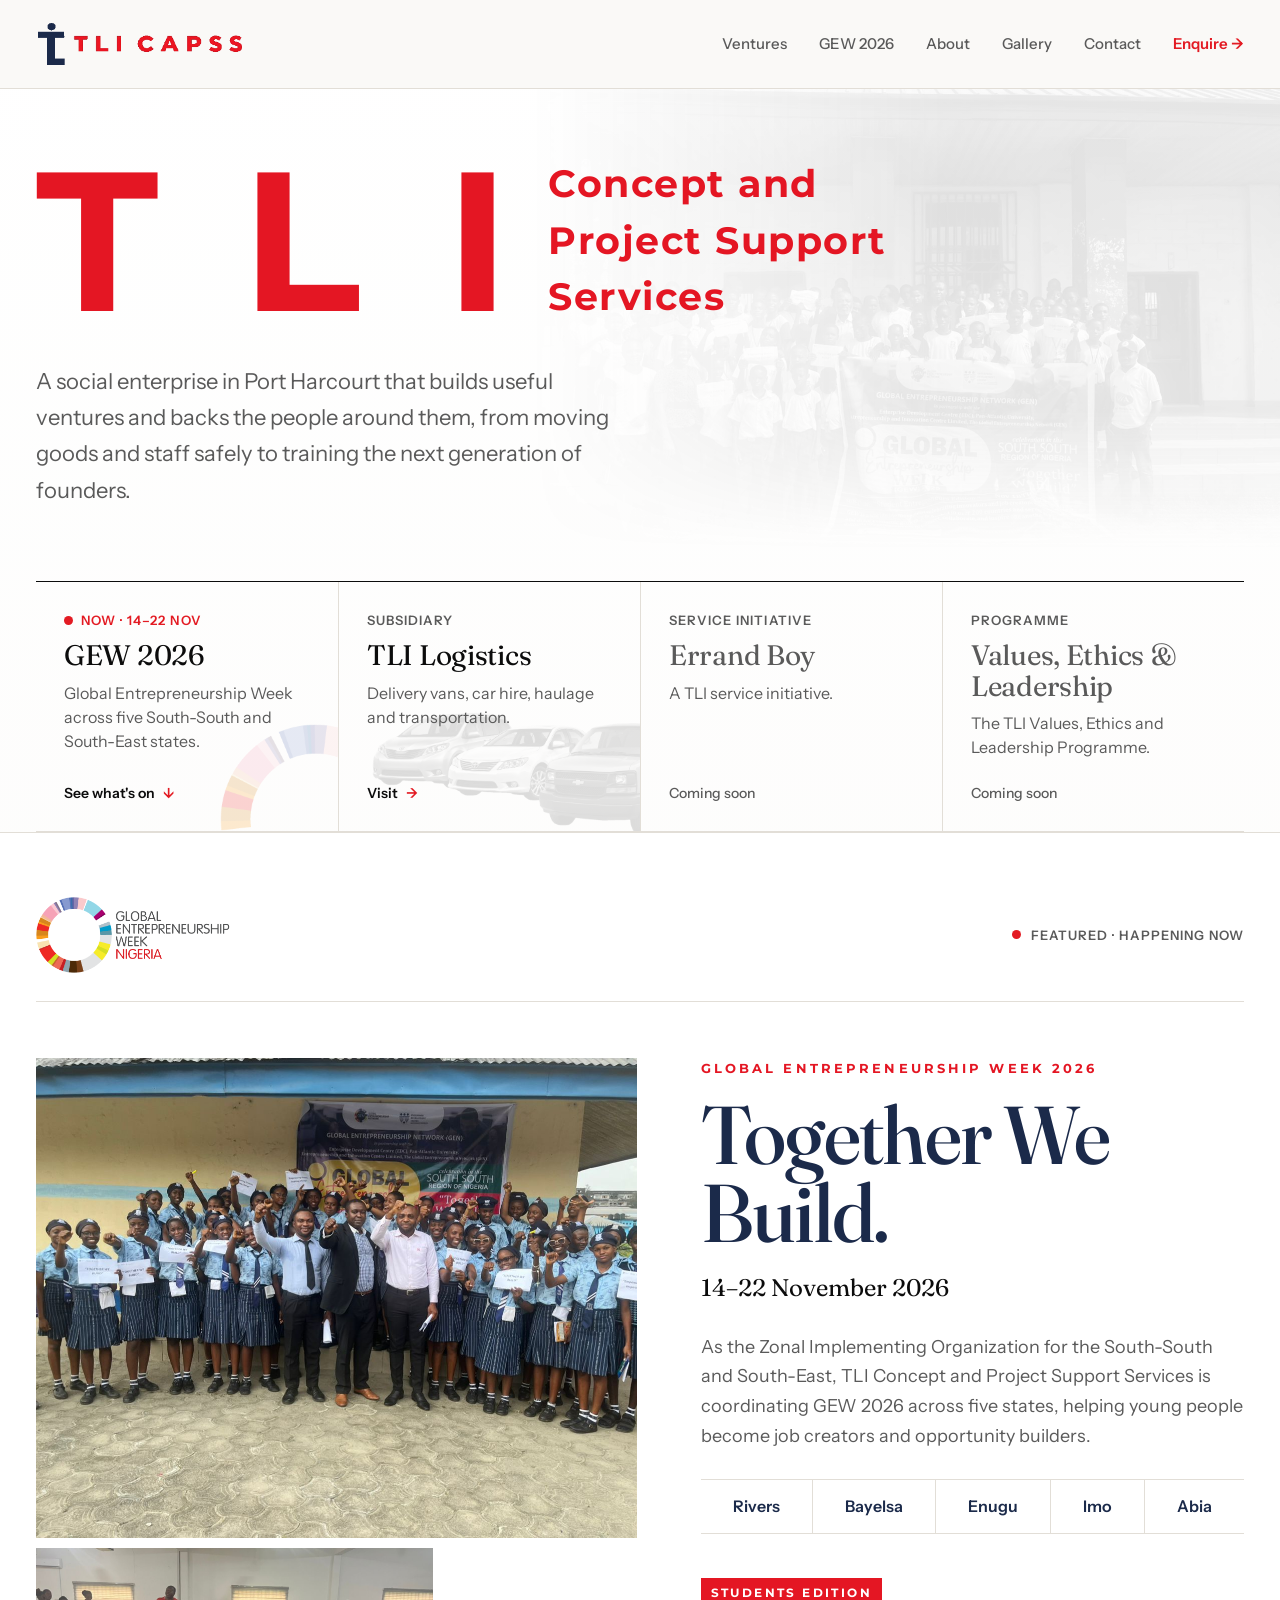
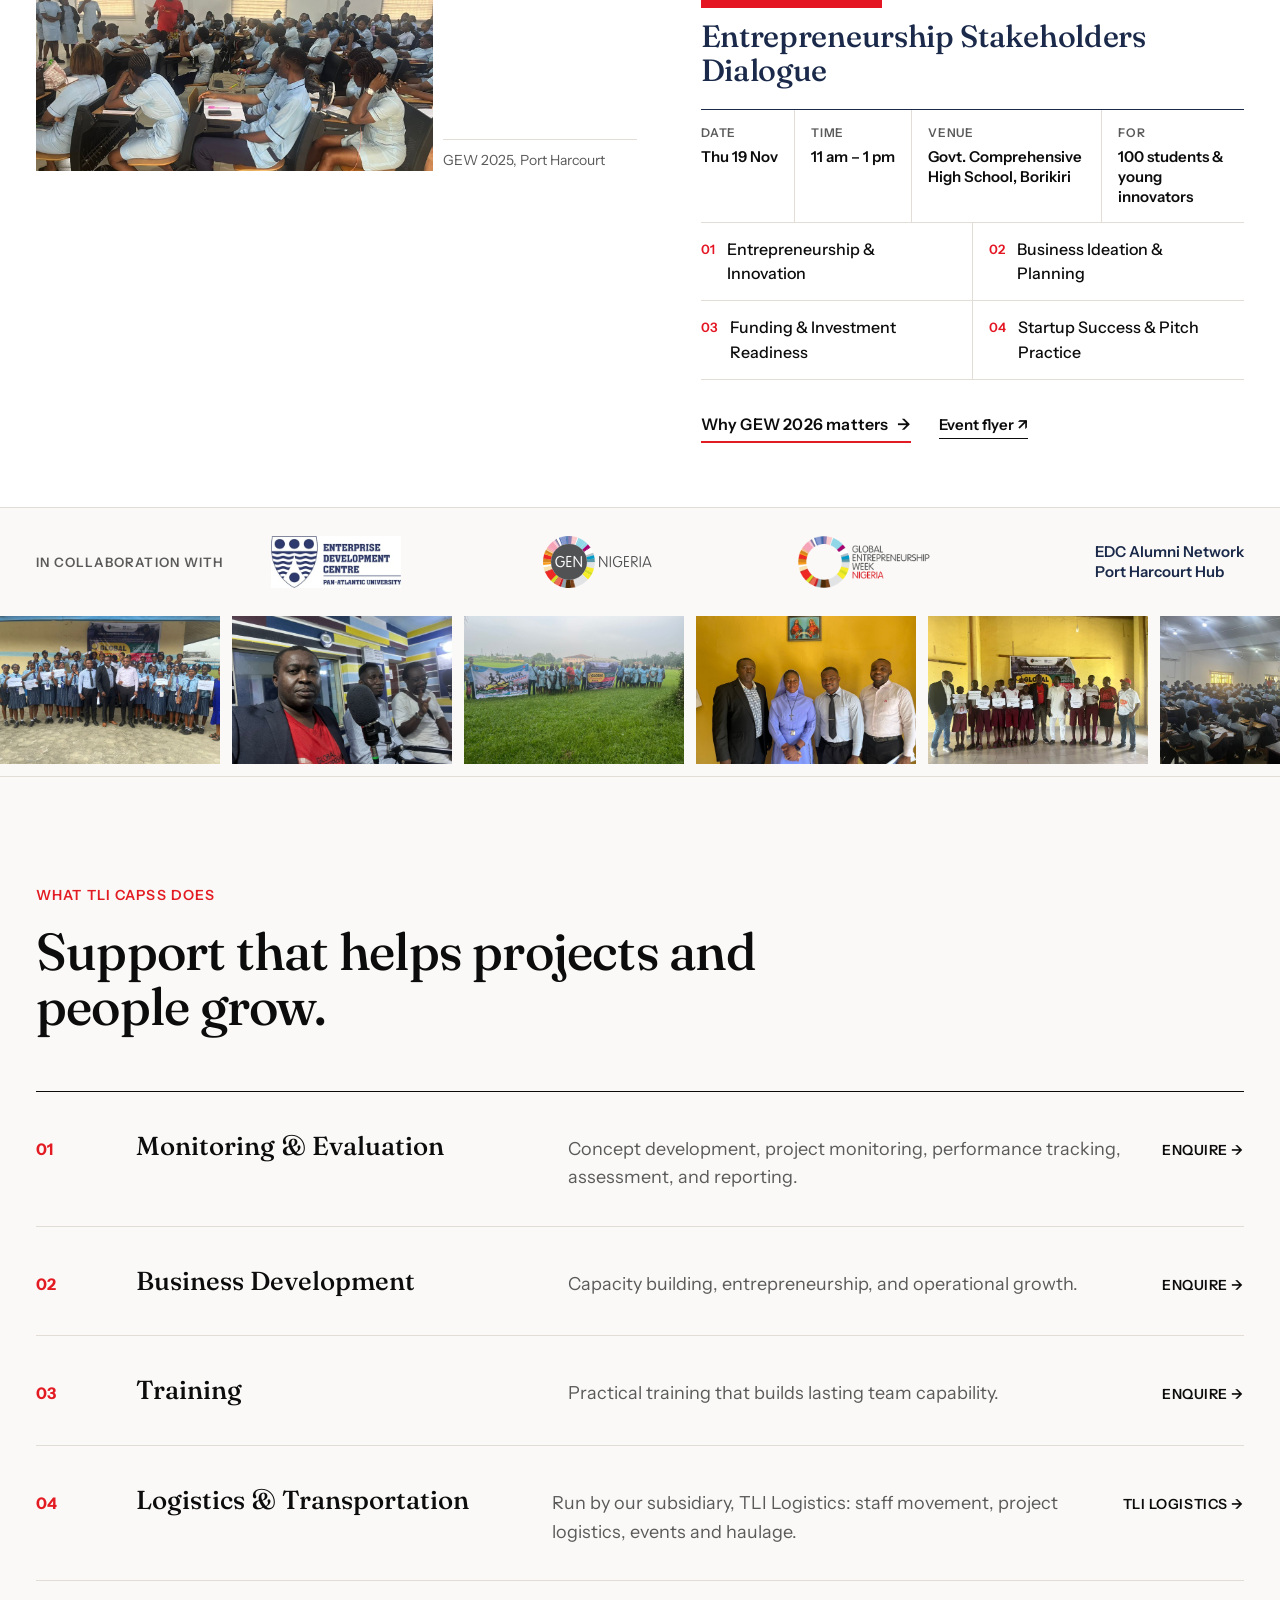
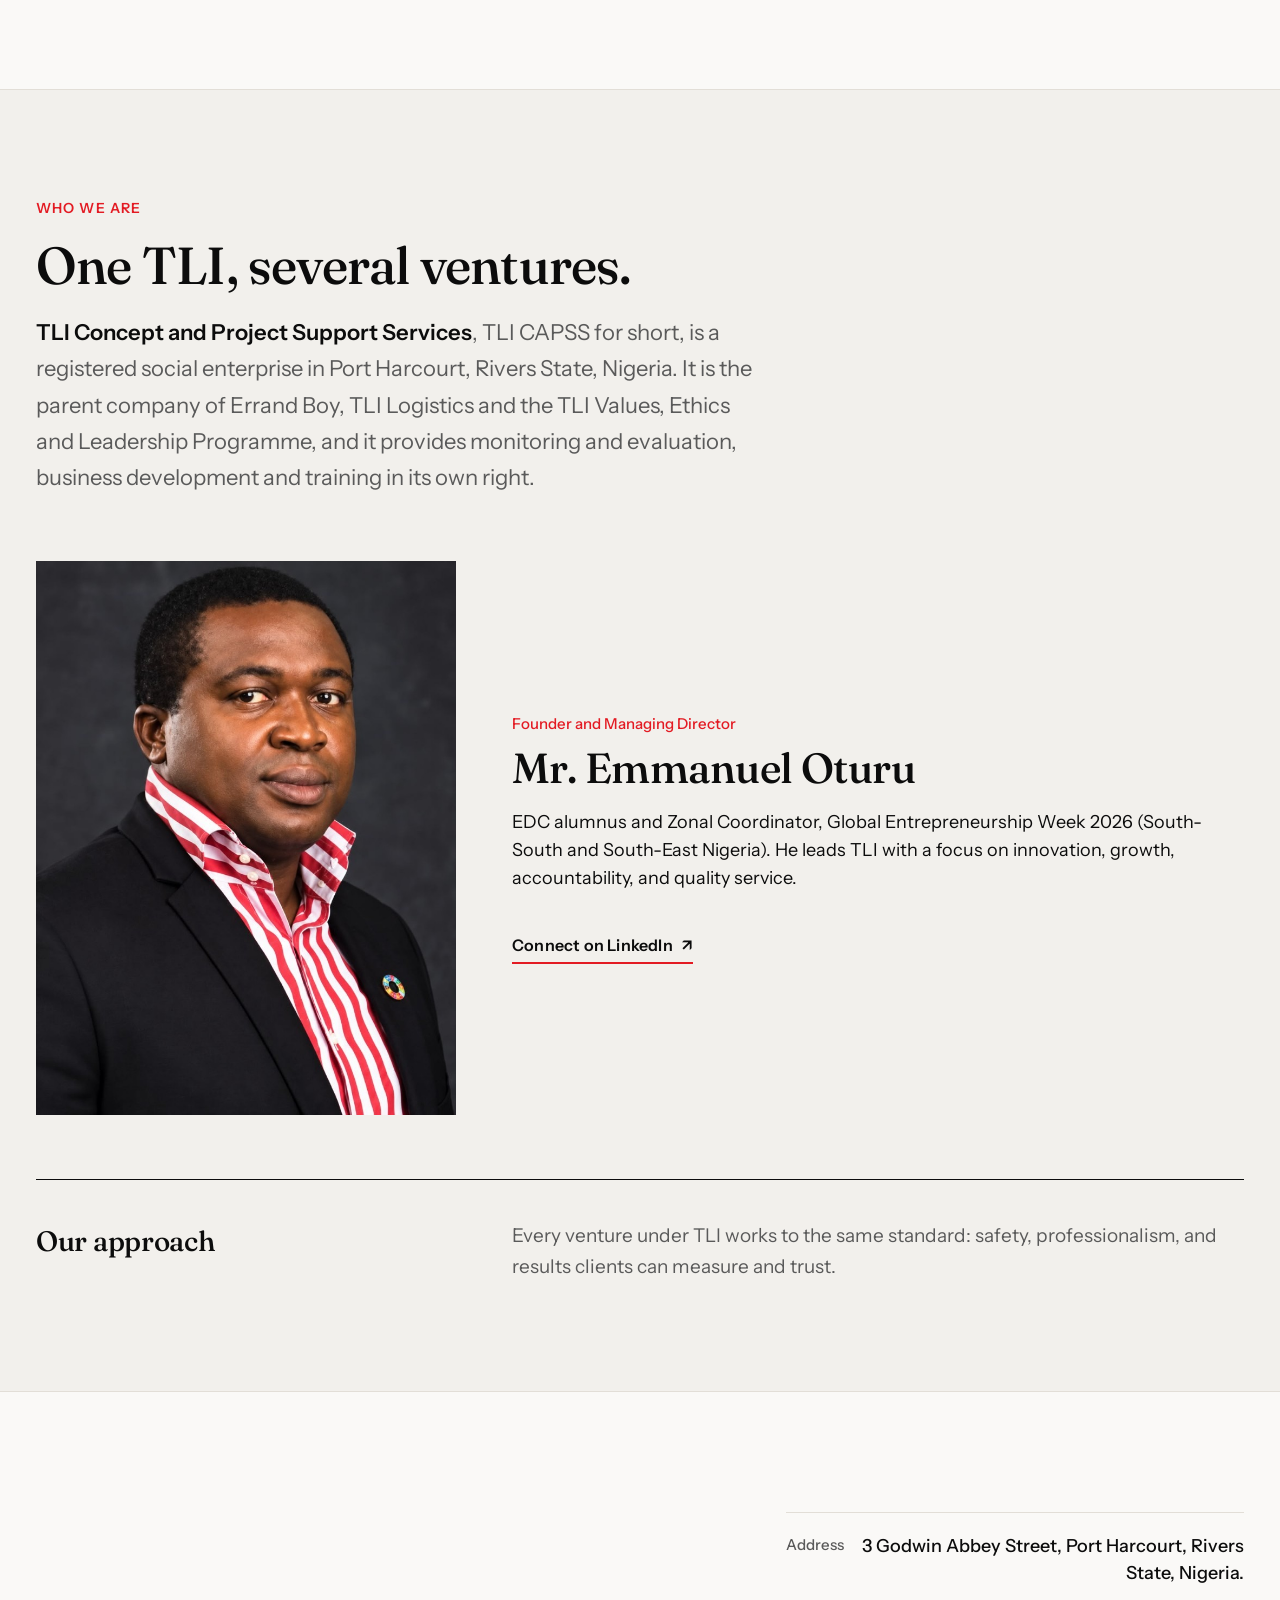
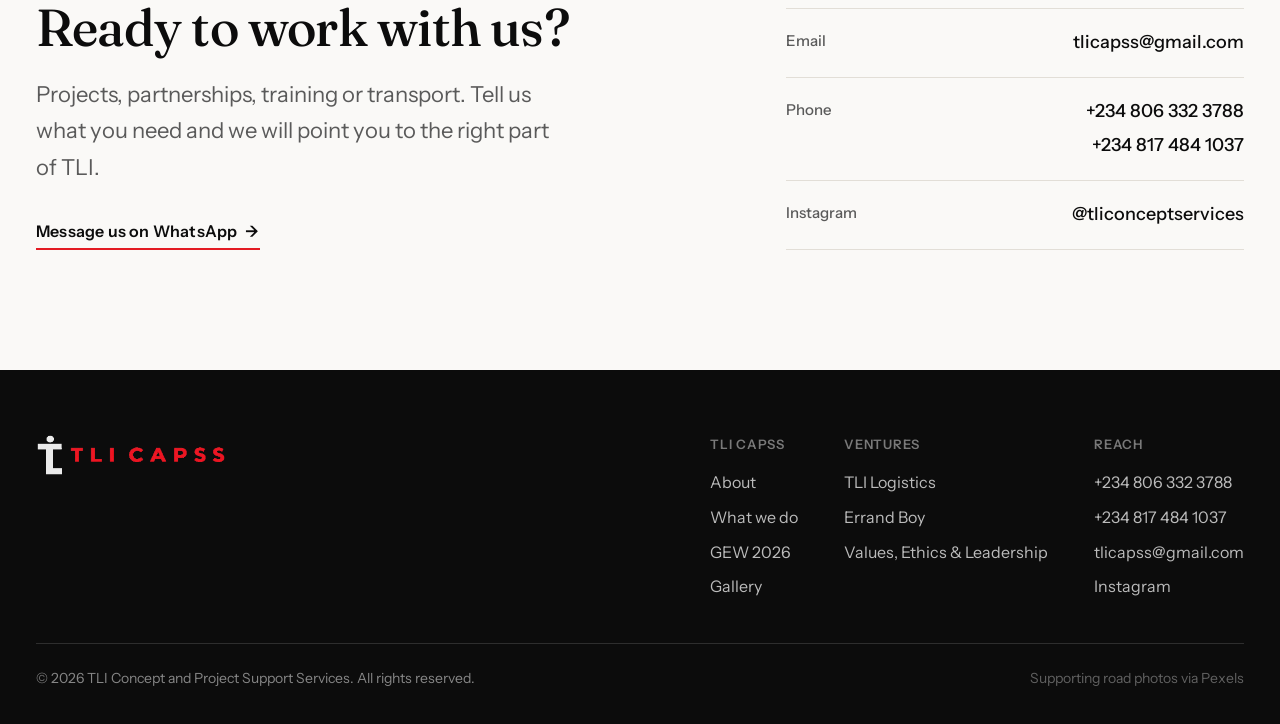
<file: index.html>
<!DOCTYPE html>
<html lang="en">

<head>
  <meta charset="utf-8" />
  <meta name="viewport" content="width=device-width, initial-scale=1" />
  <meta name="description" content="TLI Concept and Project Support Services (TLI CAPSS) is a social enterprise in Port Harcourt, Nigeria, and the parent company of Errand Boy, TLI Logistics and the TLI Values, Ethics and Leadership Programme." />
  <title>TLI Concept and Project Support Services</title>

  <meta property="og:type" content="website" />
  <meta property="og:site_name" content="TLI CAPSS" />
  <meta property="og:title" content="TLI Concept and Project Support Services" />
  <meta property="og:description" content="A Port Harcourt social enterprise and the parent company of Errand Boy, TLI Logistics and the TLI Values, Ethics and Leadership Programme." />
  <meta property="og:url" content="https://tli-beryl.vercel.app/" />
  <meta property="og:image" content="https://tli-beryl.vercel.app/images/brand/social.png" />
  <meta property="og:image:width" content="1200" />
  <meta property="og:image:height" content="630" />
  <meta property="og:image:alt" content="TLI CAPSS" />
  <meta name="twitter:card" content="summary_large_image" />
  <meta name="twitter:title" content="TLI Concept and Project Support Services" />
  <meta name="twitter:description" content="A Port Harcourt social enterprise and the parent company of Errand Boy, TLI Logistics and the TLI Values, Ethics and Leadership Programme." />
  <meta name="twitter:image" content="https://tli-beryl.vercel.app/images/brand/social.png" />

  <link rel="icon" type="image/png" href="images/brand/favicon.png" />
  <link rel="preconnect" href="https://fonts.googleapis.com" />
  <link rel="preconnect" href="https://fonts.gstatic.com" crossorigin />
  <link href="https://fonts.googleapis.com/css2?family=Fraunces:ital,opsz,wght@0,9..144,300..700;1,9..144,300..700&family=Instrument+Sans:wght@400..700&family=Montserrat:wght@600;700&display=swap" rel="stylesheet" />
  <link href="css/site.css" rel="stylesheet" />
</head>

<body>

  <header class="head">
    <div class="wrap head-inner">
      <a class="brand" href="/">
        <img class="brand-logo" src="images/brand/logo-horizontal.png" alt="TLI CAPSS" width="220" height="49" />
      </a>
      <nav class="nav" aria-label="Primary">
        <a href="#ventures">Ventures</a>
        <a href="#gew">GEW 2026</a>
        <a href="#about">About</a>
        <a href="/gallery">Gallery</a>
        <a href="#contact">Contact</a>
        <a class="navcta" href="#contact">Enquire →</a>
      </nav>
      <button type="button" class="nav-toggle" id="navToggle" aria-expanded="false" aria-controls="navDrawer" aria-label="Open menu">
        <span class="nav-toggle-bars" aria-hidden="true"></span>
      </button>
    </div>
    <div class="nav-drawer" id="navDrawer" hidden>
      <nav class="nav-drawer-inner" aria-label="Mobile">
        <a href="#ventures">Ventures</a>
        <a href="#gew">GEW 2026</a>
        <a href="#about">About</a>
        <a href="/gallery">Gallery</a>
        <a href="#contact">Contact</a>
        <a class="navcta" href="#contact">Enquire →</a>
      </nav>
    </div>
  </header>

  <!-- ===== group hero + ventures ===== -->
  <section class="ghero">
    <div class="wrap">
      <div class="ghero-top">
      <span class="ghero-photo" aria-hidden="true"><img src="images/hero-gew-students.webp" alt="" width="1280" height="960" fetchpriority="low" /></span>
      <h1 class="ghero-mark rv">
        <span class="ghero-tli">TLI</span>
        <span class="ghero-full">
          <span>Concept and</span>
          <span>Project Support</span>
          <span>Services</span>
        </span>
      </h1>
      <p class="lede ghero-lede rv">A social enterprise in Port Harcourt that builds useful ventures and backs the people around them, from moving goods and staff safely to training the next generation of founders.</p>
      </div>

      <ul class="vboxes" id="ventures" aria-label="TLI ventures and programmes">
        <li class="vbox vbox--link vbox--gew rv">
          <a href="#gew">
            <span class="vbox-bg vbox-bg--gew" aria-hidden="true"><img src="images/partners/gew-wheel.png" alt="" width="283" height="284" /></span>
            <span class="vbox-kind"><span class="gew-live" aria-hidden="true"></span>Now · 14–22 Nov</span>
            <span class="vbox-name">GEW 2026</span>
            <span class="vbox-desc">Global Entrepreneurship Week across five South-South and South-East states.</span>
            <span class="vbox-go">See what's on <span class="arw">↓</span></span>
          </a>
        </li>
        <li class="vbox vbox--link rv">
          <a href="/logistics">
            <span class="vbox-bg vbox-bg--cars" aria-hidden="true"><img src="images/hero-fleet-cutout.webp" alt="" width="1998" height="747" /></span>
            <span class="vbox-kind">Subsidiary</span>
            <span class="vbox-name">TLI Logistics</span>
            <span class="vbox-desc">Delivery vans, car hire, haulage and transportation.</span>
            <span class="vbox-go">Visit <span class="arw">→</span></span>
          </a>
        </li>
        <li class="vbox rv">
          <div>
            <span class="vbox-kind">Service initiative</span>
            <span class="vbox-name">Errand Boy</span>
            <span class="vbox-desc">A TLI service initiative.</span>
            <span class="vbox-soon">Coming soon</span>
          </div>
        </li>
        <li class="vbox rv">
          <div>
            <span class="vbox-kind">Programme</span>
            <span class="vbox-name">Values, Ethics &amp; Leadership</span>
            <span class="vbox-desc">The TLI Values, Ethics and Leadership Programme.</span>
            <span class="vbox-soon">Coming soon</span>
          </div>
        </li>
      </ul>
    </div>
  </section>

  <!-- ===== GEW 2026 feature: a clean take on the flyer ===== -->
  <section class="gewf" id="gew" aria-labelledby="gew-title">
    <div class="wrap">
      <div class="gewf-bar rv">
        <img class="gewf-logo" src="images/partners/gew-nigeria.png" alt="Global Entrepreneurship Week Nigeria" width="851" height="284" />
        <p class="gewf-when"><span class="gew-live" aria-hidden="true"></span>Featured · Happening now</p>
      </div>

      <div class="gewf-grid">
        <div class="gewf-photos rv">
          <figure class="gewf-main">
            <img src="images/gallery/gew-2025-ph-17.jpg" alt="Secondary school students cheering with their GEW certificates, Port Harcourt" width="1280" height="960" />
          </figure>
          <figure class="gewf-side">
            <img src="images/gallery/gew-2025-ph-12.jpg" alt="Students working through a GEW session at their desks" width="1280" height="960" loading="lazy" />
          </figure>
          <p class="gewf-cap">GEW 2025, Port Harcourt</p>
        </div>

        <div class="gewf-copy rv">
          <p class="gewf-kicker">Global Entrepreneurship Week 2026</p>
          <h2 class="gewf-title" id="gew-title">Together We Build.</h2>
          <p class="gewf-dates">14–22 November 2026</p>
          <p class="gewf-lede">As the Zonal Implementing Organization for the South-South and South-East, TLI Concept and Project Support Services is coordinating GEW&nbsp;2026 across five states, helping young people become job creators and opportunity builders.</p>

          <ul class="gewf-states" aria-label="States">
            <li>Rivers</li>
            <li>Bayelsa</li>
            <li>Enugu</li>
            <li>Imo</li>
            <li>Abia</li>
          </ul>

          <article class="gewf-event" aria-labelledby="gew-event-title">
            <p class="gewf-event-tag">Students Edition</p>
            <h3 id="gew-event-title">Entrepreneurship Stakeholders Dialogue</h3>
            <dl class="gewf-facts">
              <div><dt>Date</dt><dd>Thu 19 Nov</dd></div>
              <div><dt>Time</dt><dd>11 am – 1 pm</dd></div>
              <div><dt>Venue</dt><dd>Govt. Comprehensive High School, Borikiri</dd></div>
              <div><dt>For</dt><dd>100 students &amp; young innovators</dd></div>
            </dl>
            <ol class="gewf-sessions">
              <li>Entrepreneurship &amp; Innovation</li>
              <li>Business Ideation &amp; Planning</li>
              <li>Funding &amp; Investment Readiness</li>
              <li>Startup Success &amp; Pitch Practice</li>
            </ol>
          </article>

          <div class="gewf-links">
            <a class="tlink" href="/gew-2026">Why GEW 2026 matters <span class="arw">→</span></a>
            <a class="gew-flyer" href="images/gew-2026/students-edition-flyer.jpg" target="_blank" rel="noopener">Event flyer <span class="arw">↗</span></a>
          </div>
        </div>
      </div>
    </div>

    <div class="gewf-partners rv" aria-label="GEW 2026 collaborators">
      <div class="wrap">
        <p>In collaboration with</p>
        <ul>
          <li><img src="images/partners/edc.jpg" alt="Enterprise Development Centre, Pan-Atlantic University" width="356" height="142" /></li>
          <li><img src="images/partners/gen-nigeria.svg" alt="Global Entrepreneurship Network Nigeria" width="214" height="98" /></li>
          <li><img src="images/partners/gew-nigeria.png" alt="Global Entrepreneurship Week Nigeria" width="851" height="284" /></li>
          <li class="gew-partners-text">EDC Alumni Network<br />Port Harcourt Hub</li>
        </ul>
      </div>
    </div>

    <div class="marquee" role="region" aria-label="Photos from GEW 2025 in Port Harcourt">
      <ul class="marquee-track">
          <li><img src="images/gallery/gew-2025-ph-11.jpg" alt="Students holding GEW certificates with facilitators" width="1280" height="960" loading="lazy" /></li>
          <li><img src="images/gallery/gew-2025-ph-03.jpg" alt="GEW 2025 guest on a radio microphone" width="1280" height="960" loading="lazy" /></li>
          <li><img src="images/gallery/gew-2025-ph-07.jpg" alt="GEW 2025 Walk banners on a school field" width="1280" height="960" loading="lazy" /></li>
          <li><img src="images/gallery/gew-2025-ph-16.jpg" alt="GEW 2025 facilitators with a school principal" width="1280" height="960" loading="lazy" /></li>
          <li><img src="images/gallery/gew-2025-ph-05.jpg" alt="Students with certificates at GEW 2025" width="1280" height="960" loading="lazy" /></li>
          <li><img src="images/gallery/gew-2025-ph-13.jpg" alt="A full hall of students at GEW 2025" width="1280" height="960" loading="lazy" /></li>
          <li><img src="images/gallery/gew-2025-ph-01.jpg" alt="GEW 2025 facilitators holding certificates in a studio" width="1280" height="960" loading="lazy" /></li>
          <li><img src="images/gallery/gew-2025-ph-10.jpg" alt="Students behind GEW 2025 Walk banners" width="1280" height="960" loading="lazy" /></li>
          <li><img src="images/gallery/gew-2025-ph-06.jpg" alt="Students seated in a school hall for GEW 2025" width="1280" height="960" loading="lazy" /></li>
          <li><img src="images/gallery/gew-2025-ph-15.jpg" alt="Students and facilitators with certificates at GEW 2025" width="1280" height="960" loading="lazy" /></li>
          <li><img src="images/gallery/gew-2025-ph-02.jpg" alt="GEW 2025 radio studio session in Port Harcourt" width="1280" height="960" loading="lazy" /></li>
          <li><img src="images/gallery/gew-2025-ph-12.jpg" alt="Students working in a GEW 2025 session" width="1280" height="960" loading="lazy" /></li>
          <li><img src="images/gallery/gew-2025-ph-09.jpg" alt="GEW 2025 Walk participants with banners" width="1280" height="960" loading="lazy" /></li>
          <li><img src="images/gallery/gew-2025-ph-17.jpg" alt="Students with certificates in front of a GEW banner" width="1280" height="960" loading="lazy" /></li>
          <li><img src="images/gallery/gew-2025-ph-04.jpg" alt="Students with a GEW 2025 banner outside a school" width="1280" height="960" loading="lazy" /></li>
          <li><img src="images/gallery/gew-2025-ph-08.jpg" alt="GEW 2025 Walk banners on a school compound" width="1280" height="960" loading="lazy" /></li>
          <li><img src="images/gallery/gew-2025-ph-14.jpg" alt="Students in a hall at GEW 2025" width="1280" height="960" loading="lazy" /></li>
          <li aria-hidden="true"><img src="images/gallery/gew-2025-ph-11.jpg" alt="" width="1280" height="960" loading="lazy" /></li>
          <li aria-hidden="true"><img src="images/gallery/gew-2025-ph-03.jpg" alt="" width="1280" height="960" loading="lazy" /></li>
          <li aria-hidden="true"><img src="images/gallery/gew-2025-ph-07.jpg" alt="" width="1280" height="960" loading="lazy" /></li>
          <li aria-hidden="true"><img src="images/gallery/gew-2025-ph-16.jpg" alt="" width="1280" height="960" loading="lazy" /></li>
          <li aria-hidden="true"><img src="images/gallery/gew-2025-ph-05.jpg" alt="" width="1280" height="960" loading="lazy" /></li>
          <li aria-hidden="true"><img src="images/gallery/gew-2025-ph-13.jpg" alt="" width="1280" height="960" loading="lazy" /></li>
          <li aria-hidden="true"><img src="images/gallery/gew-2025-ph-01.jpg" alt="" width="1280" height="960" loading="lazy" /></li>
          <li aria-hidden="true"><img src="images/gallery/gew-2025-ph-10.jpg" alt="" width="1280" height="960" loading="lazy" /></li>
          <li aria-hidden="true"><img src="images/gallery/gew-2025-ph-06.jpg" alt="" width="1280" height="960" loading="lazy" /></li>
          <li aria-hidden="true"><img src="images/gallery/gew-2025-ph-15.jpg" alt="" width="1280" height="960" loading="lazy" /></li>
          <li aria-hidden="true"><img src="images/gallery/gew-2025-ph-02.jpg" alt="" width="1280" height="960" loading="lazy" /></li>
          <li aria-hidden="true"><img src="images/gallery/gew-2025-ph-12.jpg" alt="" width="1280" height="960" loading="lazy" /></li>
          <li aria-hidden="true"><img src="images/gallery/gew-2025-ph-09.jpg" alt="" width="1280" height="960" loading="lazy" /></li>
          <li aria-hidden="true"><img src="images/gallery/gew-2025-ph-17.jpg" alt="" width="1280" height="960" loading="lazy" /></li>
          <li aria-hidden="true"><img src="images/gallery/gew-2025-ph-04.jpg" alt="" width="1280" height="960" loading="lazy" /></li>
          <li aria-hidden="true"><img src="images/gallery/gew-2025-ph-08.jpg" alt="" width="1280" height="960" loading="lazy" /></li>
          <li aria-hidden="true"><img src="images/gallery/gew-2025-ph-14.jpg" alt="" width="1280" height="960" loading="lazy" /></li>
      </ul>
    </div>
  </section>

  <!-- ===== what we do ===== -->
  <section class="section" id="services">
    <div class="wrap">
      <div class="section-lead rv">
        <p class="eyebrow">What TLI CAPSS does</p>
        <h2>Support that helps projects and people grow.</h2>
      </div>
      <div class="ledger">
        <div class="ledger-row rv">
          <div class="ledger-no">01</div>
          <div class="ledger-name">Monitoring &amp; Evaluation</div>
          <div class="ledger-desc">Concept development, project monitoring, performance tracking, assessment, and reporting.</div>
          <a class="ledger-go" href="https://wa.me/2348174841037" target="_blank" rel="noopener">Enquire →</a>
        </div>
        <div class="ledger-row rv">
          <div class="ledger-no">02</div>
          <div class="ledger-name">Business Development</div>
          <div class="ledger-desc">Capacity building, entrepreneurship, and operational growth.</div>
          <a class="ledger-go" href="https://wa.me/2348174841037" target="_blank" rel="noopener">Enquire →</a>
        </div>
        <div class="ledger-row rv">
          <div class="ledger-no">03</div>
          <div class="ledger-name">Training</div>
          <div class="ledger-desc">Practical training that builds lasting team capability.</div>
          <a class="ledger-go" href="https://wa.me/2348174841037" target="_blank" rel="noopener">Enquire →</a>
        </div>
        <div class="ledger-row rv">
          <div class="ledger-no">04</div>
          <div class="ledger-name">Logistics &amp; Transportation</div>
          <div class="ledger-desc">Run by our subsidiary, TLI Logistics: staff movement, project logistics, events and haulage.</div>
          <a class="ledger-go" href="/logistics">TLI Logistics →</a>
        </div>
      </div>
    </div>
  </section>

  <!-- ===== about ===== -->
  <section class="section section--mist" id="about">
    <div class="wrap">
      <div class="section-lead rv">
        <p class="eyebrow">Who we are</p>
        <h2>One TLI, several ventures.</h2>
        <p class="lede about-lede"><strong>TLI Concept and Project Support Services</strong>, TLI CAPSS for short, is a registered social enterprise in Port Harcourt, Rivers State, Nigeria. It is the parent company of Errand Boy, TLI Logistics and the TLI Values, Ethics and Leadership Programme, and it provides monitoring and evaluation, business development and training in its own right.</p>
      </div>
      <div class="about-ceo rv">
        <figure class="about-photo">
          <img src="images/brand/ceo.jpg" alt="Mr. Emmanuel Oturu, Founder and Managing Director of TLI Concept and Project Support Services" width="776" height="1024" />
        </figure>
        <div class="about-meta">
          <p class="about-role">Founder and Managing Director</p>
          <h3>Mr. Emmanuel Oturu</h3>
          <p>EDC alumnus and Zonal Coordinator, Global Entrepreneurship Week 2026 (South-South and South-East Nigeria). He leads TLI with a focus on innovation, growth, accountability, and quality service.</p>
          <a class="tlink about-link" href="https://www.linkedin.com/in/emmanuel-oturu-44769339/" target="_blank" rel="noopener">Connect on LinkedIn <span class="arw">↗</span></a>
        </div>
      </div>

      <div class="about-approach rv">
        <h3>Our approach</h3>
        <p>Every venture under TLI works to the same standard: safety, professionalism, and results clients can measure and trust.</p>
      </div>
    </div>
  </section>

  <!-- ===== contact ===== -->
  <section class="close" id="contact">
    <div class="wrap">
      <div class="close-grid">
        <div class="rv">
          <h2>Ready to work with us?</h2>
          <p class="lede">Projects, partnerships, training or transport. Tell us what you need and we will point you to the right part of TLI.</p>
          <div class="close-cta">
            <a class="tlink" href="https://wa.me/2348174841037?text=Hello%20TLI%20CAPSS%2C%20I%27d%20like%20to%20make%20an%20enquiry" target="_blank" rel="noopener">
              Message us on WhatsApp <span class="arw">→</span>
            </a>
          </div>
        </div>
        <ul class="close-list rv">
          <li>
            <span class="k">Address</span>
            <span class="v">3 Godwin Abbey Street, Port Harcourt, Rivers State, Nigeria.</span>
          </li>
          <li>
            <span class="k">Email</span>
            <a class="v contact-nowrap" href="mailto:tlicapss@gmail.com">tlicapss@gmail.com</a>
          </li>
          <li>
            <span class="k">Phone</span>
            <span class="v contact-stack">
              <a class="contact-nowrap" href="tel:+2348063323788">+234 806 332 3788</a>
              <a class="contact-nowrap" href="tel:+2348174841037">+234 817 484 1037</a>
            </span>
          </li>
          <li>
            <span class="k">Instagram</span>
            <a class="v contact-nowrap" href="https://www.instagram.com/tliconceptservices/" target="_blank" rel="noopener">@tliconceptservices</a>
          </li>
        </ul>
      </div>
    </div>
  </section>

  <footer class="foot">
    <div class="wrap">
      <div class="foot-top">
        <a class="brand" href="/">
          <img class="brand-logo brand-logo--foot" src="images/brand/logo-horizontal-on-dark.png" alt="TLI CAPSS" width="220" height="49" />
        </a>
        <div class="foot-links">
          <div class="foot-col">
            <h5>TLI CAPSS</h5>
            <a href="#about">About</a>
            <a href="#services">What we do</a>
            <a href="/gew-2026">GEW 2026</a>
            <a href="/gallery">Gallery</a>
          </div>
          <div class="foot-col">
            <h5>Ventures</h5>
            <a href="/logistics">TLI Logistics</a>
            <a href="#ventures">Errand Boy</a>
            <a href="#ventures">Values, Ethics &amp; Leadership</a>
          </div>
          <div class="foot-col">
            <h5>Reach</h5>
            <a class="contact-nowrap" href="tel:+2348063323788">+234 806 332 3788</a>
            <a class="contact-nowrap" href="tel:+2348174841037">+234 817 484 1037</a>
            <a class="contact-nowrap" href="mailto:tlicapss@gmail.com">tlicapss@gmail.com</a>
            <a href="https://www.instagram.com/tliconceptservices/" target="_blank" rel="noopener">Instagram</a>
          </div>
        </div>
      </div>
      <div class="foot-bottom">
        <span>&copy; 2026 TLI Concept and Project Support Services. All rights reserved.</span>
        <span class="foot-credit">Supporting road photos via Pexels</span>
      </div>
    </div>
  </footer>

  <script src="js/site.js" defer></script>
</body>

</html>
</file>
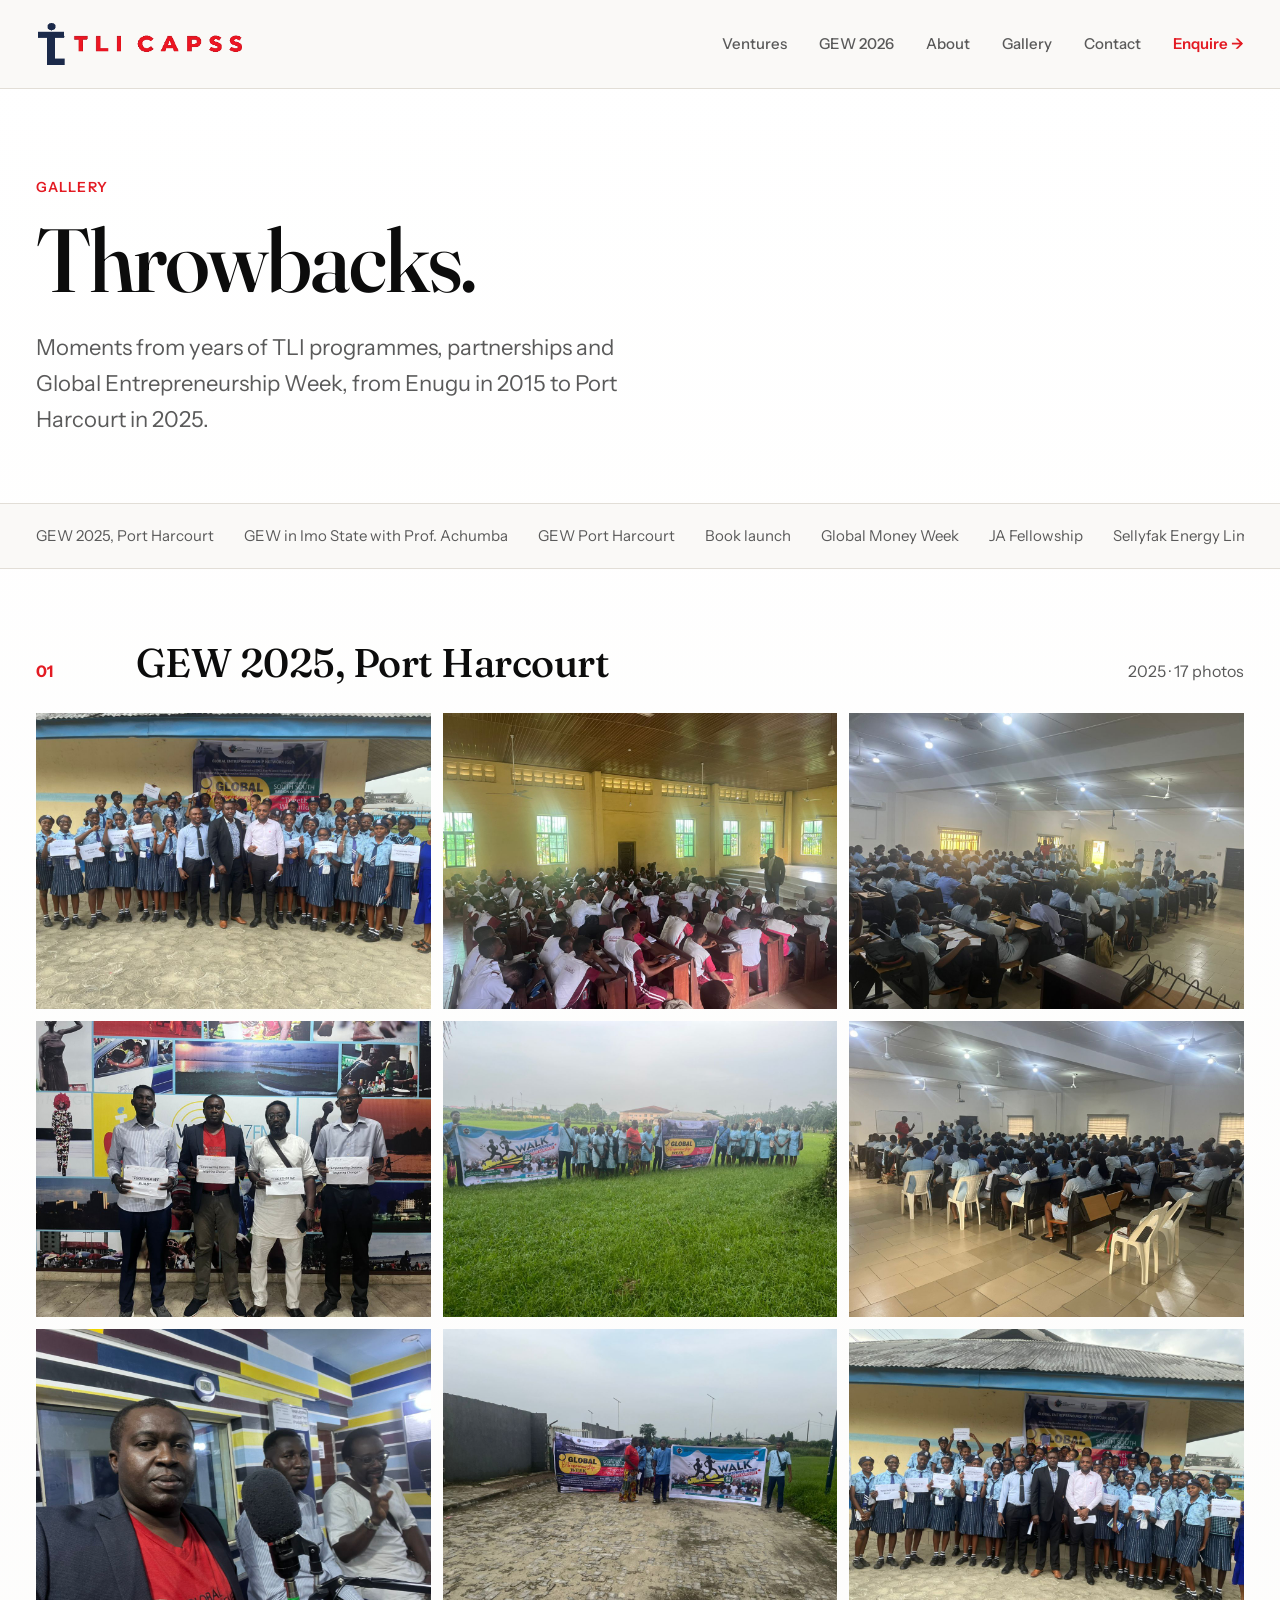
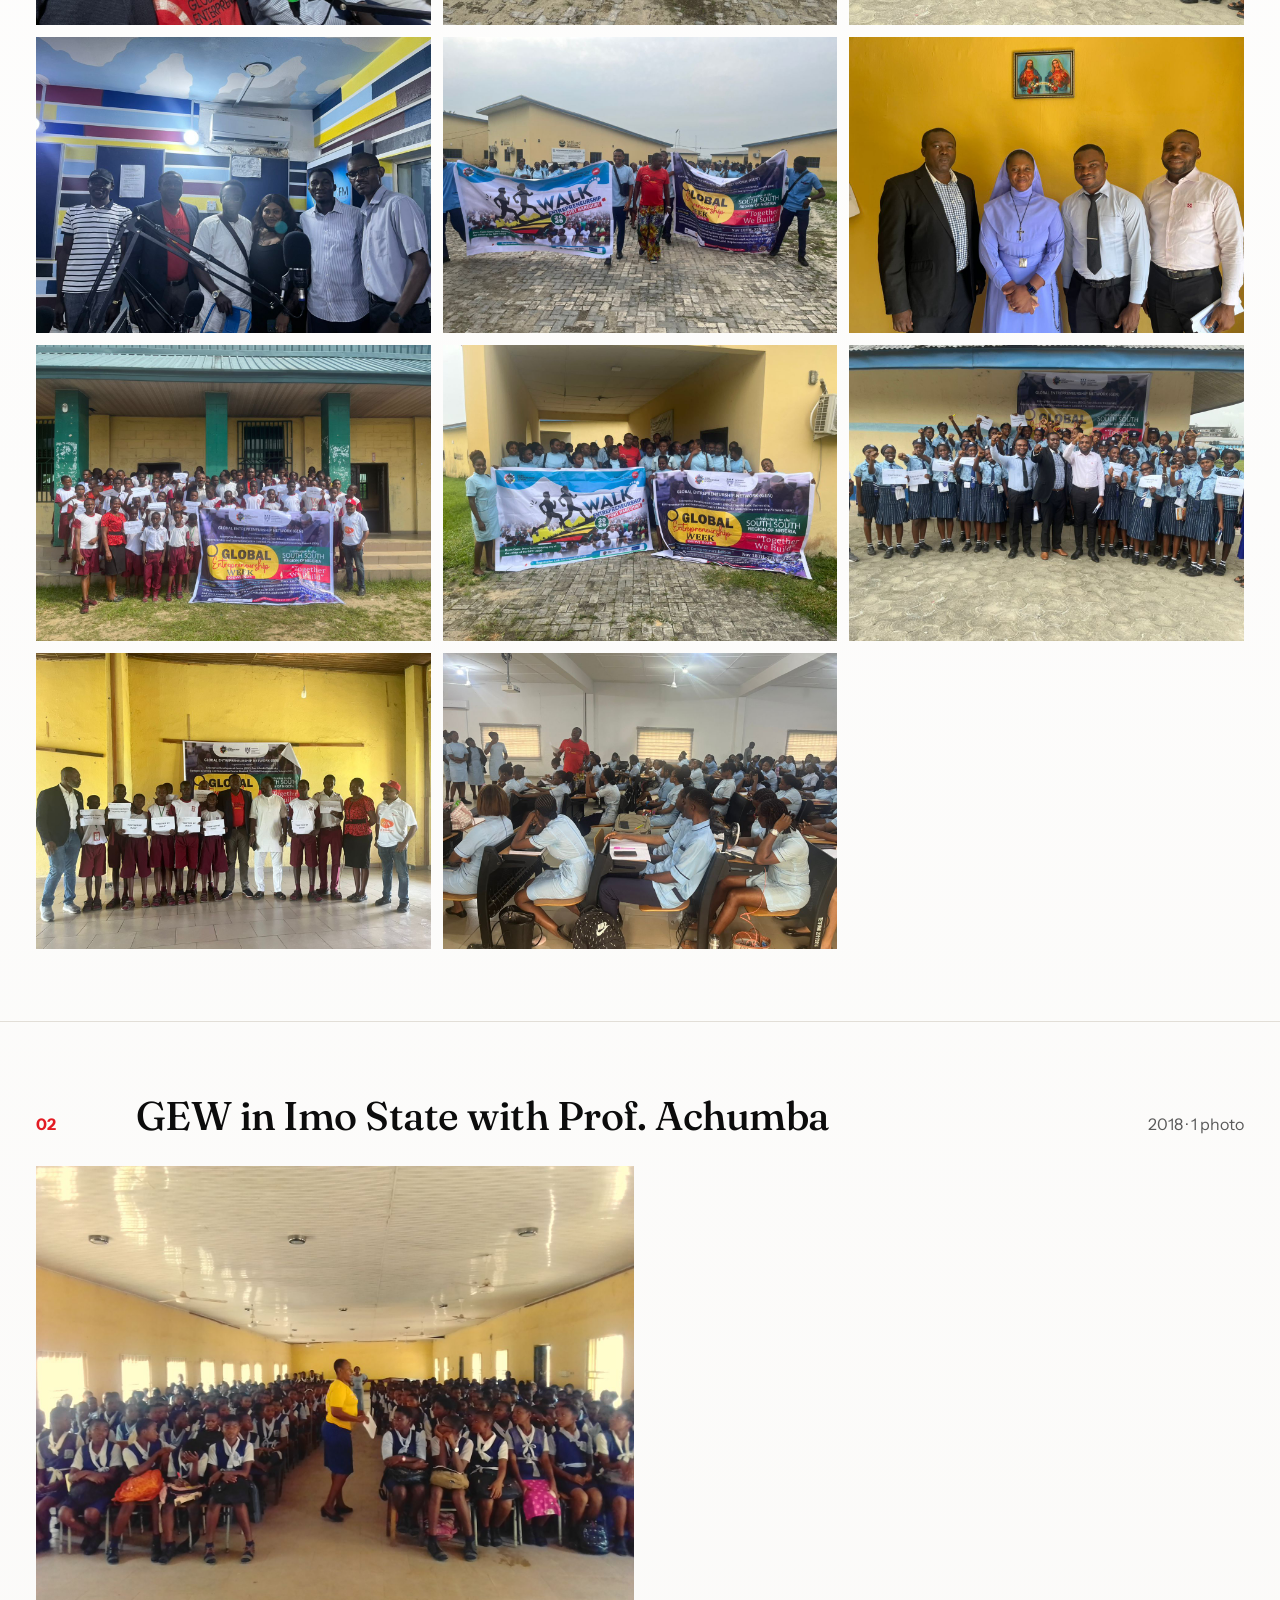
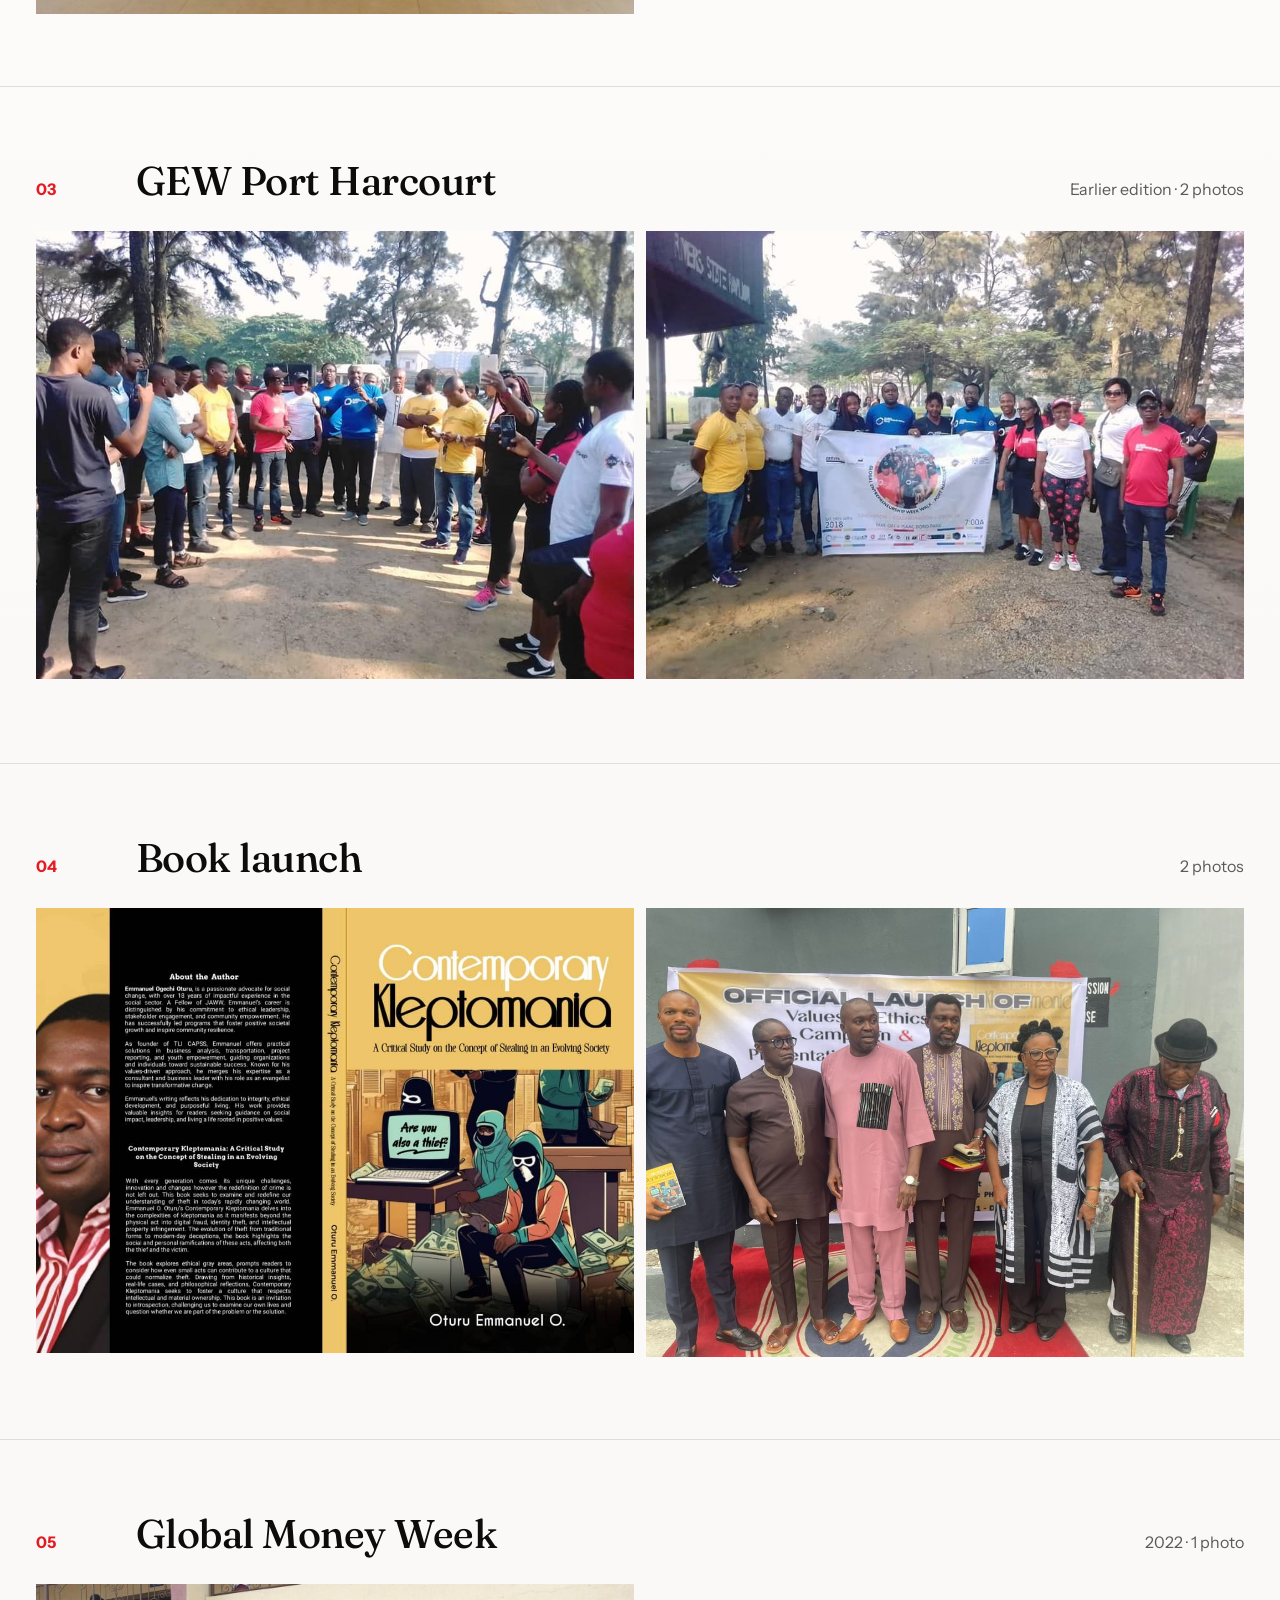
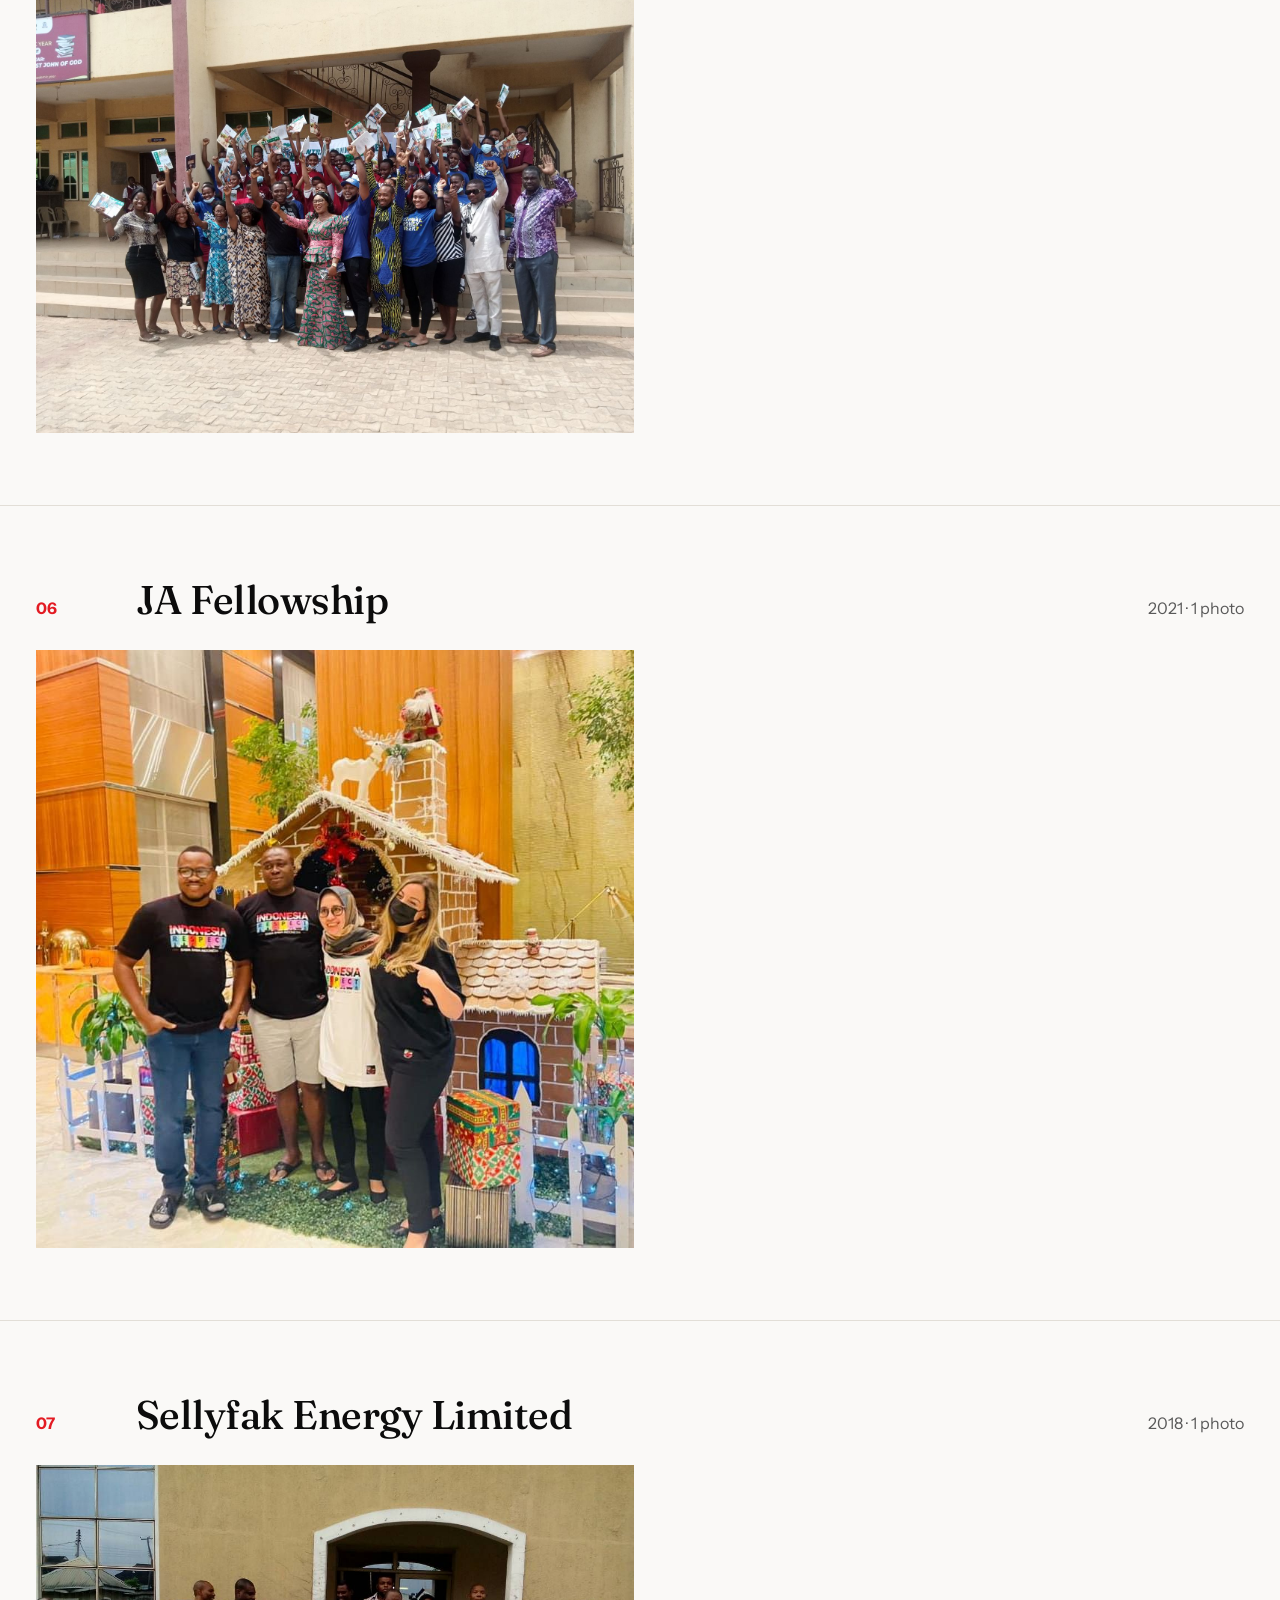
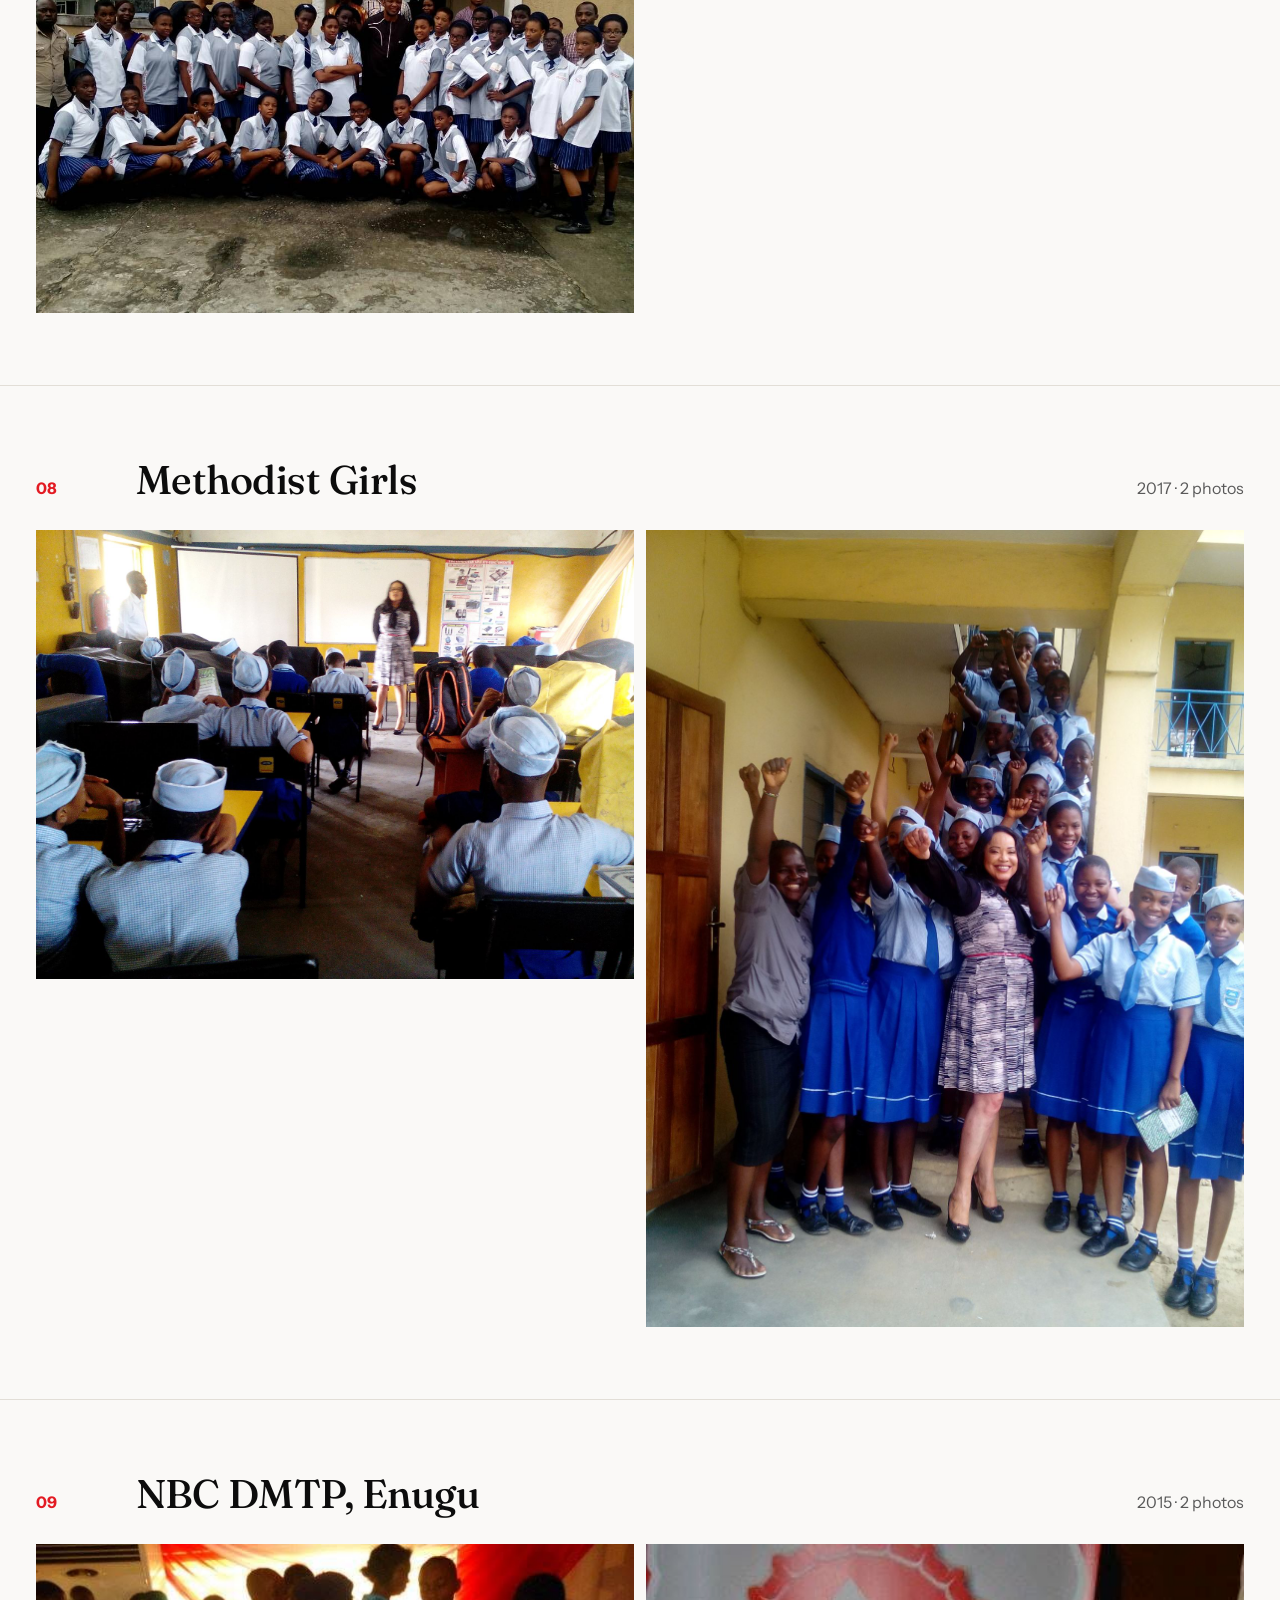
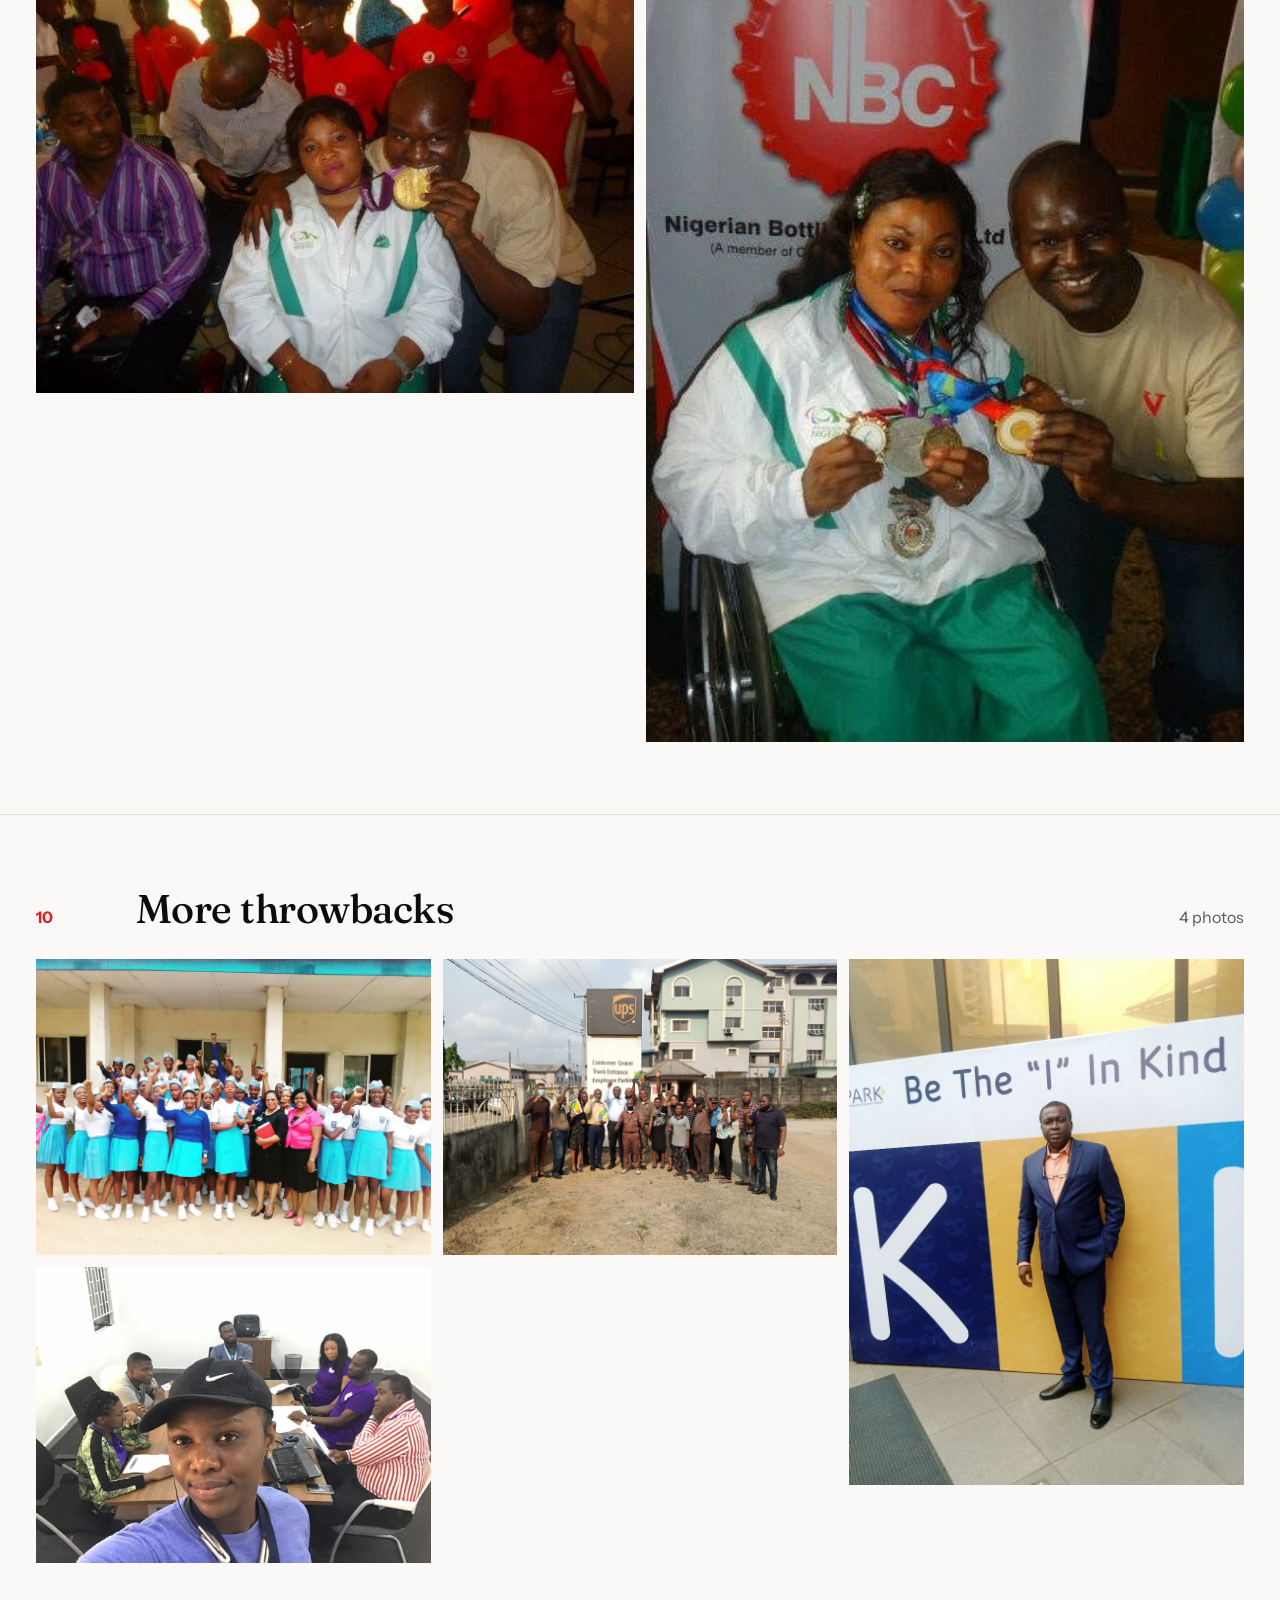
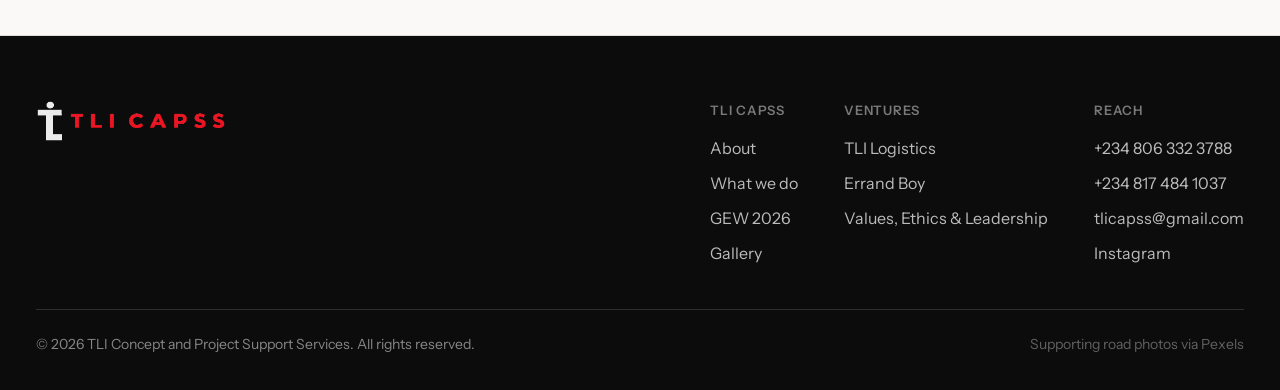
<file: gallery.html>
<!DOCTYPE html>
<html lang="en">

<head>
  <meta charset="utf-8" />
  <meta name="viewport" content="width=device-width, initial-scale=1" />
  <meta name="description" content="Throwback photos from TLI Concept and Project Support Services programmes, partnerships and Global Entrepreneurship Week." />
  <title>Gallery — TLI Concept and Project Support Services</title>

  <meta property="og:type" content="website" />
  <meta property="og:site_name" content="TLI CAPSS" />
  <meta property="og:title" content="Gallery — TLI Concept and Project Support Services" />
  <meta property="og:description" content="Throwback photos from TLI Concept and Project Support Services programmes, partnerships and Global Entrepreneurship Week." />
  <meta property="og:url" content="https://tli-beryl.vercel.app/gallery" />
  <meta property="og:image" content="https://tli-beryl.vercel.app/images/brand/social.png" />
  <meta property="og:image:width" content="1200" />
  <meta property="og:image:height" content="630" />
  <meta property="og:image:alt" content="TLI CAPSS" />
  <meta name="twitter:card" content="summary_large_image" />
  <meta name="twitter:title" content="Gallery — TLI Concept and Project Support Services" />
  <meta name="twitter:description" content="Throwback photos from TLI Concept and Project Support Services programmes, partnerships and Global Entrepreneurship Week." />
  <meta name="twitter:image" content="https://tli-beryl.vercel.app/images/brand/social.png" />

  <link rel="icon" type="image/png" href="images/brand/favicon.png" />
  <link rel="preconnect" href="https://fonts.googleapis.com" />
  <link rel="preconnect" href="https://fonts.gstatic.com" crossorigin />
  <link href="https://fonts.googleapis.com/css2?family=Fraunces:ital,opsz,wght@0,9..144,300..700;1,9..144,300..700&family=Instrument+Sans:wght@400..700&family=Montserrat:wght@600;700&display=swap" rel="stylesheet" />
  <link href="css/site.css" rel="stylesheet" />
</head>

<body>

  <header class="head">
    <div class="wrap head-inner">
      <a class="brand" href="/">
        <img class="brand-logo" src="images/brand/logo-horizontal.png" alt="TLI CAPSS" width="220" height="49" />
      </a>
      <nav class="nav" aria-label="Primary">
        <a href="/#ventures">Ventures</a>
        <a href="/#gew">GEW 2026</a>
        <a href="/#about">About</a>
        <a href="/gallery">Gallery</a>
        <a href="/#contact">Contact</a>
        <a class="navcta" href="/#contact">Enquire →</a>
      </nav>
      <button type="button" class="nav-toggle" id="navToggle" aria-expanded="false" aria-controls="navDrawer" aria-label="Open menu">
        <span class="nav-toggle-bars" aria-hidden="true"></span>
      </button>
    </div>
    <div class="nav-drawer" id="navDrawer" hidden>
      <nav class="nav-drawer-inner" aria-label="Mobile">
        <a href="/#ventures">Ventures</a>
        <a href="/#gew">GEW 2026</a>
        <a href="/#about">About</a>
        <a href="/gallery">Gallery</a>
        <a href="/#contact">Contact</a>
        <a class="navcta" href="/#contact">Enquire →</a>
      </nav>
    </div>
  </header>

  <section class="phead">
    <div class="wrap">
      <p class="eyebrow rv">Gallery</p>
      <h1 class="rv">Throwbacks.</h1>
      <p class="lede rv">Moments from years of TLI programmes, partnerships and Global Entrepreneurship Week, from Enugu in 2015 to Port Harcourt in 2025.</p>
    </div>
  </section>

  <nav class="gal-nav" aria-label="Gallery sets">
    <div class="wrap">
      <ul>
        <li><a href="#gew-2025">GEW 2025, Port Harcourt</a></li>
        <li><a href="#gew-imo">GEW in Imo State with Prof. Achumba</a></li>
        <li><a href="#gew-ph">GEW Port Harcourt</a></li>
        <li><a href="#book-launch">Book launch</a></li>
        <li><a href="#global-money-week">Global Money Week</a></li>
        <li><a href="#ja-fellowship">JA Fellowship</a></li>
        <li><a href="#sellyfak">Sellyfak Energy Limited</a></li>
        <li><a href="#methodist-girls">Methodist Girls</a></li>
        <li><a href="#nbc-dmtp-enugu">NBC DMTP, Enugu</a></li>
        <li><a href="#more">More throwbacks</a></li>
      </ul>
    </div>
  </nav>

  <section class="gal-set" id="gew-2025">
    <div class="wrap">
      <div class="gal-set-head rv">
        <span class="gal-set-no">01</span>
        <h2>GEW 2025, Port Harcourt</h2>
        <span class="gal-set-meta">2025 · 17 photos</span>
      </div>
      <div class="gal-grid">
          <button type="button" data-full="images/gallery/gew-2025-ph-11.jpg" data-cap="GEW 2025, Port Harcourt"><img src="images/gallery/gew-2025-ph-11.jpg" alt="GEW 2025 in Port Harcourt" width="1280" height="960" loading="lazy" /></button>
          <button type="button" data-full="images/gallery/gew-2025-ph-01.jpg" data-cap="GEW 2025, Port Harcourt"><img src="images/gallery/gew-2025-ph-01.jpg" alt="GEW 2025 in Port Harcourt" width="1280" height="960" loading="lazy" /></button>
          <button type="button" data-full="images/gallery/gew-2025-ph-03.jpg" data-cap="GEW 2025, Port Harcourt"><img src="images/gallery/gew-2025-ph-03.jpg" alt="GEW 2025 in Port Harcourt" width="1280" height="960" loading="lazy" /></button>
          <button type="button" data-full="images/gallery/gew-2025-ph-02.jpg" data-cap="GEW 2025, Port Harcourt"><img src="images/gallery/gew-2025-ph-02.jpg" alt="GEW 2025 in Port Harcourt" width="1280" height="960" loading="lazy" /></button>
          <button type="button" data-full="images/gallery/gew-2025-ph-04.jpg" data-cap="GEW 2025, Port Harcourt"><img src="images/gallery/gew-2025-ph-04.jpg" alt="GEW 2025 in Port Harcourt" width="1280" height="960" loading="lazy" /></button>
          <button type="button" data-full="images/gallery/gew-2025-ph-05.jpg" data-cap="GEW 2025, Port Harcourt"><img src="images/gallery/gew-2025-ph-05.jpg" alt="GEW 2025 in Port Harcourt" width="1280" height="960" loading="lazy" /></button>
          <button type="button" data-full="images/gallery/gew-2025-ph-06.jpg" data-cap="GEW 2025, Port Harcourt"><img src="images/gallery/gew-2025-ph-06.jpg" alt="GEW 2025 in Port Harcourt" width="1280" height="960" loading="lazy" /></button>
          <button type="button" data-full="images/gallery/gew-2025-ph-07.jpg" data-cap="GEW 2025, Port Harcourt"><img src="images/gallery/gew-2025-ph-07.jpg" alt="GEW 2025 in Port Harcourt" width="1280" height="960" loading="lazy" /></button>
          <button type="button" data-full="images/gallery/gew-2025-ph-08.jpg" data-cap="GEW 2025, Port Harcourt"><img src="images/gallery/gew-2025-ph-08.jpg" alt="GEW 2025 in Port Harcourt" width="1280" height="960" loading="lazy" /></button>
          <button type="button" data-full="images/gallery/gew-2025-ph-09.jpg" data-cap="GEW 2025, Port Harcourt"><img src="images/gallery/gew-2025-ph-09.jpg" alt="GEW 2025 in Port Harcourt" width="1280" height="960" loading="lazy" /></button>
          <button type="button" data-full="images/gallery/gew-2025-ph-10.jpg" data-cap="GEW 2025, Port Harcourt"><img src="images/gallery/gew-2025-ph-10.jpg" alt="GEW 2025 in Port Harcourt" width="1280" height="960" loading="lazy" /></button>
          <button type="button" data-full="images/gallery/gew-2025-ph-12.jpg" data-cap="GEW 2025, Port Harcourt"><img src="images/gallery/gew-2025-ph-12.jpg" alt="GEW 2025 in Port Harcourt" width="1280" height="960" loading="lazy" /></button>
          <button type="button" data-full="images/gallery/gew-2025-ph-13.jpg" data-cap="GEW 2025, Port Harcourt"><img src="images/gallery/gew-2025-ph-13.jpg" alt="GEW 2025 in Port Harcourt" width="1280" height="960" loading="lazy" /></button>
          <button type="button" data-full="images/gallery/gew-2025-ph-14.jpg" data-cap="GEW 2025, Port Harcourt"><img src="images/gallery/gew-2025-ph-14.jpg" alt="GEW 2025 in Port Harcourt" width="1280" height="960" loading="lazy" /></button>
          <button type="button" data-full="images/gallery/gew-2025-ph-15.jpg" data-cap="GEW 2025, Port Harcourt"><img src="images/gallery/gew-2025-ph-15.jpg" alt="GEW 2025 in Port Harcourt" width="1280" height="960" loading="lazy" /></button>
          <button type="button" data-full="images/gallery/gew-2025-ph-16.jpg" data-cap="GEW 2025, Port Harcourt"><img src="images/gallery/gew-2025-ph-16.jpg" alt="GEW 2025 in Port Harcourt" width="1280" height="960" loading="lazy" /></button>
          <button type="button" data-full="images/gallery/gew-2025-ph-17.jpg" data-cap="GEW 2025, Port Harcourt"><img src="images/gallery/gew-2025-ph-17.jpg" alt="GEW 2025 in Port Harcourt" width="1280" height="960" loading="lazy" /></button>
      </div>
    </div>
  </section>

  <section class="gal-set" id="gew-imo">
    <div class="wrap">
      <div class="gal-set-head rv">
        <span class="gal-set-no">02</span>
        <h2>GEW in Imo State with Prof. Achumba</h2>
        <span class="gal-set-meta">2018 · 1 photo</span>
      </div>
      <div class="gal-grid gal-grid--two">
          <button type="button" data-full="images/gallery/gew-imo-prof-achumba.jpg" data-cap="GEW in Imo State with Prof. Achumba"><img src="images/gallery/gew-imo-prof-achumba.jpg" alt="Students at GEW in Imo State with Prof. Achumba" width="1600" height="1200" loading="lazy" /></button>
      </div>
    </div>
  </section>

  <section class="gal-set" id="gew-ph">
    <div class="wrap">
      <div class="gal-set-head rv">
        <span class="gal-set-no">03</span>
        <h2>GEW Port Harcourt</h2>
        <span class="gal-set-meta">Earlier edition · 2 photos</span>
      </div>
      <div class="gal-grid gal-grid--two">
          <button type="button" data-full="images/gallery/gew-ph-01.jpg" data-cap="GEW Port Harcourt"><img src="images/gallery/gew-ph-01.jpg" alt="GEW participants gathered outdoors in Port Harcourt" width="960" height="719" loading="lazy" /></button>
          <button type="button" data-full="images/gallery/gew-ph-02.jpg" data-cap="GEW Port Harcourt"><img src="images/gallery/gew-ph-02.jpg" alt="GEW participants with a banner in Port Harcourt" width="960" height="719" loading="lazy" /></button>
      </div>
    </div>
  </section>

  <section class="gal-set" id="book-launch">
    <div class="wrap">
      <div class="gal-set-head rv">
        <span class="gal-set-no">04</span>
        <h2>Book launch</h2>
        <span class="gal-set-meta">2 photos</span>
      </div>
      <div class="gal-grid gal-grid--two">
          <button type="button" data-full="images/gallery/book-launch-cover.jpg" data-cap="Book launch"><img src="images/gallery/book-launch-cover.jpg" alt="Cover of Contemporary Kleptomania by Oturu Emmanuel O." width="1080" height="804" loading="lazy" /></button>
          <button type="button" data-full="images/gallery/book-launch-dignitaries.jpg" data-cap="Book launch"><img src="images/gallery/book-launch-dignitaries.jpg" alt="Dignitaries at the book launch" width="1080" height="810" loading="lazy" /></button>
      </div>
    </div>
  </section>

  <section class="gal-set" id="global-money-week">
    <div class="wrap">
      <div class="gal-set-head rv">
        <span class="gal-set-no">05</span>
        <h2>Global Money Week</h2>
        <span class="gal-set-meta">2022 · 1 photo</span>
      </div>
      <div class="gal-grid gal-grid--two">
          <button type="button" data-full="images/gallery/global-money-week.jpg" data-cap="Global Money Week"><img src="images/gallery/global-money-week.jpg" alt="Participants celebrating at Global Money Week" width="1600" height="1200" loading="lazy" /></button>
      </div>
    </div>
  </section>

  <section class="gal-set" id="ja-fellowship">
    <div class="wrap">
      <div class="gal-set-head rv">
        <span class="gal-set-no">06</span>
        <h2>JA Fellowship</h2>
        <span class="gal-set-meta">2021 · 1 photo</span>
      </div>
      <div class="gal-grid gal-grid--two">
          <button type="button" data-full="images/gallery/ja-fellowship.jpg" data-cap="JA Fellowship"><img src="images/gallery/ja-fellowship.jpg" alt="At the JA Fellowship" width="810" height="810" loading="lazy" /></button>
      </div>
    </div>
  </section>

  <section class="gal-set" id="sellyfak">
    <div class="wrap">
      <div class="gal-set-head rv">
        <span class="gal-set-no">07</span>
        <h2>Sellyfak Energy Limited</h2>
        <span class="gal-set-meta">2018 · 1 photo</span>
      </div>
      <div class="gal-grid gal-grid--two">
          <button type="button" data-full="images/gallery/sellyfak-energy.jpg" data-cap="Sellyfak Energy Limited"><img src="images/gallery/sellyfak-energy.jpg" alt="Students and staff at a Sellyfak Energy Limited engagement" width="1080" height="810" loading="lazy" /></button>
      </div>
    </div>
  </section>

  <section class="gal-set" id="methodist-girls">
    <div class="wrap">
      <div class="gal-set-head rv">
        <span class="gal-set-no">08</span>
        <h2>Methodist Girls</h2>
        <span class="gal-set-meta">2017 · 2 photos</span>
      </div>
      <div class="gal-grid gal-grid--two">
          <button type="button" data-full="images/gallery/methodist-girls-01.jpg" data-cap="Methodist Girls"><img src="images/gallery/methodist-girls-01.jpg" alt="Methodist Girls students in a classroom session" width="1600" height="1200" loading="lazy" /></button>
          <button type="button" data-full="images/gallery/methodist-girls-02.jpg" data-cap="Methodist Girls"><img src="images/gallery/methodist-girls-02.jpg" alt="Methodist Girls students celebrating on a stairway" width="1200" height="1600" loading="lazy" /></button>
      </div>
    </div>
  </section>

  <section class="gal-set" id="nbc-dmtp-enugu">
    <div class="wrap">
      <div class="gal-set-head rv">
        <span class="gal-set-no">09</span>
        <h2>NBC DMTP, Enugu</h2>
        <span class="gal-set-meta">2015 · 2 photos</span>
      </div>
      <div class="gal-grid gal-grid--two">
          <button type="button" data-full="images/gallery/nbc-dmtp-enugu-2015-01.jpg" data-cap="NBC DMTP, Enugu"><img src="images/gallery/nbc-dmtp-enugu-2015-01.jpg" alt="Medal winners at the NBC DMTP event in Enugu" width="604" height="453" loading="lazy" /></button>
          <button type="button" data-full="images/gallery/nbc-dmtp-enugu-2015-02.jpg" data-cap="NBC DMTP, Enugu"><img src="images/gallery/nbc-dmtp-enugu-2015-02.jpg" alt="A medal winner at the NBC DMTP event in Enugu" width="453" height="604" loading="lazy" /></button>
      </div>
    </div>
  </section>

  <section class="gal-set" id="more">
    <div class="wrap">
      <div class="gal-set-head rv">
        <span class="gal-set-no">10</span>
        <h2>More throwbacks</h2>
        <span class="gal-set-meta">4 photos</span>
      </div>
      <div class="gal-grid">
          <button type="button" data-full="images/gallery/throwback-02.jpg" data-cap="More throwbacks"><img src="images/gallery/throwback-02.jpg" alt="Students gathered outside a school building" width="1600" height="1200" loading="lazy" /></button>
          <button type="button" data-full="images/gallery/throwback-01.jpg" data-cap="More throwbacks"><img src="images/gallery/throwback-01.jpg" alt="A working session around a table" width="1080" height="811" loading="lazy" /></button>
          <button type="button" data-full="images/gallery/throwback-03.jpg" data-cap="More throwbacks"><img src="images/gallery/throwback-03.jpg" alt="A group photo outside a business premises" width="1600" height="1200" loading="lazy" /></button>
          <button type="button" data-full="images/gallery/be-the-i-in-kind.jpg" data-cap="More throwbacks"><img src="images/gallery/be-the-i-in-kind.jpg" alt="Mr. Emmanuel Oturu beside a &quot;Be the I in Kind&quot; sign" width="810" height="1080" loading="lazy" /></button>
      </div>
    </div>
  </section>

  <dialog class="lightbox" id="lightbox" aria-label="Photo viewer">
    <div class="lightbox-inner">
      <img alt="" />
      <p class="lightbox-cap"></p>
    </div>
    <button type="button" class="lb-close" aria-label="Close">✕</button>
    <button type="button" class="lb-prev" aria-label="Previous photo">←</button>
    <button type="button" class="lb-next" aria-label="Next photo">→</button>
  </dialog>

  <footer class="foot">
    <div class="wrap">
      <div class="foot-top">
        <a class="brand" href="/">
          <img class="brand-logo brand-logo--foot" src="images/brand/logo-horizontal-on-dark.png" alt="TLI CAPSS" width="220" height="49" />
        </a>
        <div class="foot-links">
          <div class="foot-col">
            <h5>TLI CAPSS</h5>
            <a href="/#about">About</a>
            <a href="/#services">What we do</a>
            <a href="/gew-2026">GEW 2026</a>
            <a href="/gallery">Gallery</a>
          </div>
          <div class="foot-col">
            <h5>Ventures</h5>
            <a href="/logistics">TLI Logistics</a>
            <a href="/#ventures">Errand Boy</a>
            <a href="/#ventures">Values, Ethics &amp; Leadership</a>
          </div>
          <div class="foot-col">
            <h5>Reach</h5>
            <a class="contact-nowrap" href="tel:+2348063323788">+234 806 332 3788</a>
            <a class="contact-nowrap" href="tel:+2348174841037">+234 817 484 1037</a>
            <a class="contact-nowrap" href="mailto:tlicapss@gmail.com">tlicapss@gmail.com</a>
            <a href="https://www.instagram.com/tliconceptservices/" target="_blank" rel="noopener">Instagram</a>
          </div>
        </div>
      </div>
      <div class="foot-bottom">
        <span>&copy; 2026 TLI Concept and Project Support Services. All rights reserved.</span>
        <span class="foot-credit">Supporting road photos via Pexels</span>
      </div>
    </div>
  </footer>

  <script src="js/site.js" defer></script>
  <script src="js/gallery.js" defer></script>
</body>

</html>
</file>
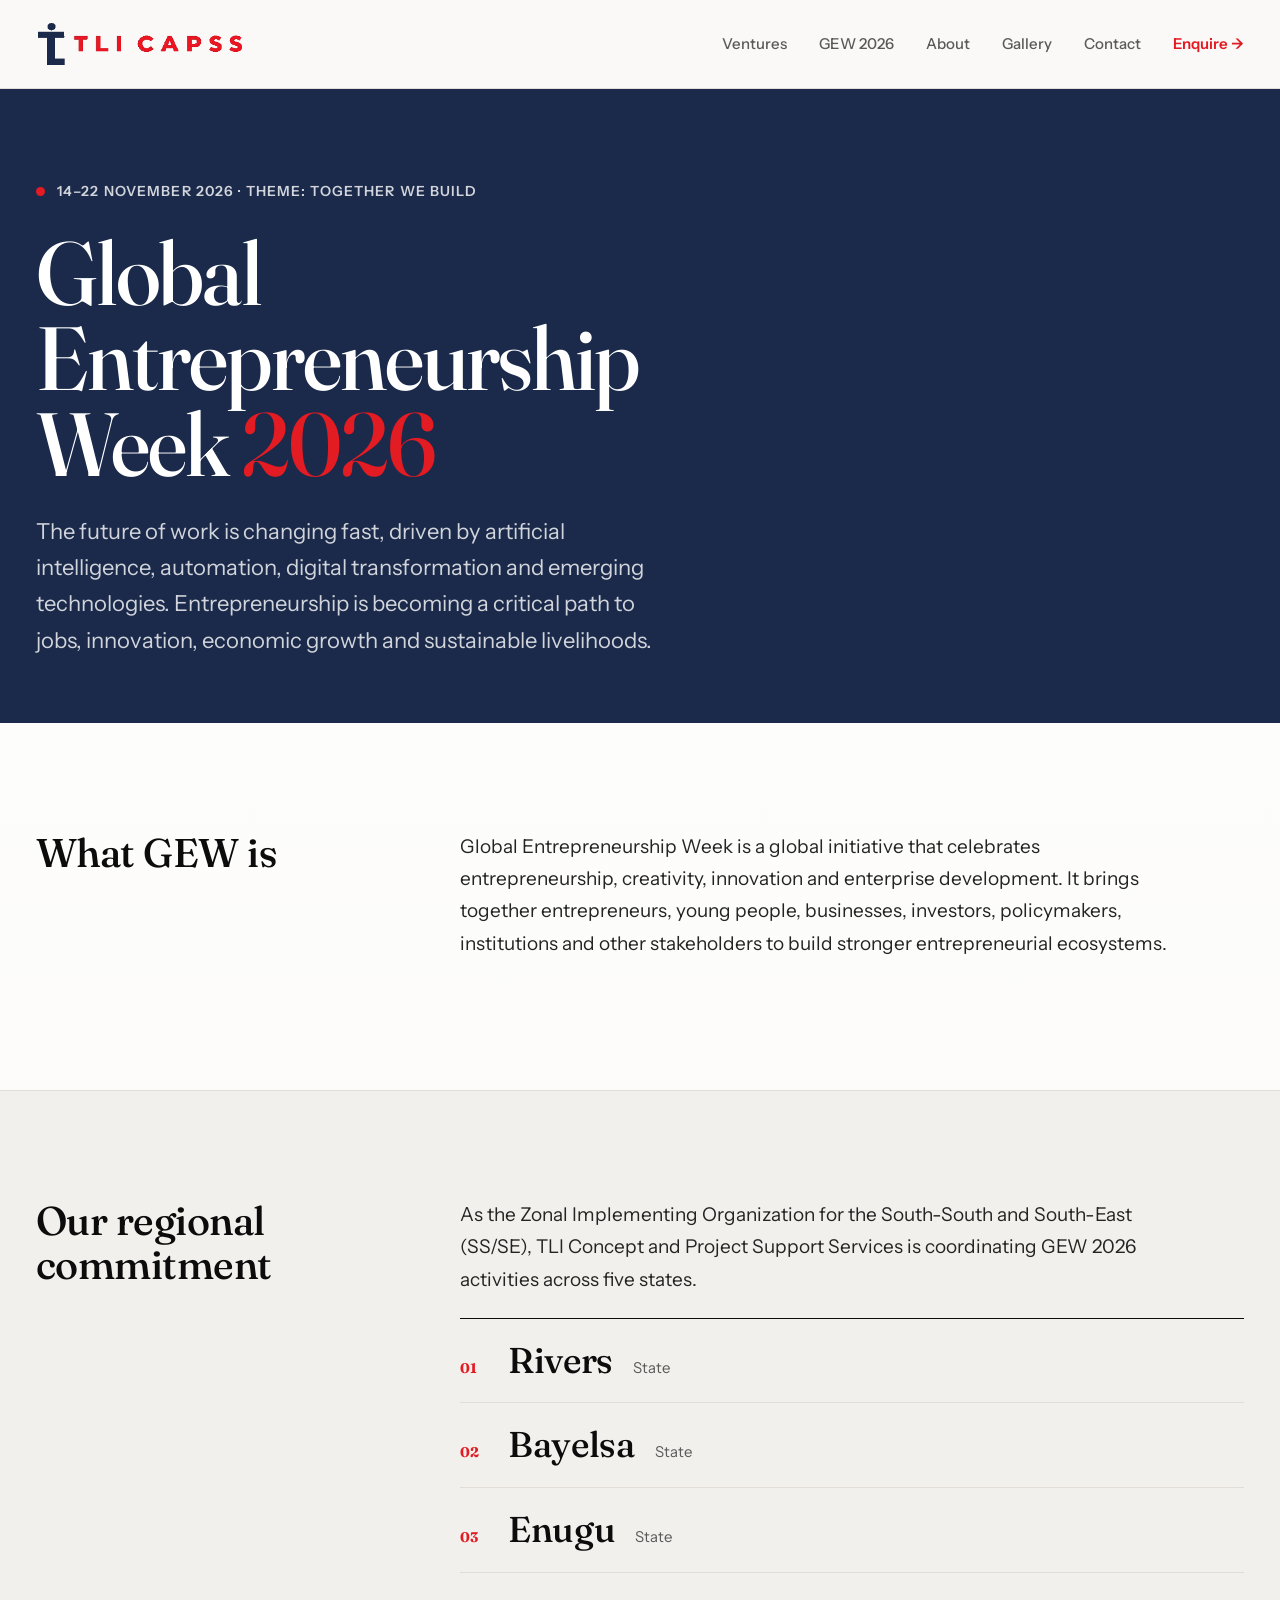
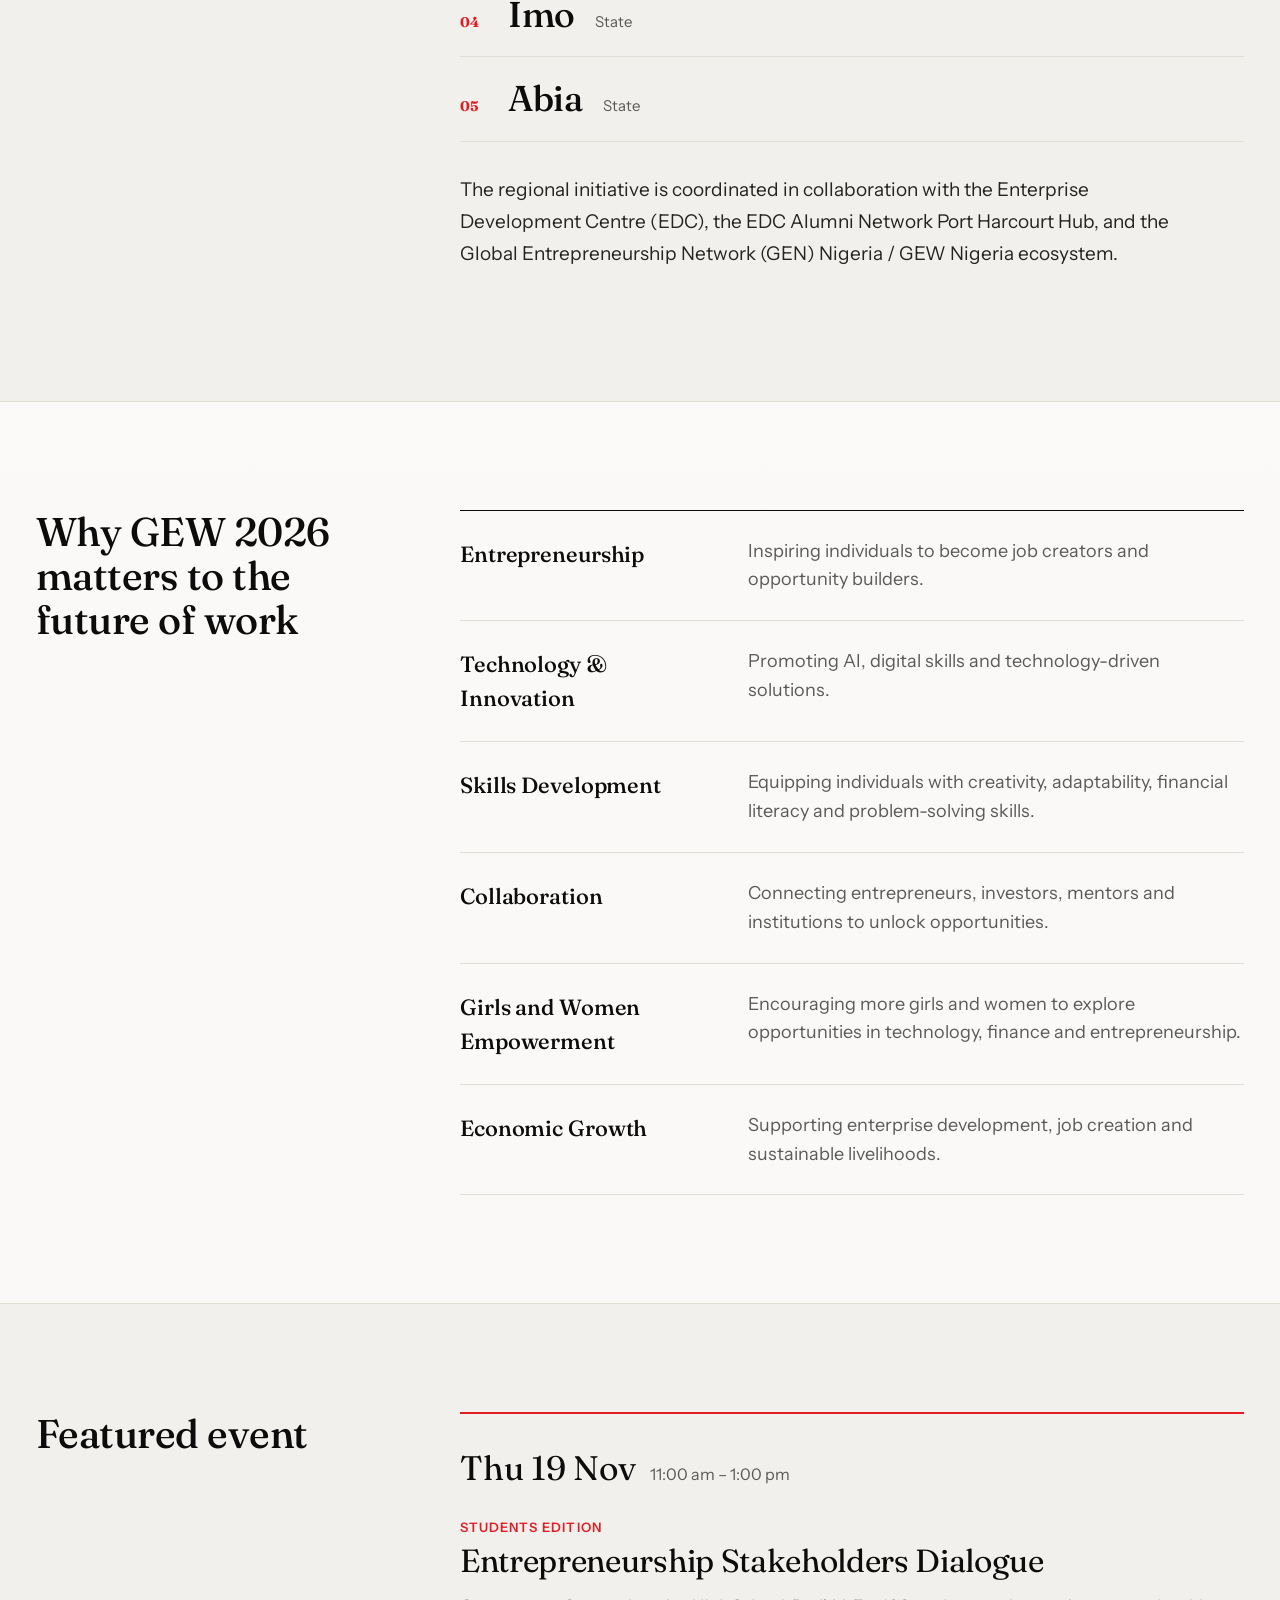
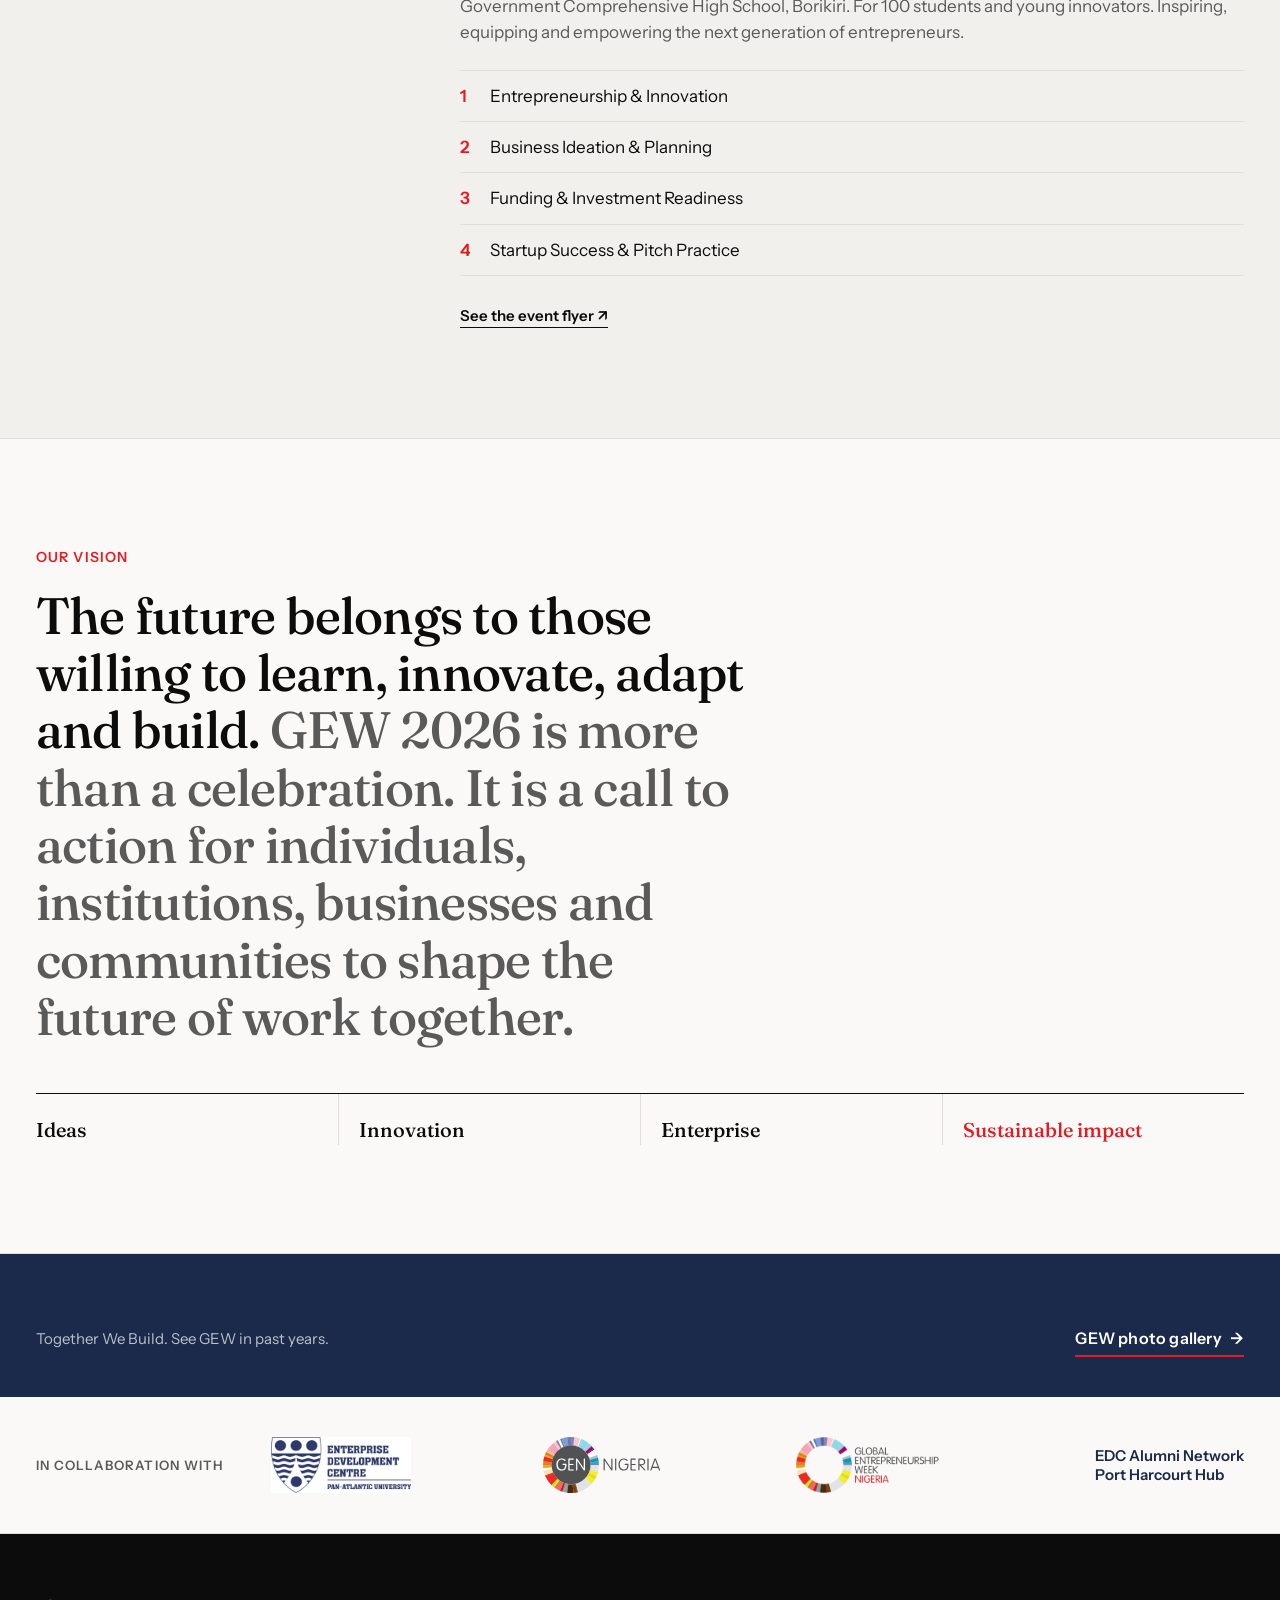
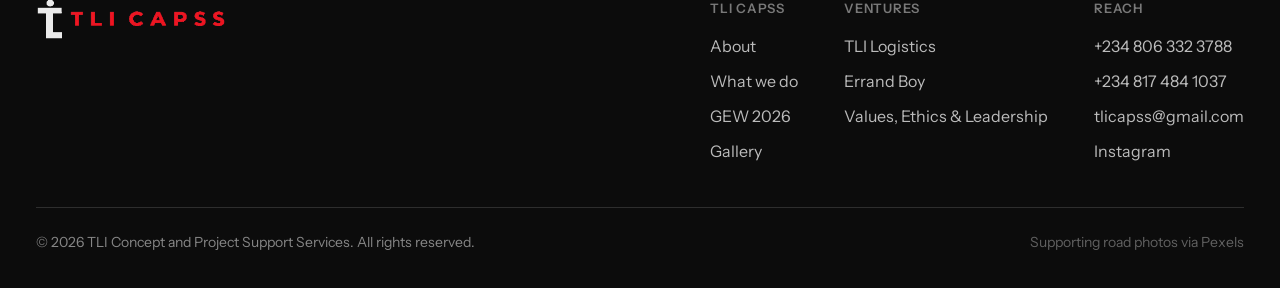
<file: gew-2026.html>
<!DOCTYPE html>
<html lang="en">

<head>
  <meta charset="utf-8" />
  <meta name="viewport" content="width=device-width, initial-scale=1" />
  <meta name="description" content="TLI Concept and Project Support Services is the Zonal Implementing Organization for Global Entrepreneurship Week 2026 across Rivers, Bayelsa, Enugu, Imo and Abia." />
  <title>GEW 2026 — TLI Concept and Project Support Services</title>

  <meta property="og:type" content="website" />
  <meta property="og:site_name" content="TLI CAPSS" />
  <meta property="og:title" content="GEW 2026 — TLI Concept and Project Support Services" />
  <meta property="og:description" content="TLI Concept and Project Support Services is the Zonal Implementing Organization for Global Entrepreneurship Week 2026 across Rivers, Bayelsa, Enugu, Imo and Abia." />
  <meta property="og:url" content="https://tli-beryl.vercel.app/gew-2026" />
  <meta property="og:image" content="https://tli-beryl.vercel.app/images/brand/social.png" />
  <meta property="og:image:width" content="1200" />
  <meta property="og:image:height" content="630" />
  <meta property="og:image:alt" content="TLI CAPSS" />
  <meta name="twitter:card" content="summary_large_image" />
  <meta name="twitter:title" content="GEW 2026 — TLI Concept and Project Support Services" />
  <meta name="twitter:description" content="TLI Concept and Project Support Services is the Zonal Implementing Organization for Global Entrepreneurship Week 2026 across Rivers, Bayelsa, Enugu, Imo and Abia." />
  <meta name="twitter:image" content="https://tli-beryl.vercel.app/images/brand/social.png" />

  <link rel="icon" type="image/png" href="images/brand/favicon.png" />
  <link rel="preconnect" href="https://fonts.googleapis.com" />
  <link rel="preconnect" href="https://fonts.gstatic.com" crossorigin />
  <link href="https://fonts.googleapis.com/css2?family=Fraunces:ital,opsz,wght@0,9..144,300..700;1,9..144,300..700&family=Instrument+Sans:wght@400..700&family=Montserrat:wght@600;700&display=swap" rel="stylesheet" />
  <link href="css/site.css" rel="stylesheet" />
</head>

<body>

  <header class="head">
    <div class="wrap head-inner">
      <a class="brand" href="/">
        <img class="brand-logo" src="images/brand/logo-horizontal.png" alt="TLI CAPSS" width="220" height="49" />
      </a>
      <nav class="nav" aria-label="Primary">
        <a href="/#ventures">Ventures</a>
        <a href="/#gew">GEW 2026</a>
        <a href="/#about">About</a>
        <a href="/gallery">Gallery</a>
        <a href="/#contact">Contact</a>
        <a class="navcta" href="/#contact">Enquire →</a>
      </nav>
      <button type="button" class="nav-toggle" id="navToggle" aria-expanded="false" aria-controls="navDrawer" aria-label="Open menu">
        <span class="nav-toggle-bars" aria-hidden="true"></span>
      </button>
    </div>
    <div class="nav-drawer" id="navDrawer" hidden>
      <nav class="nav-drawer-inner" aria-label="Mobile">
        <a href="/#ventures">Ventures</a>
        <a href="/#gew">GEW 2026</a>
        <a href="/#about">About</a>
        <a href="/gallery">Gallery</a>
        <a href="/#contact">Contact</a>
        <a class="navcta" href="/#contact">Enquire →</a>
      </nav>
    </div>
  </header>

  <section class="phead phead--navy">
    <div class="wrap">
      <p class="gew-kicker rv"><span class="gew-live" aria-hidden="true"></span>14–22 November 2026 · Theme: Together We Build</p>
      <h1 class="rv">Global Entrepreneurship Week <em>2026</em></h1>
      <p class="lede rv">The future of work is changing fast, driven by artificial intelligence, automation, digital transformation and emerging technologies. Entrepreneurship is becoming a critical path to jobs, innovation, economic growth and sustainable livelihoods.</p>
    </div>
  </section>

  <section class="section">
    <div class="wrap split">
      <h2 class="rv">What GEW is</h2>
      <div class="prose rv">
        <p>Global Entrepreneurship Week is a global initiative that celebrates entrepreneurship, creativity, innovation and enterprise development. It brings together entrepreneurs, young people, businesses, investors, policymakers, institutions and other stakeholders to build stronger entrepreneurial ecosystems.</p>
      </div>
    </div>
  </section>

  <section class="section section--mist">
    <div class="wrap split">
      <h2 class="rv">Our regional commitment</h2>
      <div class="rv">
        <div class="prose">
          <p>As the Zonal Implementing Organization for the South-South and South-East (SS/SE), TLI Concept and Project Support Services is coordinating GEW 2026 activities across five states.</p>
        </div>
        <ol class="gew-states gew-states--ink">
          <li>Rivers</li>
          <li>Bayelsa</li>
          <li>Enugu</li>
          <li>Imo</li>
          <li>Abia</li>
        </ol>
        <div class="prose">
          <p>The regional initiative is coordinated in collaboration with the Enterprise Development Centre (EDC), the EDC Alumni Network Port Harcourt Hub, and the Global Entrepreneurship Network (GEN) Nigeria / GEW Nigeria ecosystem.</p>
        </div>
      </div>
    </div>
  </section>

  <section class="section">
    <div class="wrap split">
      <h2 class="rv">Why GEW 2026 matters to the future of work</h2>
      <ol class="reasons">
            <li class="rv"><h3>Entrepreneurship</h3><p>Inspiring individuals to become job creators and opportunity builders.</p></li>
            <li class="rv"><h3>Technology &amp; Innovation</h3><p>Promoting AI, digital skills and technology-driven solutions.</p></li>
            <li class="rv"><h3>Skills Development</h3><p>Equipping individuals with creativity, adaptability, financial literacy and problem-solving skills.</p></li>
            <li class="rv"><h3>Collaboration</h3><p>Connecting entrepreneurs, investors, mentors and institutions to unlock opportunities.</p></li>
            <li class="rv"><h3>Girls and Women Empowerment</h3><p>Encouraging more girls and women to explore opportunities in technology, finance and entrepreneurship.</p></li>
            <li class="rv"><h3>Economic Growth</h3><p>Supporting enterprise development, job creation and sustainable livelihoods.</p></li>
      </ol>
    </div>
  </section>

  <section class="section section--mist" id="students-edition">
    <div class="wrap split">
      <h2 class="rv">Featured event</h2>
      <article class="gew-event gew-event--flat rv" aria-labelledby="se-title">
        <p class="gew-event-date"><strong>Thu 19 Nov</strong> 11:00 am – 1:00 pm</p>
        <p class="gew-event-kind">Students Edition</p>
        <h3 id="se-title">Entrepreneurship Stakeholders Dialogue</h3>
        <p class="gew-event-where">Government Comprehensive High School, Borikiri. For 100 students and young innovators. Inspiring, equipping and empowering the next generation of entrepreneurs.</p>
        <ol class="gew-sessions">
          <li>Entrepreneurship &amp; Innovation</li>
          <li>Business Ideation &amp; Planning</li>
          <li>Funding &amp; Investment Readiness</li>
          <li>Startup Success &amp; Pitch Practice</li>
        </ol>
        <a class="gew-flyer" href="images/gew-2026/students-edition-flyer.jpg" target="_blank" rel="noopener">See the event flyer <span class="arw">↗</span></a>
      </article>
    </div>
  </section>

  <section class="section">
    <div class="wrap">
      <p class="eyebrow rv">Our vision</p>
      <p class="manifesto rv">The future belongs to those willing to learn, innovate, adapt and build. <span>GEW 2026 is more than a celebration. It is a call to action for individuals, institutions, businesses and communities to shape the future of work together.</span></p>
      <ol class="manifesto-steps rv">
        <li>Ideas</li>
        <li>Innovation</li>
        <li>Enterprise</li>
        <li>Sustainable impact</li>
      </ol>
    </div>
  </section>

  <section class="gew gew--short">
    <div class="wrap">
      <div class="gew-strip-head rv">
        <p>Together We Build. See GEW in past years.</p>
        <a class="tlink tlink--light" href="/gallery#gew-2025">GEW photo gallery <span class="arw">→</span></a>
      </div>
    </div>
  </section>

  <section class="gew-partners" aria-label="GEW 2026 collaborators">
    <div class="wrap rv">
      <p>In collaboration with</p>
        <ul>
          <li><img src="images/partners/edc.jpg" alt="Enterprise Development Centre, Pan-Atlantic University" width="356" height="142" /></li>
          <li><img src="images/partners/gen-nigeria.svg" alt="Global Entrepreneurship Network Nigeria" width="214" height="98" /></li>
          <li><img src="images/partners/gew-nigeria.png" alt="Global Entrepreneurship Week Nigeria" width="851" height="284" /></li>
          <li class="gew-partners-text">EDC Alumni Network<br />Port Harcourt Hub</li>
        </ul>
    </div>
  </section>

  <footer class="foot">
    <div class="wrap">
      <div class="foot-top">
        <a class="brand" href="/">
          <img class="brand-logo brand-logo--foot" src="images/brand/logo-horizontal-on-dark.png" alt="TLI CAPSS" width="220" height="49" />
        </a>
        <div class="foot-links">
          <div class="foot-col">
            <h5>TLI CAPSS</h5>
            <a href="/#about">About</a>
            <a href="/#services">What we do</a>
            <a href="/gew-2026">GEW 2026</a>
            <a href="/gallery">Gallery</a>
          </div>
          <div class="foot-col">
            <h5>Ventures</h5>
            <a href="/logistics">TLI Logistics</a>
            <a href="/#ventures">Errand Boy</a>
            <a href="/#ventures">Values, Ethics &amp; Leadership</a>
          </div>
          <div class="foot-col">
            <h5>Reach</h5>
            <a class="contact-nowrap" href="tel:+2348063323788">+234 806 332 3788</a>
            <a class="contact-nowrap" href="tel:+2348174841037">+234 817 484 1037</a>
            <a class="contact-nowrap" href="mailto:tlicapss@gmail.com">tlicapss@gmail.com</a>
            <a href="https://www.instagram.com/tliconceptservices/" target="_blank" rel="noopener">Instagram</a>
          </div>
        </div>
      </div>
      <div class="foot-bottom">
        <span>&copy; 2026 TLI Concept and Project Support Services. All rights reserved.</span>
        <span class="foot-credit">Supporting road photos via Pexels</span>
      </div>
    </div>
  </footer>

  <script src="js/site.js" defer></script>
</body>

</html>
</file>
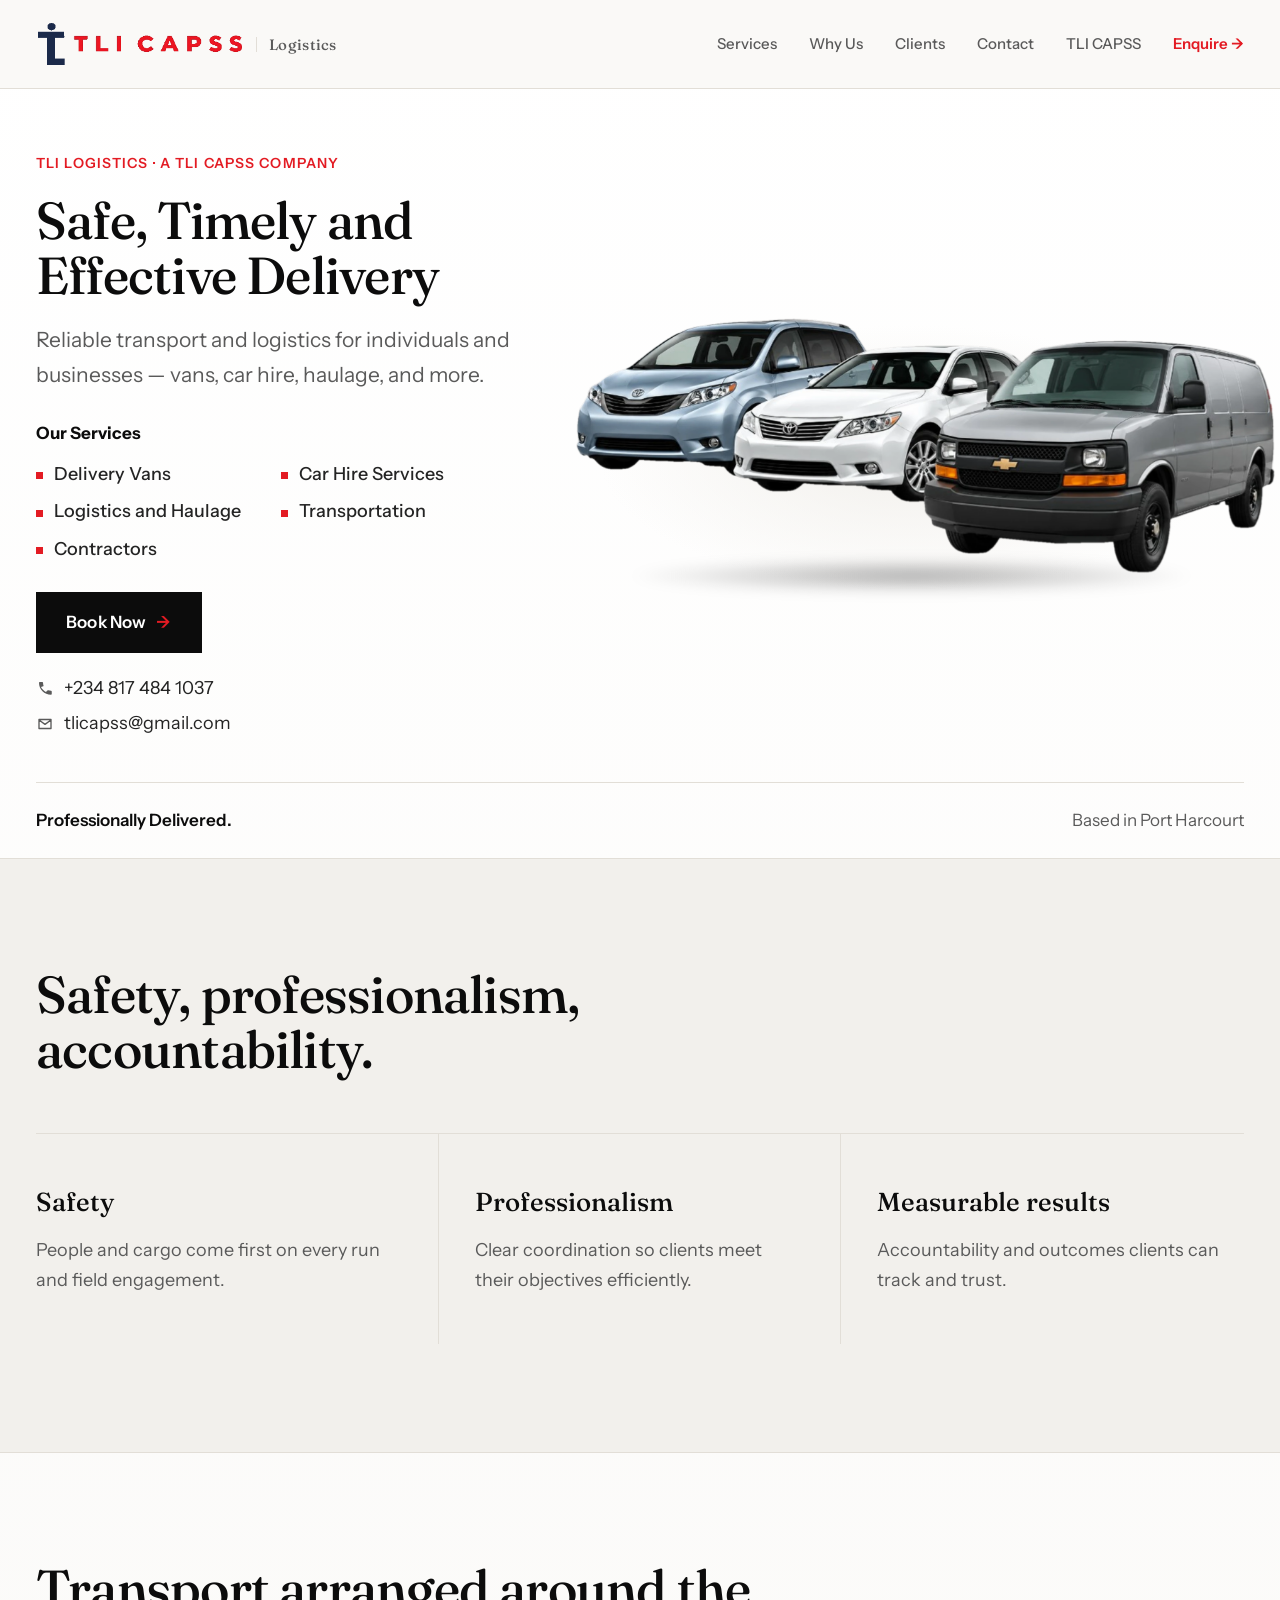
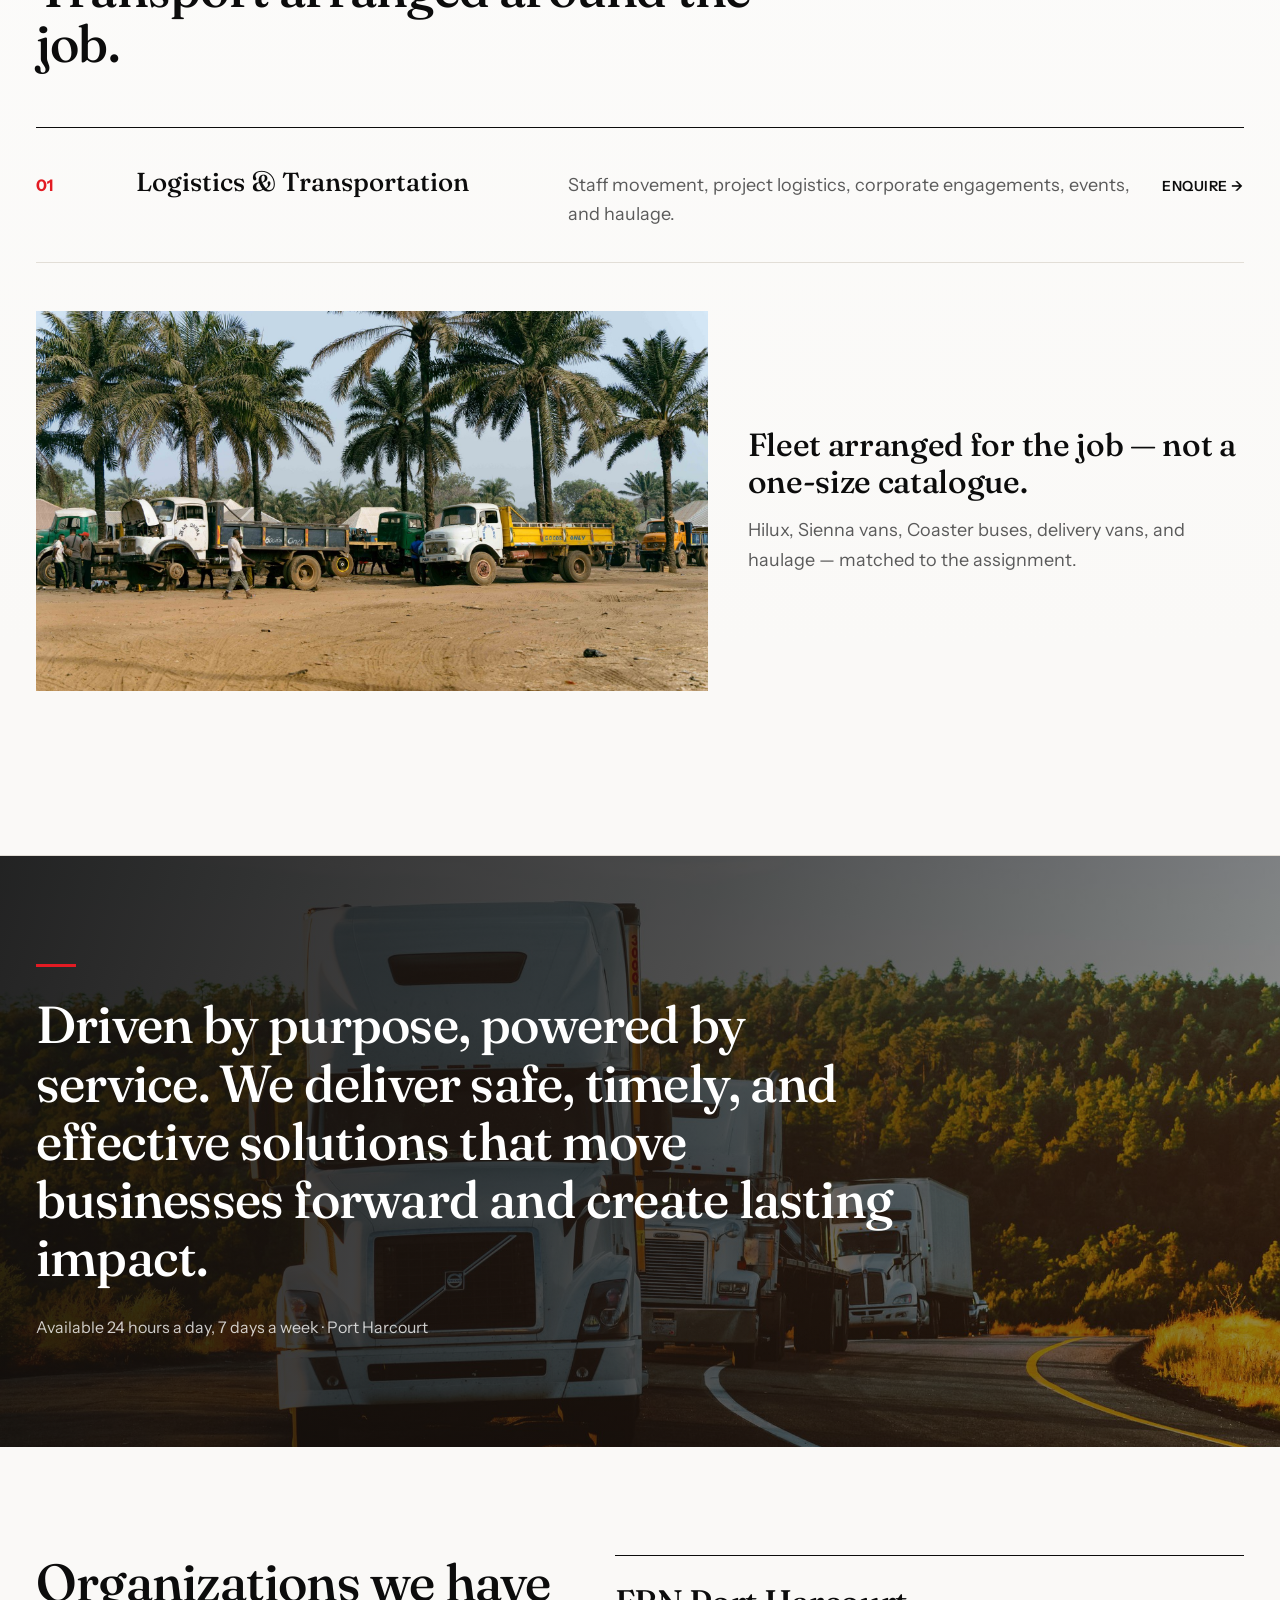
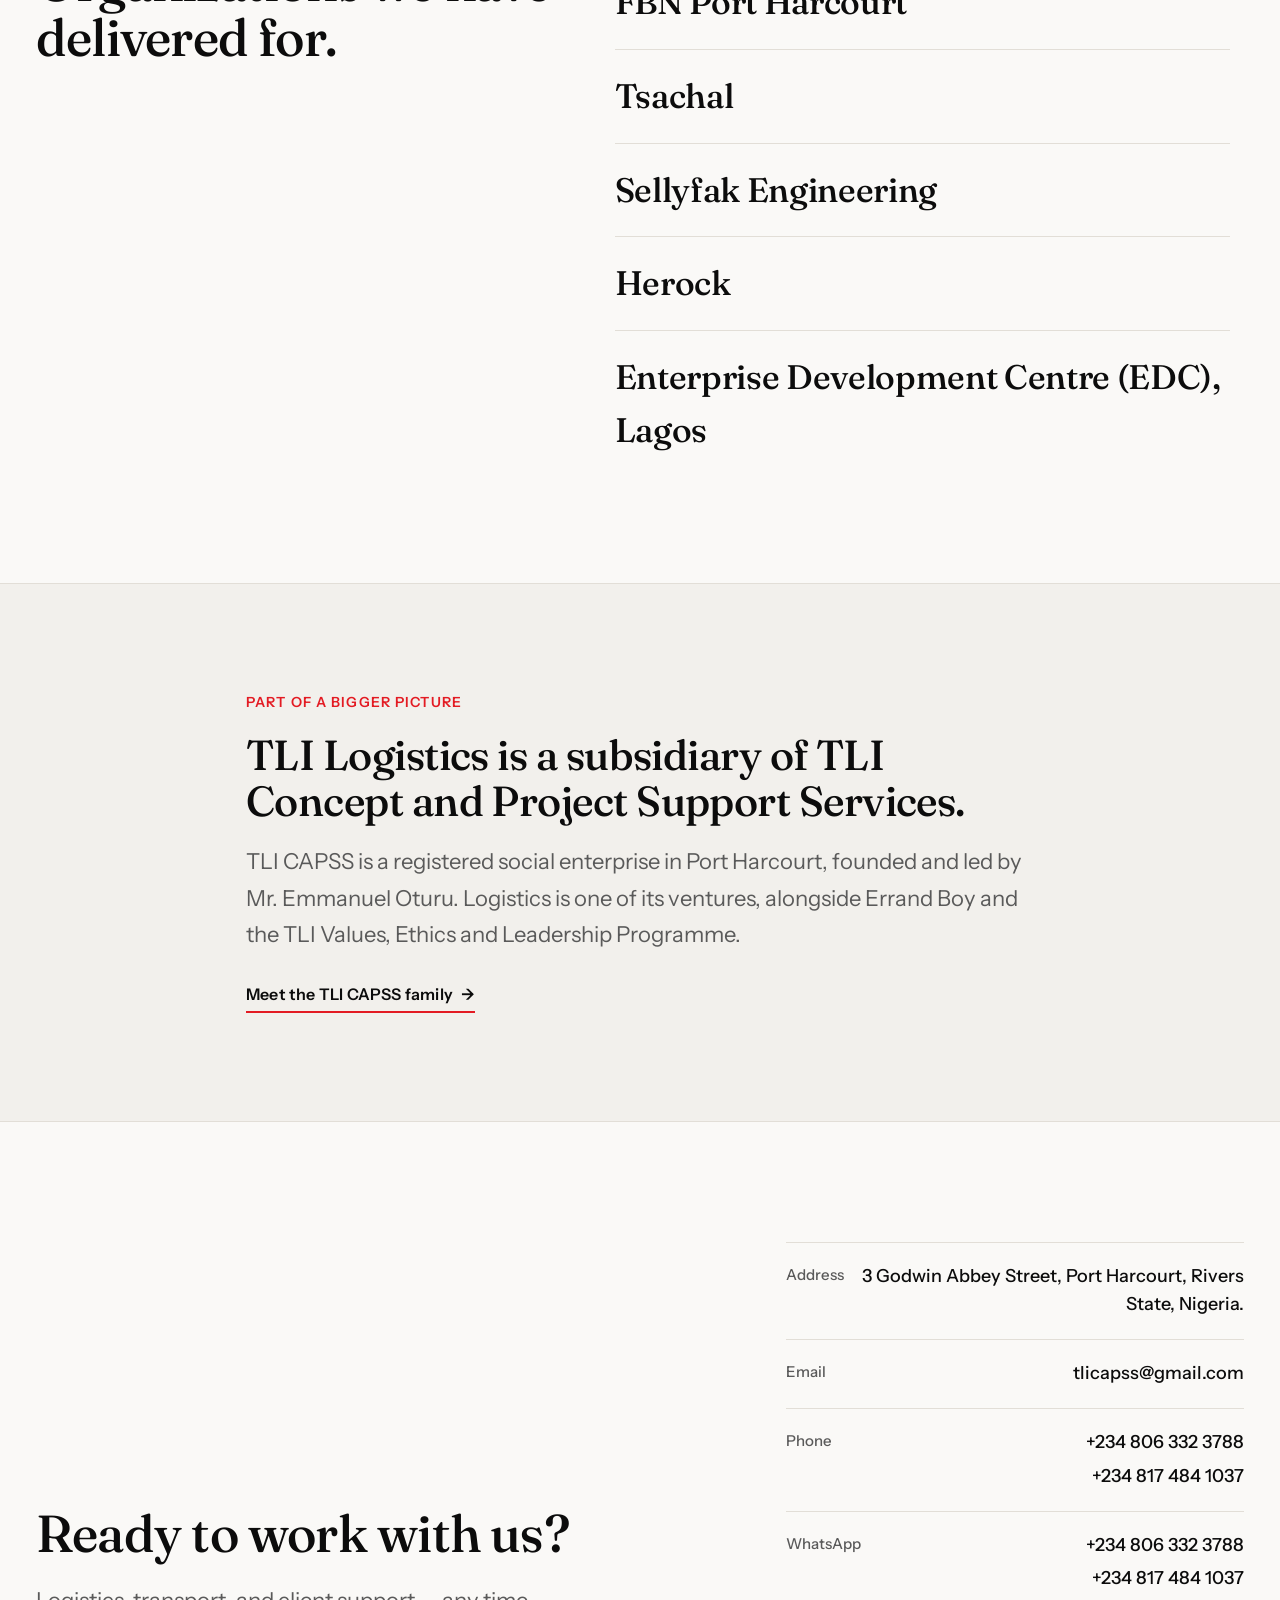
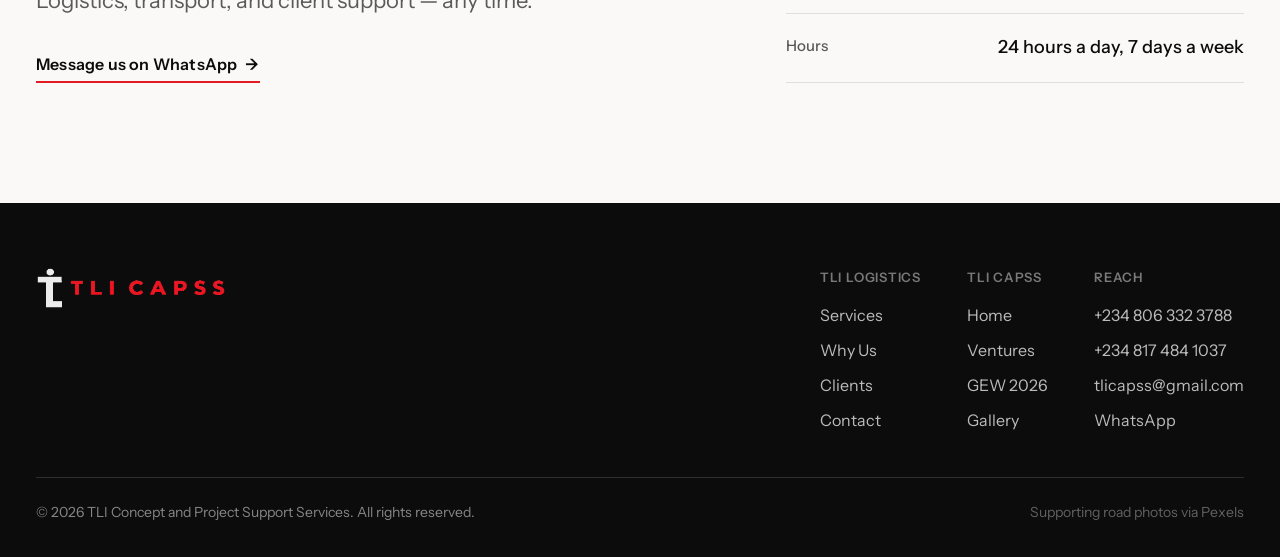
<file: logistics.html>
<!DOCTYPE html>
<html lang="en">

<head>
  <meta charset="utf-8" />
  <meta name="viewport" content="width=device-width, initial-scale=1" />
  <meta name="description" content="TLI Logistics, a subsidiary of TLI Concept and Project Support Services: delivery vans, car hire, haulage and transportation from Port Harcourt, Rivers State, Nigeria." />
  <title>TLI Logistics — Safe, Timely and Effective Delivery</title>

  <meta property="og:type" content="website" />
  <meta property="og:site_name" content="TLI Logistics" />
  <meta property="og:title" content="TLI Logistics — Safe, Timely and Effective Delivery" />
  <meta property="og:description" content="Delivery vans, car hire, haulage and transportation from Port Harcourt. A TLI CAPSS company." />
  <meta property="og:url" content="https://tli-beryl.vercel.app/logistics" />
  <meta property="og:image" content="https://tli-beryl.vercel.app/images/brand/social.png" />
  <meta property="og:image:width" content="1200" />
  <meta property="og:image:height" content="630" />
  <meta property="og:image:alt" content="TLI CAPSS" />
  <meta name="twitter:card" content="summary_large_image" />
  <meta name="twitter:title" content="TLI Logistics — Safe, Timely and Effective Delivery" />
  <meta name="twitter:description" content="Delivery vans, car hire, haulage and transportation from Port Harcourt. A TLI CAPSS company." />
  <meta name="twitter:image" content="https://tli-beryl.vercel.app/images/brand/social.png" />

  <link rel="icon" type="image/png" href="images/brand/favicon.png" />
  <link rel="preconnect" href="https://fonts.googleapis.com" />
  <link rel="preconnect" href="https://fonts.gstatic.com" crossorigin />
  <link href="https://fonts.googleapis.com/css2?family=Fraunces:ital,opsz,wght@0,9..144,300..700;1,9..144,300..700&family=Instrument+Sans:wght@400..700&family=Montserrat:wght@600;700&display=swap" rel="stylesheet" />
  <link href="css/site.css" rel="stylesheet" />
</head>

<body>

  <header class="head">
    <div class="wrap head-inner">
      <a class="brand" href="/" aria-label="TLI Logistics, part of TLI CAPSS">
        <img class="brand-logo" src="images/brand/logo-horizontal.png" alt="" width="220" height="49" />
        <span class="brand-sub">Logistics</span>
      </a>
      <nav class="nav" aria-label="Primary">
        <a href="#services">Services</a>
        <a href="#why">Why Us</a>
        <a href="#clients">Clients</a>
        <a href="#contact">Contact</a>
        <a href="/">TLI CAPSS</a>
        <a class="navcta" href="#contact">Enquire →</a>
      </nav>
      <button type="button" class="nav-toggle" id="navToggle" aria-expanded="false" aria-controls="navDrawer" aria-label="Open menu">
        <span class="nav-toggle-bars" aria-hidden="true"></span>
      </button>
    </div>
    <div class="nav-drawer" id="navDrawer" hidden>
      <nav class="nav-drawer-inner" aria-label="Mobile">
        <a href="#services">Services</a>
        <a href="#why">Why Us</a>
        <a href="#clients">Clients</a>
        <a href="#contact">Contact</a>
        <a href="/">TLI CAPSS</a>
        <a class="navcta" href="#contact">Enquire →</a>
      </nav>
    </div>
  </header>

  <!-- ===== hero ===== -->
  <section class="hero">
    <div class="wrap">
      <div class="hero-grid">
        <div class="hero-copy rv">
          <p class="eyebrow">TLI Logistics · a TLI CAPSS company</p>
          <h1>Safe, Timely and Effective Delivery</h1>
          <p class="lede">Reliable transport and logistics for individuals and businesses — vans, car hire, haulage, and more.</p>

          <div class="hero-services">
            <h2 class="hero-services-title">Our Services</h2>
            <ul>
              <li>Delivery Vans</li>
              <li>Car Hire Services</li>
              <li>Logistics and Haulage</li>
              <li>Transportation</li>
              <li>Contractors</li>
            </ul>
          </div>

          <a class="btn" href="https://wa.me/2348174841037?text=Hello%20TLI%20Logistics%2C%20I%27d%20like%20to%20book%20a%20service" target="_blank" rel="noopener">
            Book Now <span class="arw" aria-hidden="true">→</span>
          </a>

          <ul class="hero-contact">
            <li>
              <svg viewBox="0 0 24 24" width="18" height="18" aria-hidden="true"><path fill="currentColor" d="M6.6 10.8c1.4 2.8 3.8 5.2 6.6 6.6l2.1-2.1c.3-.3.7-.4 1.1-.3 1.1.4 2.3.6 3.6.6.6 0 1 .4 1 1V20c0 .6-.4 1-1 1C11.2 21 4 13.8 4 5c0-.6.4-1 1-1h3.4c.6 0 1 .4 1 1 0 1.3.2 2.5.6 3.6.1.4 0 .8-.3 1.1z"/></svg>
              <a class="contact-nowrap" href="tel:+2348174841037">+234 817 484 1037</a>
            </li>
            <li>
              <svg viewBox="0 0 24 24" width="18" height="18" aria-hidden="true"><path fill="none" stroke="currentColor" stroke-width="1.8" stroke-linecap="round" stroke-linejoin="round" d="M4 6h16v12H4zM4.5 7l7.5 5.5L19.5 7"/></svg>
              <a class="contact-nowrap" href="mailto:tlicapss@gmail.com">tlicapss@gmail.com</a>
            </li>
          </ul>
        </div>

        <figure class="hero-figure rv">
          <img src="images/hero-fleet-cutout.webp" alt="TLI Logistics fleet: passenger van, car hire sedan and delivery van" width="1998" height="747" />
        </figure>

        <p class="hero-trust rv"><strong>Professionally Delivered.</strong><span>Based in Port Harcourt</span></p>
      </div>
    </div>
  </section>

  <!-- ===== pillars ===== -->
  <section class="section section--mist">
    <div class="wrap">
      <div class="section-lead rv">
        <h2>Safety, professionalism, accountability.</h2>
      </div>
      <div class="pillars">
        <div class="pillar rv">
          <h3>Safety</h3>
          <p>People and cargo come first on every run and field engagement.</p>
        </div>
        <div class="pillar rv">
          <h3>Professionalism</h3>
          <p>Clear coordination so clients meet their objectives efficiently.</p>
        </div>
        <div class="pillar rv">
          <h3>Measurable results</h3>
          <p>Accountability and outcomes clients can track and trust.</p>
        </div>
      </div>
    </div>
  </section>

  <!-- ===== services ===== -->
  <section class="section" id="services">
    <div class="wrap">
      <div class="section-lead rv">
        <h2>Transport arranged around the job.</h2>
      </div>
      <div class="ledger">
        <div class="ledger-row rv">
          <div class="ledger-no">01</div>
          <div class="ledger-name">Logistics &amp; Transportation</div>
          <div class="ledger-desc">Staff movement, project logistics, corporate engagements, events, and haulage.</div>
          <a class="ledger-go" href="https://wa.me/2348174841037" target="_blank" rel="noopener">Enquire →</a>
        </div>
      </div>

      <div class="service-feature rv">
        <figure class="service-feature-media">
          <img src="images/fleet-yard.jpg" alt="Trucks staged under palm trees along a Nigerian road" width="2000" height="1333" />
        </figure>
        <div class="service-feature-copy">
          <h3>Fleet arranged for the job — not a one-size catalogue.</h3>
          <p>Hilux, Sienna vans, Coaster buses, delivery vans, and haulage — matched to the assignment.</p>
        </div>
      </div>

    </div>
  </section>

  <!-- ===== cinematic commitment ===== -->
  <section class="quote-band" id="why">
    <div class="quote-band-bg" aria-hidden="true">
      <img src="images/fleet-highway.jpg" alt="" width="2000" height="1335" />
    </div>
    <div class="wrap quote-band-inner">
      <blockquote class="rv">
        <p>Driven by purpose, powered by service. We deliver safe, timely, and effective solutions that move businesses forward and create lasting impact.</p>
      </blockquote>
      <p class="quote-meta rv">Available 24 hours a day, 7 days a week · Port Harcourt</p>
    </div>
  </section>

  <!-- ===== clients ===== -->
  <section class="section" id="clients">
    <div class="wrap clients-layout">
      <div class="section-lead clients-lead rv">
        <h2>Organizations we have delivered for.</h2>
      </div>
      <div class="clients-scroll rv">
        <ul class="client-list">
          <li>FBN Port Harcourt</li>
          <li>Tsachal</li>
          <li>Sellyfak Engineering</li>
          <li>Herock</li>
          <li>Enterprise Development Centre (EDC), Lagos</li>
          <li>Oil and gas firms</li>
          <li>Families</li>
        </ul>
      </div>
    </div>
  </section>

  <!-- ===== about ===== -->
  <section class="section section--mist" id="about">
    <div class="wrap group-note rv">
      <p class="eyebrow">Part of a bigger picture</p>
      <h2>TLI Logistics is a subsidiary of TLI Concept and Project Support Services.</h2>
      <p class="lede">TLI CAPSS is a registered social enterprise in Port Harcourt, founded and led by Mr. Emmanuel Oturu. Logistics is one of its ventures, alongside Errand Boy and the TLI Values, Ethics and Leadership Programme.</p>
      <a class="tlink" href="/#ventures">Meet the TLI CAPSS family <span class="arw">→</span></a>
    </div>
  </section>

  <!-- ===== contact ===== -->
  <section class="close" id="contact">
    <div class="wrap">
      <div class="close-grid">
        <div class="rv">
          <h2>Ready to work with us?</h2>
          <p class="lede">Logistics, transport, and client support — any time.</p>
          <div class="close-cta">
            <a class="tlink" href="https://wa.me/2348174841037?text=Hello%20TLI%20Logistics%2C%20I%27d%20like%20to%20make%20an%20enquiry" target="_blank" rel="noopener">
              Message us on WhatsApp <span class="arw">→</span>
            </a>
          </div>
        </div>
        <ul class="close-list rv">
          <li>
            <span class="k">Address</span>
            <span class="v">3 Godwin Abbey Street, Port Harcourt, Rivers State, Nigeria.</span>
          </li>
          <li>
            <span class="k">Email</span>
            <a class="v contact-nowrap" href="mailto:tlicapss@gmail.com">tlicapss@gmail.com</a>
          </li>
          <li>
            <span class="k">Phone</span>
            <span class="v contact-stack">
              <a class="contact-nowrap" href="tel:+2348063323788">+234 806 332 3788</a>
              <a class="contact-nowrap" href="tel:+2348174841037">+234 817 484 1037</a>
            </span>
          </li>
          <li>
            <span class="k">WhatsApp</span>
            <span class="v contact-stack">
              <a class="contact-nowrap" href="https://wa.me/2348063323788" target="_blank" rel="noopener">+234 806 332 3788</a>
              <a class="contact-nowrap" href="https://wa.me/2348174841037" target="_blank" rel="noopener">+234 817 484 1037</a>
            </span>
          </li>
          <li>
            <span class="k">Hours</span>
            <span class="v">24 hours a day, 7 days a week</span>
          </li>
        </ul>
      </div>
    </div>
  </section>

  <footer class="foot">
    <div class="wrap">
      <div class="foot-top">
        <a class="brand" href="/">
          <img class="brand-logo brand-logo--foot" src="images/brand/logo-horizontal-on-dark.png" alt="TLI CAPSS" width="220" height="49" />
        </a>
        <div class="foot-links">
          <div class="foot-col">
            <h5>TLI Logistics</h5>
            <a href="#services">Services</a>
            <a href="#why">Why Us</a>
            <a href="#clients">Clients</a>
            <a href="#contact">Contact</a>
          </div>
          <div class="foot-col">
            <h5>TLI CAPSS</h5>
            <a href="/">Home</a>
            <a href="/#ventures">Ventures</a>
            <a href="/gew-2026">GEW 2026</a>
            <a href="/gallery">Gallery</a>
          </div>
          <div class="foot-col">
            <h5>Reach</h5>
            <a class="contact-nowrap" href="tel:+2348063323788">+234 806 332 3788</a>
            <a class="contact-nowrap" href="tel:+2348174841037">+234 817 484 1037</a>
            <a class="contact-nowrap" href="mailto:tlicapss@gmail.com">tlicapss@gmail.com</a>
            <a href="https://wa.me/2348174841037" target="_blank" rel="noopener">WhatsApp</a>
          </div>
        </div>
      </div>
      <div class="foot-bottom">
        <span>&copy; 2026 TLI Concept and Project Support Services. All rights reserved.</span>
        <span class="foot-credit">Supporting road photos via Pexels</span>
      </div>
    </div>
  </footer>

  <script src="js/site.js" defer></script>
</body>

</html>
</file>
<file: css/site.css>
/* ============================================================
   TLI CAPSS — site stylesheet
   Black + restrained logo red accents, Fraunces display +
   Instrument Sans body, warm paper, editorial rhythm, sharp corners.
   ============================================================ */

:root {
  --ink: #0c0c0c;
  --ink-soft: #242424;
  --ink-70: #5a5a5a;
  --accent: #e31b23;      /* logo red — use sparingly */
  --accent-dark: #b8141b;
  --paper: #faf9f7;
  --mist: #f2f0ec;
  --line: #e2ded7;
  --navy: #1b2a4a;        /* logo navy — GEW band */
  --navy-deep: #121d35;
  --display: "Fraunces", Georgia, "Times New Roman", serif;
  --body: "Instrument Sans", system-ui, -apple-system, sans-serif;
  --mark: "Montserrat", "Instrument Sans", system-ui, sans-serif; /* logo wordmark */
  --logo-red: #e41623;
  /* ~120% visual density at 100% browser zoom */
  --wrap-max: 1344px;
  --gutter: 36px;
  --header-h: 88px;
}

* { box-sizing: border-box; }

html { scroll-behavior: smooth; }

body {
  margin: 0;
  font-family: var(--body);
  font-size: 18px;
  color: var(--ink);
  background:
    radial-gradient(1100px 420px at 8% -8%, rgba(227, 27, 35, 0.035), transparent 55%),
    linear-gradient(180deg, #fff 0%, var(--paper) 42%, var(--paper) 100%);
  line-height: 1.55;
  font-weight: 400;
  -webkit-font-smoothing: antialiased;
  text-rendering: optimizeLegibility;
}

a { color: inherit; text-decoration: none; }
img { max-width: 100%; display: block; }

.wrap {
  width: 100%;
  max-width: var(--wrap-max);
  margin: 0 auto;
  padding: 0 var(--gutter);
}

/* ---------- shared type ---------- */
.lede {
  font-size: 22px;
  line-height: 1.65;
  color: var(--ink-70);
  font-weight: 300;
}

/* ---------- text-link CTA ---------- */
.tlink {
  display: inline-flex;
  align-items: center;
  gap: 8px;
  font-size: 16px;
  font-weight: 600;
  letter-spacing: .2px;
  color: var(--ink);
  padding-bottom: 4px;
  border-bottom: 2px solid var(--accent);
  transition: color .25s ease, border-color .25s ease, gap .25s ease;
}
.tlink .arw { transition: transform .25s ease; }
.tlink:hover { color: var(--accent-dark); border-color: var(--accent-dark); gap: 12px; }
.tlink:hover .arw { transform: translateX(3px); }

/* ============================================================
   HEADER
   ============================================================ */
.head {
  position: sticky;
  top: 0;
  z-index: 100;
  background: rgba(250, 249, 247, .94);
  backdrop-filter: saturate(1.2) blur(10px);
  border-bottom: 1px solid var(--line);
}
.head-inner {
  display: flex;
  align-items: center;
  justify-content: space-between;
  height: var(--header-h);
}
.brand {
  display: flex;
  align-items: center;
  gap: 12px;
}
.brand-logo {
  width: auto;
  height: 46px;
}
.brand-logo--foot {
  height: 42px;
  width: auto;
}
.nav {
  display: flex;
  gap: 32px;
  align-items: center;
}
.nav a {
  font-size: 15px;
  font-weight: 500;
  color: var(--ink-70);
  transition: color .2s ease;
}
.nav a:hover, .nav a.on { color: var(--ink); }
.nav .navcta { color: var(--accent); font-weight: 600; }

.nav-toggle {
  display: none;
  align-items: center;
  justify-content: center;
  width: 42px;
  height: 42px;
  margin: 0;
  padding: 0;
  border: 1px solid var(--line);
  background: transparent;
  cursor: pointer;
  color: var(--ink);
}
.nav-toggle-bars,
.nav-toggle-bars::before,
.nav-toggle-bars::after {
  display: block;
  width: 18px;
  height: 1.5px;
  background: currentColor;
  position: relative;
  transition: transform .25s ease, opacity .2s ease;
}
.nav-toggle-bars::before,
.nav-toggle-bars::after {
  content: "";
  position: absolute;
  left: 0;
}
.nav-toggle-bars::before { top: -6px; }
.nav-toggle-bars::after { top: 6px; }
.nav-toggle.is-open .nav-toggle-bars { background: transparent; }
.nav-toggle.is-open .nav-toggle-bars::before {
  top: 0;
  transform: rotate(45deg);
}
.nav-toggle.is-open .nav-toggle-bars::after {
  top: 0;
  transform: rotate(-45deg);
}
.nav-drawer {
  display: none;
  border-top: 1px solid var(--line);
  background: rgba(250, 249, 247, .98);
}
.nav-drawer[hidden] { display: none !important; }
.nav-drawer-inner {
  display: flex;
  flex-direction: column;
  padding: 8px 20px 20px;
}
.nav-drawer-inner a {
  display: block;
  padding: 16px 0;
  border-bottom: 1px solid var(--line);
  font-size: 16px;
  font-weight: 500;
  color: var(--ink-70);
}
.nav-drawer-inner a:hover,
.nav-drawer-inner a:focus-visible { color: var(--ink); }
.nav-drawer-inner .navcta {
  color: var(--accent);
  border-bottom: none;
  padding-top: 18px;
  font-weight: 600;
}
body.nav-open { overflow: hidden; }

/* ============================================================
   HERO
   ============================================================ */
.hero {
  padding: 64px 0 0;
  border-bottom: 1px solid var(--line);
  overflow: hidden;
}
.hero-grid {
  display: grid;
  grid-template-columns: minmax(0, .95fr) minmax(0, 1.05fr);
  grid-template-areas:
    "copy figure"
    "trust trust";
  column-gap: 48px;
  align-items: center;
}
.hero-copy { grid-area: copy; padding-bottom: 44px; }
.hero h1 {
  font-family: var(--display);
  font-size: clamp(36px, 4.2vw, 52px);
  font-weight: 500;
  letter-spacing: -0.015em;
  line-height: 1.06;
  margin: 0 0 20px;
  color: var(--ink);
}
.hero .lede {
  font-size: 21px;
  max-width: 520px;
  margin: 0 0 28px;
}
.hero-services { margin: 0 0 28px; }
.hero-services-title {
  font-family: var(--body);
  font-size: 17px;
  font-weight: 700;
  letter-spacing: 0;
  margin: 0 0 14px;
  color: var(--ink);
}
.hero-services ul {
  list-style: none;
  margin: 0;
  padding: 0;
  display: grid;
  grid-template-columns: repeat(2, max-content);
  gap: 10px 40px;
}
.hero-services li {
  font-size: 18px;
  font-weight: 500;
  color: var(--ink-soft);
  padding-left: 18px;
  position: relative;
  white-space: nowrap;
}
.hero-services li::before {
  content: "";
  position: absolute;
  left: 0;
  top: .62em;
  width: 7px;
  height: 7px;
  background: var(--accent);
}

.btn {
  display: inline-flex;
  align-items: center;
  gap: 10px;
  padding: 17px 30px;
  background: var(--ink);
  color: #fff;
  font-size: 17px;
  font-weight: 600;
  letter-spacing: .01em;
  transition: background .25s ease, gap .25s ease;
}
.btn .arw { color: var(--accent); transition: transform .25s ease, color .25s ease; }
.btn:hover { background: var(--accent); gap: 14px; }
.btn:hover .arw { color: #fff; transform: translateX(2px); }

.hero-contact {
  list-style: none;
  margin: 22px 0 0;
  padding: 0;
  display: grid;
  gap: 8px;
}
.hero-contact li {
  display: flex;
  align-items: center;
  gap: 10px;
  font-size: 18px;
  color: var(--ink-soft);
}
.hero-contact svg { color: var(--ink-70); flex-shrink: 0; }
.hero-contact a:hover { color: var(--accent); }

.hero-figure {
  grid-area: figure;
  position: relative;
  margin: 0 -36px 0 -64px;
  padding-bottom: 44px;
}
.hero-figure::before {
  content: "";
  position: absolute;
  left: 4%;
  right: 8%;
  top: 4%;
  bottom: 10%;
  border-radius: 50%;
  background: radial-gradient(closest-side, var(--mist) 0%, rgba(242,240,236,0) 100%);
  z-index: 0;
}
.hero-figure::after {
  content: "";
  position: absolute;
  left: 8%;
  right: 12%;
  bottom: 28px;
  height: 36px;
  border-radius: 50%;
  background: radial-gradient(closest-side, rgba(12,12,12,.32), rgba(12,12,12,0));
  filter: blur(6px);
  z-index: 0;
}
.hero-figure img {
  position: relative;
  z-index: 1;
  width: 100%;
  height: auto;
}
.hero-figure.rv { transform: translateX(40px); }

.hero-trust {
  grid-area: trust;
  display: flex;
  justify-content: space-between;
  align-items: center;
  flex-wrap: wrap;
  gap: 8px 24px;
  margin: 0;
  padding: 24px 0;
  border-top: 1px solid var(--line);
  font-size: 17px;
  color: var(--ink-70);
}
.hero-trust strong { color: var(--ink); font-weight: 600; }

/* ============================================================
   SECTIONS
   ============================================================ */
.section { padding: 108px 0; border-bottom: 1px solid var(--line); }
.section--mist { background: var(--mist); }
.section-lead {
  max-width: 720px;
  margin-bottom: 56px;
}
.section-lead h2,
.close h2 {
  font-family: var(--display);
  font-size: clamp(38px, 4.6vw, 52px);
  font-weight: 500;
  letter-spacing: -0.015em;
  line-height: 1.06;
  margin: 0;
}

.pillars {
  display: grid;
  grid-template-columns: repeat(3, 1fr);
  border-top: 1px solid var(--line);
}
.pillar {
  padding: 48px 36px 48px 0;
  border-right: 1px solid var(--line);
}
.pillar:last-child { border-right: none; padding-right: 0; }
.pillar:not(:first-child) { padding-left: 36px; }
.pillar h3 {
  font-family: var(--display);
  font-size: 26px;
  font-weight: 500;
  margin: 0 0 14px;
}
.pillar p {
  margin: 0;
  color: var(--ink-70);
  font-size: 18px;
  line-height: 1.65;
}

/* ============================================================
   SERVICES
   ============================================================ */
.ledger { border-top: 1px solid var(--ink); }
.ledger-row {
  display: grid;
  grid-template-columns: 72px 1fr 1.4fr auto;
  gap: 28px;
  align-items: baseline;
  padding: 34px 0;
  border-bottom: 1px solid var(--line);
  transition: background .25s ease, padding .25s ease;
}
.ledger-row:hover {
  background: rgba(255,255,255,.55);
  padding-left: 16px;
  padding-right: 16px;
}
.ledger-no {
  font-family: var(--body);
  font-size: 16px;
  font-weight: 700;
  color: var(--accent);
}
.ledger-name {
  font-family: var(--display);
  font-size: 26px;
  font-weight: 500;
}
.ledger-desc {
  color: var(--ink-70);
  font-size: 18px;
  line-height: 1.6;
}
.ledger-go {
  font-size: 14px;
  font-weight: 600;
  letter-spacing: 0.04em;
  text-transform: uppercase;
  color: var(--ink);
  white-space: nowrap;
}
.ledger-row:hover .ledger-go { color: var(--accent); }

.service-feature {
  display: grid;
  grid-template-columns: 1.15fr .85fr;
  gap: 40px;
  align-items: center;
  margin: 48px 0 56px;
}
.service-feature-media { margin: 0; }
.service-feature-media img {
  width: 100%;
  height: 380px;
  object-fit: cover;
}
.service-feature-copy h3 {
  font-family: var(--display);
  font-size: 32px;
  font-weight: 500;
  letter-spacing: -0.01em;
  line-height: 1.15;
  margin: 0 0 16px;
}
.service-feature-copy p:last-child {
  margin: 0;
  color: var(--ink-70);
  font-size: 18px;
  line-height: 1.65;
}

/* ============================================================
   CINEMATIC QUOTE BAND
   ============================================================ */
.quote-band {
  position: relative;
  min-height: 480px;
  display: flex;
  align-items: center;
  color: #fff;
  overflow: hidden;
}
.quote-band-bg {
  position: absolute;
  inset: 0;
}
.quote-band-bg img {
  width: 100%;
  height: 100%;
  object-fit: cover;
}
.quote-band-bg::after {
  content: "";
  position: absolute;
  inset: 0;
  background: linear-gradient(105deg, rgba(12,12,12,.9) 0%, rgba(12,12,12,.72) 50%, rgba(12,12,12,.42) 100%);
}
.quote-band-inner {
  position: relative;
  z-index: 1;
  padding: 108px var(--gutter);
}
.quote-band blockquote {
  margin: 0;
  max-width: 880px;
}
.quote-band blockquote p {
  font-family: var(--display);
  font-size: clamp(32px, 4.8vw, 52px);
  font-weight: 500;
  letter-spacing: -0.015em;
  line-height: 1.12;
  margin: 0;
}
.quote-band blockquote p::before {
  content: "";
  display: block;
  width: 40px;
  height: 3px;
  background: var(--accent);
  margin-bottom: 28px;
}
.quote-meta {
  margin: 28px 0 0;
  font-size: 16px;
  color: rgba(255,255,255,.78);
}

/* ============================================================
   CLIENTS
   ============================================================ */
.clients-layout {
  display: grid;
  grid-template-columns: minmax(0, .9fr) minmax(0, 1.1fr);
  gap: 48px 64px;
  align-items: start;
}
.clients-layout .section-lead,
.clients-lead {
  margin-bottom: 0;
  position: sticky;
  top: calc(var(--header-h) + 24px);
  align-self: start;
}
.clients-scroll {
  max-height: min(62vh, 520px);
  overflow-y: auto;
  overscroll-behavior: contain;
  scrollbar-gutter: stable;
  border-top: 1px solid var(--ink);
  padding-right: 8px;
}
.clients-scroll::-webkit-scrollbar {
  width: 6px;
}
.clients-scroll::-webkit-scrollbar-thumb {
  background: var(--line);
  border-radius: 0;
}
.clients-scroll::-webkit-scrollbar-track {
  background: transparent;
}
.client-list {
  list-style: none;
  margin: 0;
  padding: 0;
}
.client-list li {
  font-family: var(--display);
  font-size: clamp(26px, 3vw, 34px);
  font-weight: 500;
  letter-spacing: -0.01em;
  padding: 20px 0;
  border-bottom: 1px solid var(--line);
}
.client-list li:last-child {
  border-bottom: none;
}

/* ============================================================
   ABOUT
   ============================================================ */
.about-lede {
  margin: 22px 0 0;
  max-width: 720px;
}
.about-ceo {
  display: grid;
  grid-template-columns: minmax(0, 420px) minmax(0, 1fr);
  gap: 56px;
  align-items: center;
  padding-top: 8px;
}
.about-photo { margin: 0; }
.about-photo img {
  width: 100%;
  height: auto;
}
.about-role {
  margin: 0 0 10px;
  font-size: 15px;
  font-weight: 500;
  color: var(--accent);
}
.about-meta h3 {
  margin: 0 0 16px;
  font-family: var(--display);
  font-size: clamp(32px, 3.6vw, 42px);
  font-weight: 500;
  letter-spacing: -0.013em;
  line-height: 1.1;
}
.about-meta p:last-child {
  margin: 0;
  font-size: 19px;
  line-height: 1.65;
  color: var(--ink-70);
  max-width: 52ch;
}
.about-approach {
  margin-top: 64px;
  padding-top: 40px;
  border-top: 1px solid var(--ink);
  display: grid;
  grid-template-columns: minmax(0, 420px) minmax(0, 1fr);
  gap: 56px;
  align-items: start;
}
.about-approach h3 {
  margin: 0;
  font-family: var(--display);
  font-size: 28px;
  font-weight: 500;
  letter-spacing: -0.01em;
}
.about-approach p {
  margin: 0;
  font-size: 19px;
  line-height: 1.65;
  color: var(--ink-70);
  max-width: 62ch;
}

/* ============================================================
   CONTACT
   ============================================================ */
.close { padding: 120px 0; }
.close-grid {
  display: grid;
  grid-template-columns: 1.2fr .8fr;
  gap: 64px;
  align-items: end;
}
.close .lede { max-width: 520px; }
.close-list {
  list-style: none;
  margin: 0;
  padding: 0;
}
.close-list li {
  padding: 20px 0;
  border-bottom: 1px solid var(--line);
  display: flex;
  justify-content: space-between;
  gap: 16px;
}
.close-list li:first-child { border-top: 1px solid var(--line); }
.close-list .k {
  font-size: 15px;
  font-weight: 500;
  color: var(--ink-70);
  flex-shrink: 0;
}
.close-cta { margin-top: 32px; }
.close-list .v { color: var(--ink); font-weight: 500; text-align: right; }
.close-list a.v:hover,
.close-list .v a:hover { color: var(--accent); }
.contact-nowrap { white-space: nowrap; }
.contact-stack {
  display: flex;
  flex-direction: column;
  align-items: flex-end;
  gap: 6px;
}
.contact-stack a { color: inherit; }
.foot-col .contact-nowrap { display: block; }

/* ============================================================
   FOOTER
   ============================================================ */
.foot {
  background: var(--ink);
  color: rgba(255,255,255,.7);
  padding: 64px 0 34px;
}
.foot-top {
  display: flex;
  justify-content: space-between;
  align-items: flex-start;
  flex-wrap: wrap;
  gap: 30px;
  padding-bottom: 34px;
  border-bottom: 1px solid rgba(255,255,255,.14);
}
.foot-links {
  display: flex;
  gap: 46px;
  flex-wrap: wrap;
}
.foot-col h5 {
  font-family: var(--body);
  font-size: 13px;
  font-weight: 600;
  letter-spacing: 0.06em;
  text-transform: uppercase;
  color: rgba(255,255,255,.45);
  margin: 0 0 16px;
}
.foot-col a {
  display: block;
  color: rgba(255,255,255,.72);
  font-size: 16px;
  font-weight: 300;
  margin-bottom: 10px;
  transition: color .2s ease;
}
.foot-col a:hover { color: #fff; }
.foot-bottom {
  display: flex;
  justify-content: space-between;
  align-items: center;
  flex-wrap: wrap;
  gap: 10px;
  padding-top: 24px;
  font-size: 14px;
  color: rgba(255,255,255,.5);
}
.foot-credit { color: rgba(255,255,255,.35); }

/* ============================================================
   SHARED BITS (group site)
   ============================================================ */
.eyebrow {
  margin: 0 0 18px;
  font-size: 14px;
  font-weight: 600;
  letter-spacing: .08em;
  text-transform: uppercase;
  color: var(--accent);
}
.brand-sub {
  font-family: var(--display);
  font-size: 15px;
  font-weight: 500;
  letter-spacing: .02em;
  color: var(--ink-70);
  padding-left: 12px;
  border-left: 1px solid var(--line);
  line-height: 1;
}
.tlink--light { color: #fff; }
.tlink--light:hover { color: #fff; border-color: #fff; }
.about-link { margin-top: 22px; }
.about-lede strong { color: var(--ink); font-weight: 600; }
.group-note { max-width: 860px; }
.group-note h2 {
  font-family: var(--display);
  font-size: clamp(30px, 3.6vw, 42px);
  font-weight: 500;
  letter-spacing: -0.013em;
  line-height: 1.1;
  margin: 0 0 20px;
}
.group-note .lede { margin: 0 0 28px; }

/* ============================================================
   GROUP HERO — "TLI" mark + stacked full name, equal height
   ============================================================ */
.ghero { padding: 80px 0 0; }
.ghero-mark {
  --tli: clamp(96px, 15.5vw, 236px);
  display: flex;
  align-items: stretch;
  gap: clamp(22px, 3vw, 52px);
  margin: 0;
  font-weight: inherit;
}
.ghero-tli {
  font-family: var(--mark);
  font-size: var(--tli);
  font-weight: 700;
  letter-spacing: .42em;
  margin-right: -.42em;      /* cancel the tracking after the last letter */
  line-height: .72;          /* box hugs the cap height */
  color: var(--logo-red);
}
.ghero-full {
  display: flex;
  flex-direction: column;
  justify-content: space-between;
  font-family: var(--mark);
  font-size: calc(var(--tli) * .19);
  font-weight: 700;
  letter-spacing: .04em;
  line-height: .78;
  white-space: nowrap;
  color: var(--logo-red);
}
.ghero-lede { max-width: 600px; margin: 52px 0 0; }

/* faint photo behind the hero, fading out before it reaches the mark */
.ghero-top { position: relative; isolation: isolate; }
.ghero-photo {
  position: absolute; z-index: -1;
  top: -80px; bottom: -40px; right: calc(-1 * var(--gutter, 24px));
  width: 62%;
  pointer-events: none;
  -webkit-mask-image: linear-gradient(to right, transparent 0%, #000 55%), linear-gradient(to bottom, #000 70%, transparent 100%);
          mask-image: linear-gradient(to right, transparent 0%, #000 55%), linear-gradient(to bottom, #000 70%, transparent 100%);
  -webkit-mask-composite: source-in; mask-composite: intersect;
}
.ghero-photo img {
  width: 100%; height: 100%; object-fit: cover; object-position: 50% 40%;
  opacity: .13; mix-blend-mode: multiply;
}

/* ventures: one flush row, divided like the page beneath */
.vboxes {
  list-style: none;
  margin: 72px 0 0;
  padding: 0;
  display: grid;
  grid-template-columns: repeat(4, minmax(0, 1fr));
  border-top: 1px solid var(--ink);
  border-bottom: 1px solid var(--line);
}
.vbox + .vbox { border-left: 1px solid var(--line); }
.vbox > a,
.vbox > div {
  height: 100%;
  min-height: 232px;
  display: flex;
  flex-direction: column;
  gap: 10px;
  padding: 28px 28px 26px;
  transition: background .35s ease;
}
.vbox-kind {
  display: inline-flex;
  align-items: center;
  gap: 8px;
  font-size: 13px;
  font-weight: 600;
  letter-spacing: .08em;
  text-transform: uppercase;
  color: var(--ink-70);
}
.vbox-name {
  font-family: var(--display);
  font-size: clamp(25px, 2.2vw, 32px);
  font-weight: 400;
  letter-spacing: -0.01em;
  line-height: 1.08;
}
.vbox-desc { color: var(--ink-70); font-size: 16px; line-height: 1.5; max-width: 30ch; }
.vbox-go, .vbox-soon {
  margin-top: auto;
  padding-top: 14px;
  font-size: 14px;
  font-weight: 600;
}
.vbox-go { display: inline-flex; gap: 8px; }
.vbox-go .arw { color: var(--accent); transition: transform .25s ease; }
.vbox-soon { color: var(--ink-70); font-weight: 500; }
.vbox:not(.vbox--link) .vbox-name { color: var(--ink-70); }
.vbox--link > a:hover .vbox-name { color: var(--accent-dark); }
.vbox--link > a:hover .vbox-go .arw { transform: translateX(4px); }
.vbox--gew > a:hover .vbox-go .arw { transform: translateY(3px); }
.vbox--link > a:focus-visible { outline: 2px solid var(--accent); outline-offset: -2px; }
.vbox--gew .vbox-kind { color: var(--accent); }

/* ---------- endless photo strip ---------- */
.gew-strip-head {
  display: flex;
  justify-content: space-between;
  align-items: baseline;
  gap: 16px;
  flex-wrap: wrap;
  padding-top: 8px;
  margin-bottom: 20px;
}
.gew-strip-head p { margin: 0; font-size: 15px; color: rgba(255,255,255,.7); }
.marquee { overflow: hidden; padding-bottom: 80px; }
.marquee-track {
  list-style: none;
  margin: 0;
  padding: 0;
  display: flex;
  gap: 12px;
  width: max-content;
}
.marquee-track li { width: 248px; height: 168px; flex-shrink: 0; overflow: hidden; background: var(--navy-deep); }
.marquee-track img { width: 100%; height: 100%; object-fit: cover; }
@media (prefers-reduced-motion: no-preference) {
  @keyframes marquee { to { transform: translateX(calc(-50% - 6px)); } }
  .marquee-track { animation: marquee 70s linear infinite; }
  .marquee:hover .marquee-track,
  .marquee:focus-within .marquee-track { animation-play-state: paused; }
}
@media (prefers-reduced-motion: reduce) {
  .marquee { overflow-x: auto; }
}

/* ============================================================
   GEW 2026 FEATURE
   ============================================================ */
.gew {
  background: var(--navy);
  color: #fff;
  padding: 112px 0 0;
  overflow: hidden;
}
.gew-kicker {
  display: inline-flex;
  align-items: center;
  gap: 12px;
  margin: 0 0 28px;
  font-size: 14px;
  font-weight: 600;
  letter-spacing: .08em;
  text-transform: uppercase;
  color: rgba(255,255,255,.8);
}
.gew-live {
  width: 9px; height: 9px; border-radius: 50%;
  background: var(--accent);
  box-shadow: 0 0 0 0 rgba(227,27,35,.6);
  animation: gew-pulse 2.2s ease-out infinite;
}
@keyframes gew-pulse {
  0% { box-shadow: 0 0 0 0 rgba(227,27,35,.55); }
  70%, 100% { box-shadow: 0 0 0 12px rgba(227,27,35,0); }
}
.gew-title {
  font-family: var(--display);
  font-size: clamp(56px, 10vw, 152px);
  font-weight: 500;
  letter-spacing: -0.025em;
  line-height: .88;
  margin: 0;
}
.gew-title em { font-style: normal; color: var(--accent); display: block; }
.gew-sub {
  margin: 24px 0 0;
  font-family: var(--display);
  font-size: clamp(20px, 2vw, 26px);
  font-weight: 500;
  color: rgba(255,255,255,.75);
}
.gew-grid {
  display: grid;
  grid-template-columns: minmax(0, 1fr) minmax(0, 520px);
  gap: 72px;
  align-items: start;
  padding: 72px 0 88px;
}
.gew-statement {
  margin: 0 0 36px;
  font-size: clamp(21px, 2vw, 26px);
  line-height: 1.5;
  font-weight: 300;
  color: rgba(255,255,255,.92);
  max-width: 34ch;
}
.gew-states {
  list-style: none;
  counter-reset: st;
  margin: 0 0 40px;
  padding: 0;
  border-top: 1px solid rgba(255,255,255,.18);
}
.gew-states li {
  counter-increment: st;
  display: flex;
  align-items: baseline;
  gap: 20px;
  padding: 14px 0;
  border-bottom: 1px solid rgba(255,255,255,.18);
  font-family: var(--display);
  font-size: clamp(26px, 2.8vw, 36px);
  font-weight: 500;
  letter-spacing: -0.01em;
}
.gew-states li::before {
  content: counter(st, decimal-leading-zero);
  font-size: 14px;
  font-weight: 700;
  color: var(--accent);
  min-width: 28px;
}
.gew-states li::after {
  content: "State";
  font-family: var(--body);
  font-size: 15px;
  font-weight: 400;
  letter-spacing: 0;
  color: rgba(255,255,255,.5);
}

.gew-event {
  color: #fff;
  padding-top: 28px;
  border-top: 2px solid var(--accent);
}
.gew-event-date {
  margin: 0 0 22px;
  font-size: 16px;
  color: rgba(255,255,255,.7);
  display: flex;
  gap: 14px;
  align-items: baseline;
  flex-wrap: wrap;
}
.gew-event-date strong {
  font-family: var(--display);
  font-size: 34px;
  font-weight: 400;
  color: #fff;
}
.gew-event-kind {
  margin: 0 0 6px;
  font-size: 13px;
  font-weight: 600;
  letter-spacing: .08em;
  text-transform: uppercase;
  color: var(--accent);
}
.gew-event h3 {
  font-family: var(--display);
  font-size: 32px;
  font-weight: 400;
  letter-spacing: -0.01em;
  line-height: 1.12;
  margin: 0 0 14px;
}
.gew-event-where { margin: 0 0 24px; color: rgba(255,255,255,.72); font-size: 17px; }
.gew-sessions {
  list-style: none;
  counter-reset: ss;
  margin: 0 0 26px;
  padding: 0;
  border-top: 1px solid rgba(255,255,255,.18);
}
.gew-sessions li {
  counter-increment: ss;
  display: flex;
  gap: 16px;
  padding: 12px 0;
  border-bottom: 1px solid rgba(255,255,255,.18);
  font-size: 17px;
}
.gew-sessions li::before {
  content: counter(ss);
  font-weight: 600;
  color: var(--accent);
  min-width: 14px;
}
.gew-flyer {
  font-size: 15px;
  font-weight: 600;
  border-bottom: 1px solid currentColor;
  padding-bottom: 2px;
}
.gew-flyer:hover { color: var(--accent); }
/* same event, on light ground (GEW 2026 page) */
.gew-event--flat { color: var(--ink); }
.gew-event--flat .gew-event-date,
.gew-event--flat .gew-event-where { color: var(--ink-70); }
.gew-event--flat .gew-event-date strong { color: var(--ink); }
.gew-event--flat .gew-sessions { border-top-color: var(--line); }
.gew-event--flat .gew-sessions li { border-bottom-color: var(--line); }
.gew-event--flat .gew-flyer:hover { color: var(--accent-dark); }

/* partner logos: their own quiet row on paper, no panel */
.gew-partners { padding: 40px 0; border-bottom: 1px solid var(--line); }
.gew-partners .wrap {
  display: grid;
  grid-template-columns: auto 1fr;
  gap: 48px;
  align-items: center;
}
.gew-partners p {
  margin: 0;
  font-size: 13px;
  font-weight: 600;
  letter-spacing: .08em;
  text-transform: uppercase;
  color: var(--ink-70);
}
.gew-partners ul {
  list-style: none;
  margin: 0;
  padding: 0;
  display: flex;
  flex-wrap: wrap;
  align-items: center;
  justify-content: space-between;
  gap: 24px 48px;
}
.gew-partners img { height: 56px; width: auto; }
.gew-partners-text {
  font-weight: 600;
  font-size: 15px;
  line-height: 1.3;
  color: var(--navy);
}

/* ============================================================
   INNER PAGE HEAD (GEW 2026, gallery)
   ============================================================ */
.phead { padding: 88px 0 64px; border-bottom: 1px solid var(--line); }
.phead h1 {
  font-family: var(--display);
  font-size: clamp(44px, 7vw, 96px);
  font-weight: 500;
  letter-spacing: -0.022em;
  line-height: .95;
  margin: 0;
  max-width: 14ch;
}
.phead .lede { max-width: 640px; margin: 28px 0 0; }
.phead--navy { background: var(--navy); color: #fff; border-bottom: none; }
.phead--navy .lede { color: rgba(255,255,255,.8); }
.phead--navy h1 em { font-style: normal; color: var(--accent); }

.prose { max-width: 720px; }
.prose p { font-size: 19px; line-height: 1.7; color: var(--ink-soft); margin: 0 0 22px; }
.split {
  display: grid;
  grid-template-columns: minmax(0, 360px) minmax(0, 1fr);
  gap: 64px;
  align-items: start;
}
.split h2 {
  font-family: var(--display);
  font-size: clamp(30px, 3.4vw, 40px);
  font-weight: 500;
  letter-spacing: -0.013em;
  line-height: 1.1;
  margin: 0;
  position: sticky;
  top: calc(var(--header-h) + 24px);
}
.reasons { list-style: none; margin: 0; padding: 0; border-top: 1px solid var(--ink); }
.reasons li {
  display: grid;
  grid-template-columns: minmax(0, 260px) minmax(0, 1fr);
  gap: 28px;
  padding: 26px 0;
  border-bottom: 1px solid var(--line);
}
.reasons h3 {
  font-family: var(--display);
  font-size: 22px;
  font-weight: 500;
  letter-spacing: -0.005em;
  margin: 0;
}
.reasons p { margin: 0; color: var(--ink-70); font-size: 18px; line-height: 1.6; }
.manifesto {
  font-family: var(--display);
  font-size: clamp(30px, 4vw, 52px);
  font-weight: 500;
  letter-spacing: -0.015em;
  line-height: 1.12;
  margin: 0;
  max-width: 22ch;
}
.manifesto span { color: var(--ink-70); }
.manifesto-steps {
  list-style: none;
  margin: 48px 0 0;
  padding: 0;
  display: grid;
  grid-template-columns: repeat(4, 1fr);
  border-top: 1px solid var(--ink);
}
.manifesto-steps li {
  padding: 20px 20px 0 0;
  font-family: var(--display);
  font-size: 20px;
  font-weight: 500;
}
.manifesto-steps li + li { padding-left: 20px; border-left: 1px solid var(--line); }
.manifesto-steps li:last-child { color: var(--accent); }

.gew-states--ink { margin: 8px 0 32px; border-top-color: var(--ink); }
.gew-states--ink li { border-bottom-color: var(--line); }
.gew-states--ink li::after { color: var(--ink-70); }
.gew--short { padding-top: 64px; }
.gew--short .gew-strip-head { margin-bottom: 40px; }

/* ============================================================
   GALLERY PAGE
   ============================================================ */
.gal-nav {
  position: sticky;
  top: var(--header-h);
  z-index: 50;
  background: rgba(250, 249, 247, .96);
  border-bottom: 1px solid var(--line);
}
.gal-nav ul {
  list-style: none;
  margin: 0;
  padding: 14px 0;
  display: flex;
  gap: 8px;
  overflow-x: auto;
  scrollbar-width: none;
}
.gal-nav ul::-webkit-scrollbar { display: none; }
.gal-nav a {
  display: block;
  white-space: nowrap;
  padding: 6px 0;
  margin-right: 22px;
  font-size: 15px;
  color: var(--ink-70);
  border-bottom: 1px solid transparent;
  transition: color .2s ease, border-color .2s ease;
}
.gal-nav a:hover { color: var(--ink); border-color: var(--accent); }
.gal-set { padding: 72px 0; border-bottom: 1px solid var(--line); scroll-margin-top: calc(var(--header-h) + 64px); }
.gal-set-head {
  display: grid;
  grid-template-columns: 72px minmax(0, 1fr) auto;
  gap: 28px;
  align-items: baseline;
  margin-bottom: 28px;
}
.gal-set-no { font-family: var(--body); font-weight: 700; color: var(--accent); font-size: 16px; }
.gal-set-head h2 {
  font-family: var(--display);
  font-size: clamp(28px, 3.2vw, 40px);
  font-weight: 500;
  letter-spacing: -0.013em;
  line-height: 1.1;
  margin: 0;
}
.gal-set-meta { color: var(--ink-70); font-size: 16px; white-space: nowrap; }
.gal-grid { columns: 3 280px; column-gap: 12px; }
.gal-grid--two { columns: 2 280px; }
.gal-grid button {
  display: block;
  width: 100%;
  margin: 0 0 12px;
  padding: 0;
  border: 0;
  background: var(--mist);
  cursor: zoom-in;
  break-inside: avoid;
  overflow: hidden;
}
.gal-grid img { width: 100%; height: auto; transition: transform .7s cubic-bezier(.16,1,.3,1), opacity .3s ease; }
.gal-grid button:hover img { transform: scale(1.03); }
.gal-grid button:focus-visible { outline: 2px solid var(--accent); outline-offset: 3px; }

.lightbox {
  border: 0;
  padding: 0;
  max-width: 100vw;
  max-height: 100vh;
  width: 100vw;
  height: 100vh;
  background: rgba(12,12,12,.94);
  color: #fff;
}
.lightbox::backdrop { background: rgba(12,12,12,.94); }
.lightbox-inner {
  height: 100%;
  display: grid;
  grid-template-rows: 1fr auto;
  padding: 56px 72px 24px;
  gap: 16px;
}
.lightbox img { max-width: 100%; max-height: 100%; margin: auto; object-fit: contain; }
.lightbox-cap { margin: 0; text-align: center; font-size: 15px; color: rgba(255,255,255,.75); }
.lightbox button {
  position: absolute;
  background: transparent;
  border: 1px solid rgba(255,255,255,.3);
  color: #fff;
  width: 48px; height: 48px;
  font-size: 20px;
  cursor: pointer;
}
.lightbox button:hover { border-color: #fff; }
.lb-close { top: 16px; right: 16px; }
.lb-prev { left: 12px; top: 50%; transform: translateY(-50%); }
.lb-next { right: 12px; top: 50%; transform: translateY(-50%); }

@media (max-width: 940px) {
  .vboxes { grid-template-columns: repeat(2, minmax(0, 1fr)); }
  .vbox:nth-child(3) { border-left: 0; }
  .vbox:nth-child(n+3) { border-top: 1px solid var(--line); }
  .vbox:nth-child(3) > div { padding-left: 0; }
  .gew-grid { grid-template-columns: 1fr; gap: 48px; }
  .gew-partners .wrap { grid-template-columns: 1fr; gap: 20px; }
  .gew-partners ul { justify-content: flex-start; }
  .split { grid-template-columns: 1fr; gap: 28px; }
  .split h2 { position: static; }
  .reasons li { grid-template-columns: 1fr; gap: 8px; }
  .manifesto-steps { grid-template-columns: 1fr 1fr; }
  .manifesto-steps li { padding: 16px 16px 16px 0; border-bottom: 1px solid var(--line); }
  .manifesto-steps li + li { padding-left: 0; border-left: 0; }
  .gal-set-head { grid-template-columns: 40px minmax(0, 1fr); gap: 6px 18px; }
  .gal-set-meta { grid-column: 2; }
}
@media (max-width: 620px) {
  .ghero { padding: 44px 0 56px; }
  .ghero-mark { --tli: 18.5vw; gap: 14px; }
  .ghero-lede { margin-top: 32px; font-size: 18px; }
  .ghero-photo { width: 85%; top: -44px; }
  .ghero-photo img { opacity: .08; }
  .vboxes { grid-template-columns: 1fr; margin-top: 44px; }
  .vbox + .vbox { border-left: 0; border-top: 1px solid var(--line); }
  .vbox > a, .vbox > div { min-height: 0; padding: 22px 0; }
  .marquee-track li { width: 184px; height: 124px; }
  .marquee { padding-bottom: 56px; }
  .gew { padding-top: 72px; }
  .gew-event h3 { font-size: 25px; }
  .gew-grid { padding: 48px 0 64px; }
  .gew-partners img { height: 40px; }
  .phead { padding: 56px 0 44px; }
  .gal-set { padding: 48px 0; }
  .lightbox-inner { padding: 64px 12px 20px; }
  .lb-prev, .lb-next { top: auto; bottom: 14px; transform: none; }
  .brand-sub { font-size: 13px; padding-left: 8px; }
}
@media (prefers-reduced-motion: reduce) {
  .gew-live { animation: none; }
}

/* ---------- faint imagery behind venture cells ---------- */
.vbox > a { position: relative; overflow: hidden; isolation: isolate; }
.vbox-bg { position: absolute; z-index: -1; pointer-events: none; transition: opacity .5s ease, transform .8s cubic-bezier(.16,1,.3,1); }
.vbox-bg img { width: 100%; height: auto; }
.vbox-bg--gew { width: 190px; right: -72px; bottom: -84px; opacity: .2; }
.vbox-bg--cars { width: 340px; right: -70px; bottom: -6px; opacity: .13; filter: grayscale(1); }
.vbox--link > a:hover .vbox-bg { opacity: .32; transform: scale(1.04); }

/* ============================================================
   GEW 2026 — a clean rendition of the flyer
   ============================================================ */
.gewf { padding: 64px 0 0; background: #fff; border-top: 1px solid var(--line); border-bottom: 1px solid var(--line); overflow: hidden; }
.gewf-bar {
  display: flex;
  justify-content: space-between;
  align-items: center;
  gap: 20px;
  padding-bottom: 28px;
  border-bottom: 1px solid var(--line);
}
.gewf-logo { height: 76px; width: auto; }
.gewf-when {
  margin: 0;
  display: inline-flex;
  align-items: center;
  gap: 10px;
  font-size: 13px;
  font-weight: 600;
  letter-spacing: .08em;
  text-transform: uppercase;
  color: var(--ink-70);
}
.gewf-grid {
  display: grid;
  grid-template-columns: minmax(0, 1.05fr) minmax(0, .95fr);
  gap: clamp(36px, 5vw, 80px);
  padding: 56px 0 64px;
  align-items: start;
}
.gewf-photos {
  display: grid;
  grid-template-columns: 1fr 1fr 1fr;
  grid-template-rows: auto auto;
  gap: 10px;
  position: sticky;
  top: calc(var(--header-h) + 24px);
}
.gewf-photos figure { margin: 0; overflow: hidden; background: var(--mist); }
.gewf-photos img { width: 100%; height: 100%; object-fit: cover; }
.gewf-main { grid-column: 1 / -1; aspect-ratio: 5 / 4; }
.gewf-main img { object-position: 30% 40%; }
.gewf-side { grid-column: 1 / 3; aspect-ratio: 16 / 9; }
.gewf-cap {
  grid-column: 3;
  align-self: end;
  margin: 0;
  font-size: 14px;
  color: var(--ink-70);
  border-top: 1px solid var(--line);
  padding-top: 10px;
}
.gewf-kicker {
  margin: 0 0 18px;
  font-family: var(--mark);
  font-size: 13px;
  font-weight: 700;
  letter-spacing: .24em;
  text-transform: uppercase;
  color: var(--logo-red);
}
.gewf-title {
  font-family: var(--display);
  font-size: clamp(48px, 6.4vw, 92px);
  font-weight: 500;
  letter-spacing: -0.02em;
  line-height: .95;
  color: var(--navy);
  margin: 0;
}
.gewf-dates {
  margin: 18px 0 0;
  font-family: var(--display);
  font-size: 24px;
  color: var(--ink);
}
.gewf-lede { margin: 26px 0 0; font-size: 18px; line-height: 1.65; color: var(--ink-70); max-width: 52ch; }
.gewf-states {
  list-style: none;
  margin: 28px 0 0;
  padding: 0;
  display: flex;
  flex-wrap: wrap;
  border-top: 1px solid var(--line);
  border-bottom: 1px solid var(--line);
}
.gewf-states li {
  flex: 1 1 auto;
  padding: 14px 16px;
  font-weight: 600;
  font-size: 16px;
  color: var(--navy);
  text-align: center;
}
.gewf-states li + li { border-left: 1px solid var(--line); }
.gewf-event { margin-top: 44px; }
.gewf-event-tag {
  display: inline-block;
  margin: 0 0 12px;
  padding: 6px 10px 5px;
  background: var(--logo-red);
  color: #fff;
  font-family: var(--mark);
  font-size: 12px;
  font-weight: 700;
  letter-spacing: .2em;
  text-transform: uppercase;
}
.gewf-event h3 {
  font-family: var(--display);
  font-size: clamp(26px, 2.4vw, 34px);
  font-weight: 500;
  letter-spacing: -0.01em;
  line-height: 1.1;
  margin: 0 0 22px;
  color: var(--navy);
}
.gewf-facts {
  margin: 0;
  display: grid;
  grid-template-columns: auto auto minmax(0, 1.6fr) minmax(0, 1.2fr);
  border-top: 1px solid var(--navy);
}
.gewf-facts div { padding: 14px 16px 14px 0; }
.gewf-facts div + div { padding-left: 16px; border-left: 1px solid var(--line); }
.gewf-facts dt {
  font-size: 12px;
  font-weight: 600;
  letter-spacing: .08em;
  text-transform: uppercase;
  color: var(--ink-70);
  margin-bottom: 4px;
}
.gewf-facts dd { margin: 0; font-weight: 600; font-size: 15px; line-height: 1.35; }
.gewf-sessions {
  list-style: none;
  counter-reset: gs;
  margin: 0;
  padding: 0;
  display: grid;
  grid-template-columns: 1fr 1fr;
  border-top: 1px solid var(--line);
}
.gewf-sessions li {
  counter-increment: gs;
  display: flex;
  gap: 12px;
  padding: 14px 16px 14px 0;
  border-bottom: 1px solid var(--line);
  font-size: 16px;
  font-weight: 500;
}
.gewf-sessions li:nth-child(even) { padding-left: 16px; border-left: 1px solid var(--line); }
.gewf-sessions li::before {
  content: counter(gs, decimal-leading-zero);
  font-weight: 600;
  font-size: 13px;
  color: var(--logo-red);
  padding-top: 2px;
}
.gewf-links { display: flex; gap: 28px; align-items: baseline; flex-wrap: wrap; margin-top: 32px; }

.gewf-partners { border-top: 1px solid var(--line); background: var(--paper); }
.gewf-partners .wrap {
  display: grid;
  grid-template-columns: auto 1fr;
  gap: 48px;
  align-items: center;
  padding-top: 28px;
  padding-bottom: 28px;
}
.gewf-partners p {
  margin: 0;
  font-size: 13px;
  font-weight: 600;
  letter-spacing: .08em;
  text-transform: uppercase;
  color: var(--ink-70);
}
.gewf-partners ul {
  list-style: none;
  margin: 0;
  padding: 0;
  display: flex;
  flex-wrap: wrap;
  align-items: center;
  justify-content: space-between;
  gap: 20px 44px;
}
.gewf-partners img { height: 52px; width: auto; }
.gewf .marquee { padding: 0 0 12px; background: var(--paper); }
.gewf .marquee-track li { width: 220px; height: 148px; background: var(--mist); }

@media (max-width: 940px) {
  .gewf-grid { grid-template-columns: 1fr; }
  .gewf-photos { position: static; }
  .gewf-partners .wrap { grid-template-columns: 1fr; gap: 16px; }
  .gewf-partners ul { justify-content: flex-start; }
}
@media (max-width: 620px) {
  .gewf { padding-top: 40px; }
  .gewf-logo { height: 52px; }
  .gewf-when { font-size: 11px; }
  .gewf-grid { padding: 32px 0 48px; }
  .gewf-facts { grid-template-columns: 1fr 1fr; }
  .gewf-facts div:nth-child(3) { padding-left: 0; border-left: 0; }
  .gewf-facts div:nth-child(n+3) { border-top: 1px solid var(--line); }
  .gewf-sessions { grid-template-columns: 1fr; }
  .gewf-sessions li:nth-child(even) { padding-left: 0; border-left: 0; }
  .gewf-states li { padding: 12px 10px; font-size: 14px; }
  .gewf-partners img { height: 38px; }
  .gewf .marquee-track li { width: 168px; height: 112px; }
  .vbox-bg--gew { width: 150px; }
  .vbox-bg--cars { width: 260px; }
}

/* ============================================================
   REVEAL
   ============================================================ */
.rv {
  opacity: 0;
  transform: translateY(22px);
  transition: opacity .8s cubic-bezier(.16,1,.3,1), transform .8s cubic-bezier(.16,1,.3,1);
}
.rv.in { opacity: 1; transform: none; }

/* ============================================================
   RESPONSIVE
   ============================================================ */
@media (max-width: 940px) {
  .hero-grid {
    grid-template-columns: minmax(0, 1fr);
    grid-template-areas: "copy" "figure" "trust";
  }
  .hero-copy { padding-bottom: 8px; }
  .hero-figure { margin: 16px 0 0; padding-bottom: 40px; }
  .hero-figure::after { bottom: 24px; }
  .close-grid { grid-template-columns: 1fr; gap: 40px; }
  .pillars { grid-template-columns: 1fr; }
  .pillar {
    border-right: none;
    border-bottom: 1px solid var(--line);
    padding: 32px 0;
  }
  .pillar:not(:first-child) { padding-left: 0; }
  .service-feature { grid-template-columns: 1fr; gap: 24px; }
  .service-feature-media img { height: 280px; }
  .clients-layout { grid-template-columns: 1fr; gap: 32px; align-items: start; }
  .clients-layout .section-lead,
  .clients-lead {
    position: static;
    top: auto;
  }
  .clients-scroll {
    max-height: none;
    overflow: visible;
    padding-right: 0;
    scrollbar-gutter: auto;
  }
  .about-ceo,
  .about-approach { grid-template-columns: 1fr; gap: 28px; }
  .about-photo { max-width: 380px; }
  .close-list li { flex-direction: column; align-items: flex-start; gap: 6px; }
  .close-list .v { text-align: left; }
  .contact-stack { align-items: flex-start; }
  .ledger-row { grid-template-columns: 40px 1fr; gap: 8px 18px; }
  .ledger-desc,
  .ledger-go { grid-column: 2 / -1; }
}
@media (max-width: 620px) {
  :root {
    --gutter: 20px;
    --header-h: 72px;
  }
  body { font-size: 17px; }
  .wrap { padding: 0 var(--gutter); }
  .nav { display: none; }
  .nav-toggle { display: inline-flex; }
  .nav-drawer:not([hidden]) { display: block; }
  .brand-logo { height: 36px; }
  .hero { padding: 40px 0 0; }
  .hero h1 { font-size: clamp(30px, 8.5vw, 40px); }
  .hero .lede { font-size: 18px; }
  .hero-services ul { grid-template-columns: repeat(2, minmax(0, 1fr)); gap: 8px 24px; }
  .hero-services li { white-space: normal; }
  .quote-band-inner { padding: 72px var(--gutter); }
  .section { padding: 72px 0; }
  .section-lead h2,
  .close h2 { font-size: clamp(30px, 8vw, 40px); }
  .client-list li { font-size: clamp(22px, 6.5vw, 28px); padding: 16px 0; }
  .close { padding: 80px 0; }
}
</file>
